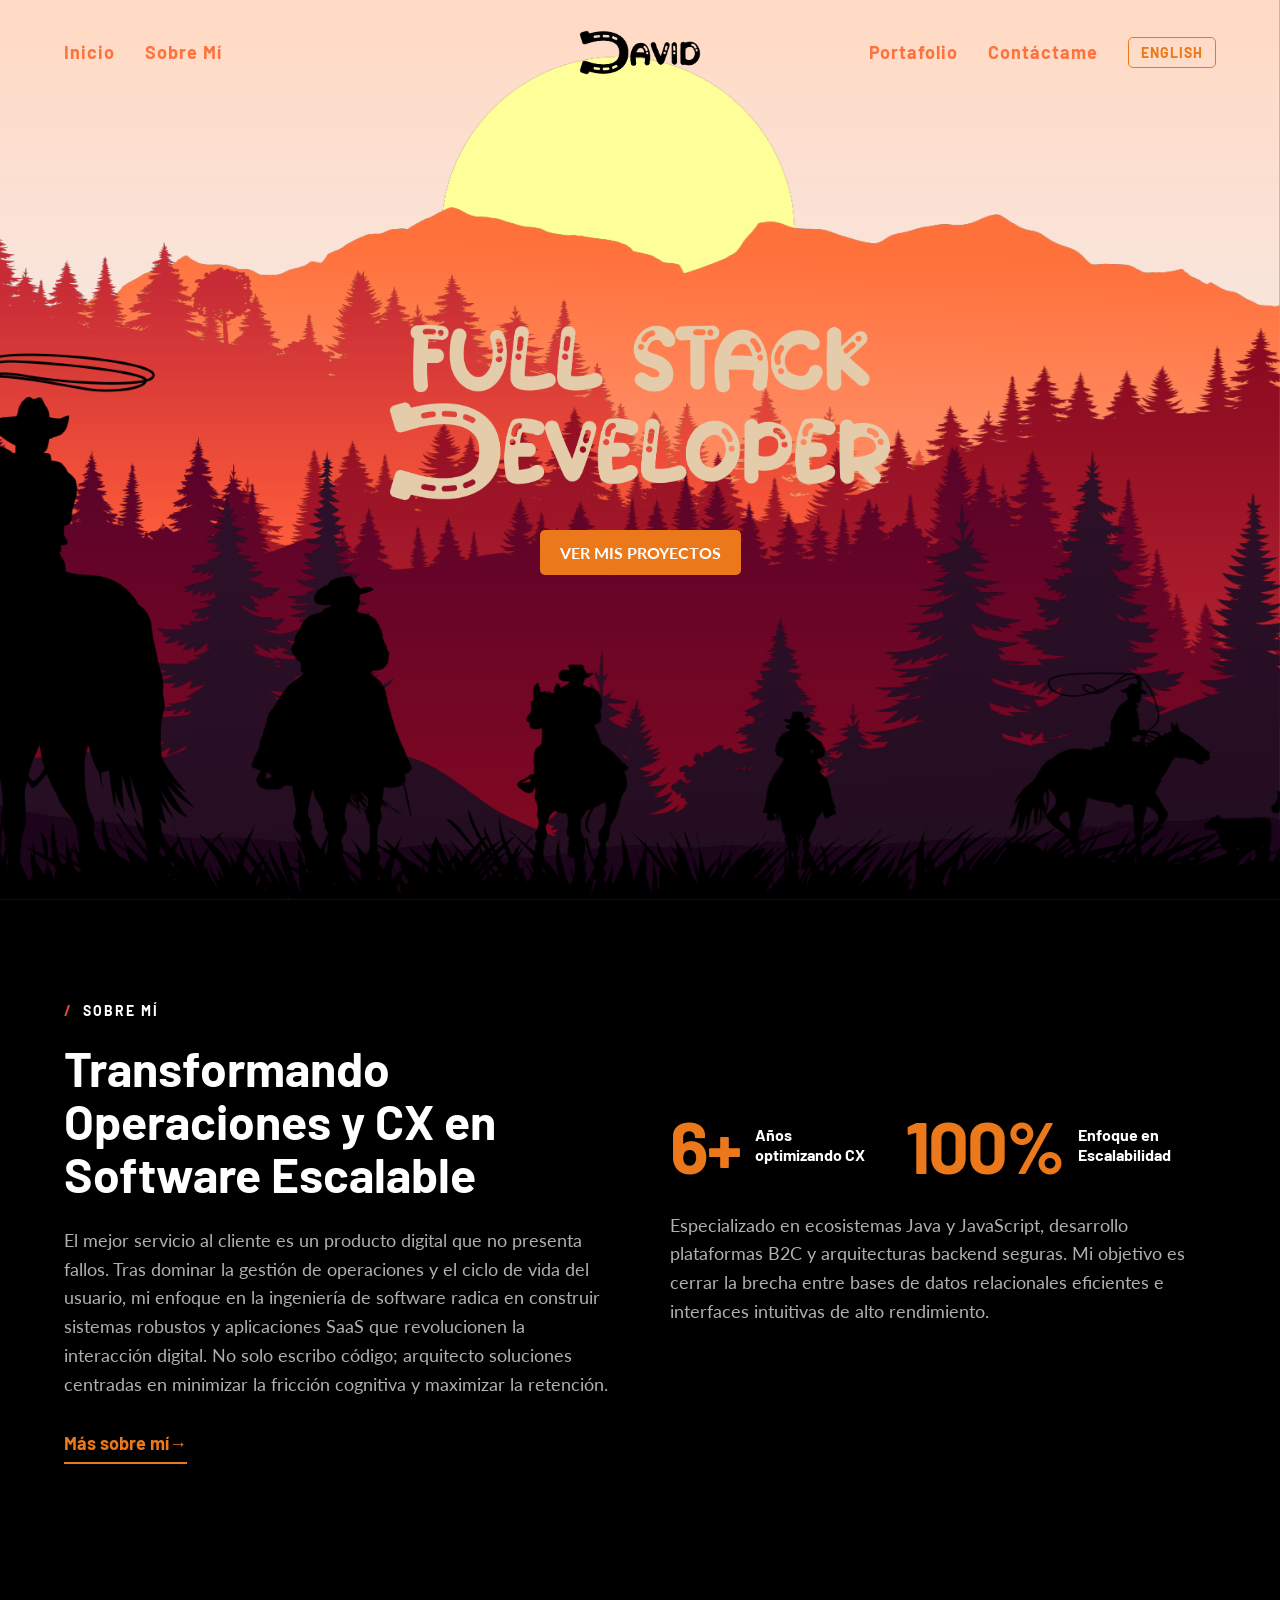
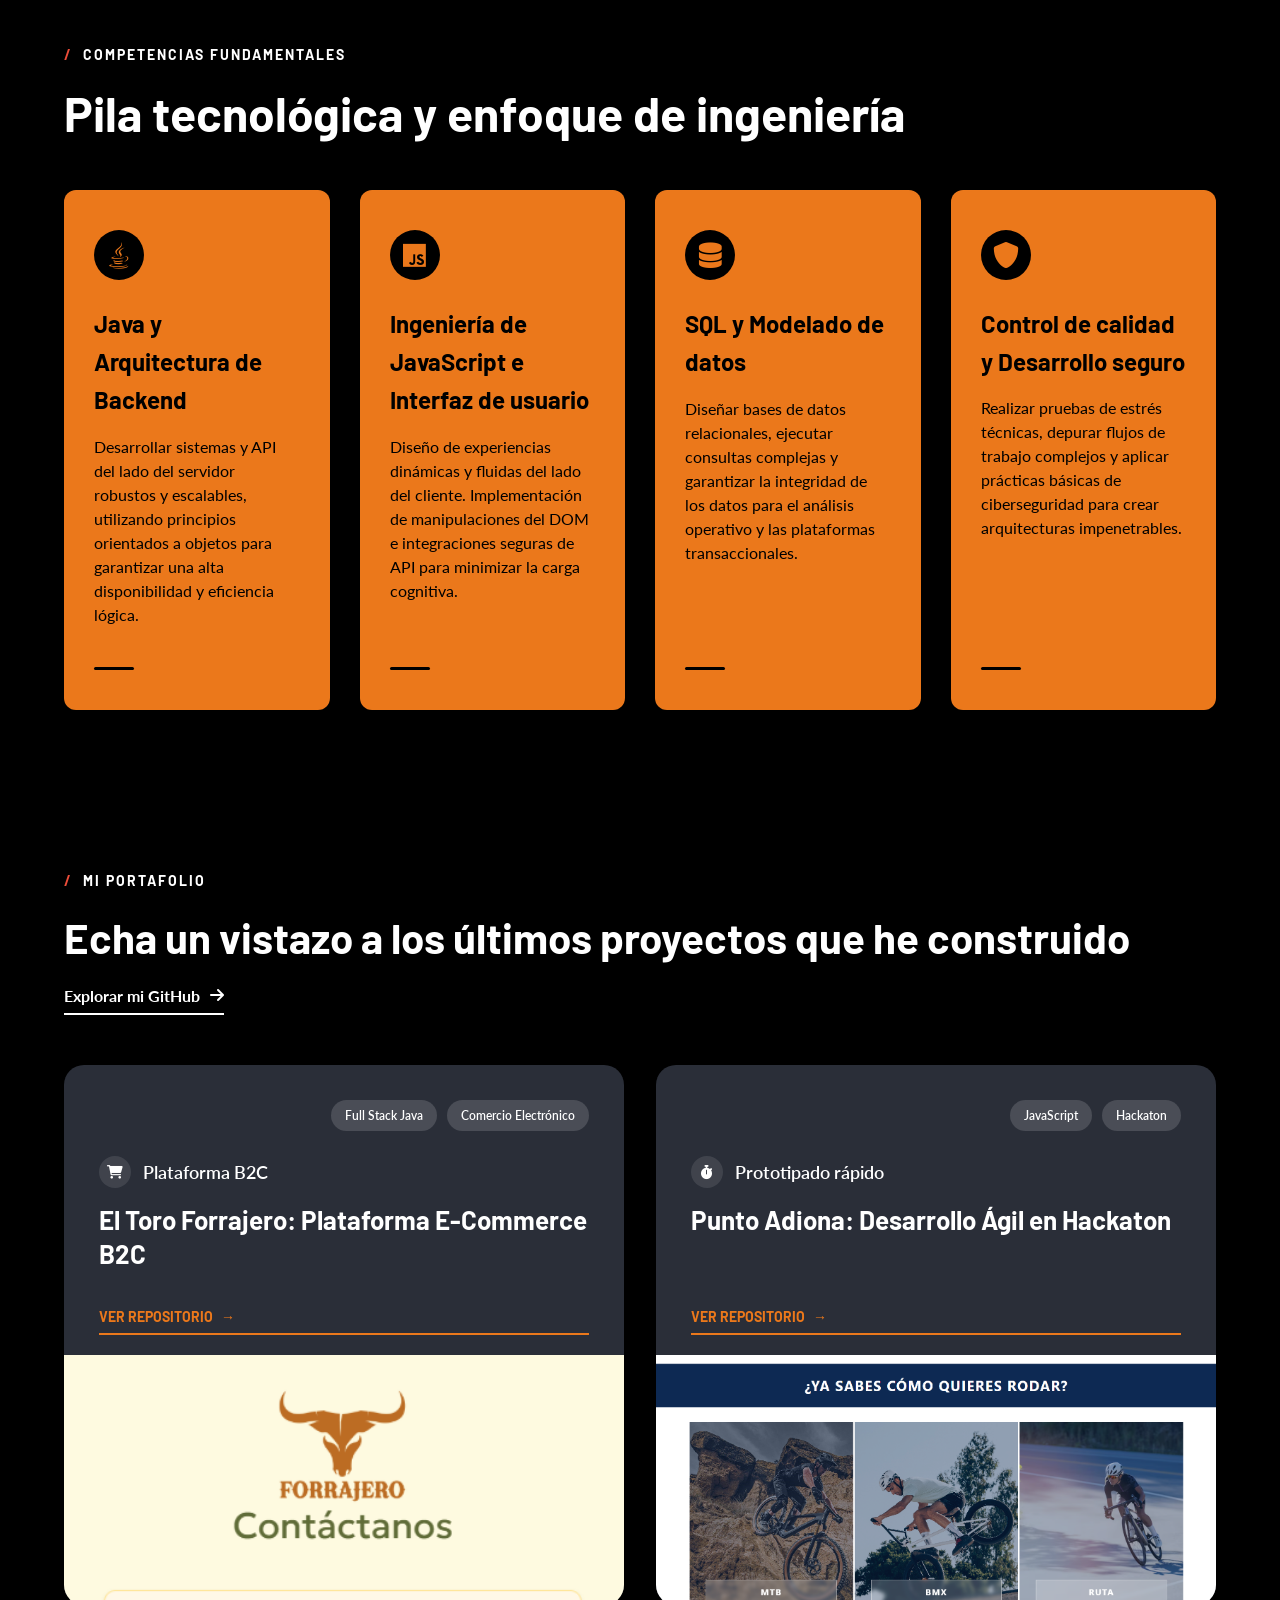
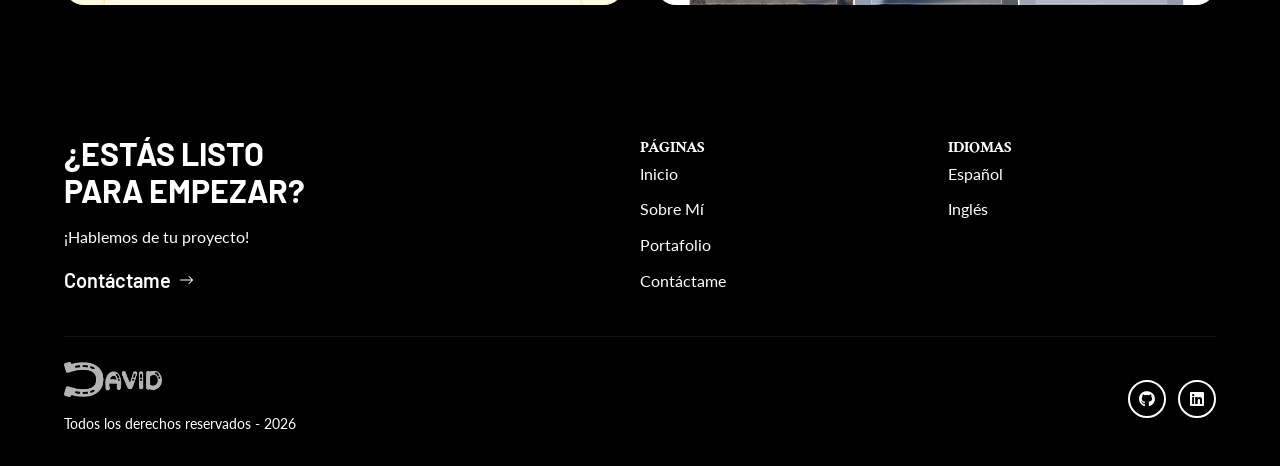
<file: index.html>
<!DOCTYPE html>
<html lang="es">
<head>
    <meta charset="UTF-8">
    <meta name="viewport" content="width=device-width, initial-scale=1.0">
    <title>Home - David Vargas - Portafolio</title>
    <meta name="description" content="Portafolio de David Vargas, Desarrollador Web.">

    
    <link rel="icon" type="image/png" href="assets/logos/imagotipo.png">
    <link rel="preconnect" href="https://fonts.googleapis.com">
    <link rel="preconnect" href="https://fonts.gstatic.com" crossorigin>
    <link rel="preconnect" href="https://cdnjs.cloudflare.com" crossorigin>
    <link rel="stylesheet" href="https://fonts.googleapis.com/css2?family=Barlow:wght@600;700&family=Crimson+Text:ital,wght@0,400;0,600;0,700;1,400;1,600;1,700&family=Lato:wght@400;700&display=swap">

    <link rel="stylesheet" href="css/index.css">

    <link rel="stylesheet" href="https://cdnjs.cloudflare.com/ajax/libs/font-awesome/6.0.0/css/all.min.css" media="print" onload="this.media='all'">
    <noscript><link rel="stylesheet" href="https://cdnjs.cloudflare.com/ajax/libs/font-awesome/6.0.0/css/all.min.css"></noscript>

    <link rel="preload" as="image" href="assets/home/1_home.png" fetchpriority="high">
    <link rel="preload" as="image" href="assets/logos/full_stack_d_beige.png" fetchpriority="high">
</head>
<body>

    <!-- ================= HEADER ================= -->
    <header class="header">
        <div class="container header-container">
            
            <nav class="nav-group nav-left">
                <a href="index.html" class="nav-link" data-i18n="nav_inicio">Inicio</a>
                <a href="about.html" class="nav-link" data-i18n="nav_sobre_mi">Sobre Mí</a>
            </nav>

            <div class="nav-group nav-center">
                <a href="index.html" class="logo">
                    <img src="assets/logos/logo_negro.png" alt="Logotipo David Vargas" class="logo-img">
                </a>
            </div>

            <nav class="nav-group nav-right">
                <a href="portafolio.html" class="nav-link" data-i18n="nav_portafolio">Portafolio</a>
                <a href="contac.html" class="nav-link" data-i18n="nav_contacto">Contáctame</a>
                <button id="lang-toggle" class="btn-secondary lang-btn">ENGLISH</button>
            </nav>
            
            <button class="mobile-menu-btn" id="mobile-menu-btn">
                <i class="fas fa-bars"></i>
            </button>
            
        </div>
    </header>

<main>
        <!-- ================= HERO PARALLAX (CAPAS) ================= -->
        <section id="home" class="parallax-hero">
            
            <!-- Capas de imágenes (de atrás hacia adelante) -->
            <img src="assets/home/1_home.png" class="parallax-layer layer-bg" alt="Fondo del escenario" decoding="async">
            <img src="assets/home/2_home.png" class="parallax-layer layer-mid" alt="Elementos medios" decoding="async">
            <img src="assets/home/3_home.png" class="parallax-layer layer-front" alt="Elementos medios" decoding="async">
            <img src="assets/home/4_home.png" class="parallax-layer layer-front" alt="Elementos medios" decoding="async">
            <img src="assets/home/5_home.png" class="parallax-layer layer-front" alt="Elementos medios" decoding="async">
            <img src="assets/home/6_home.png" class="parallax-layer layer-front" alt="Elementos medios" decoding="async">
            <img src="assets/home/7_home.png" class="parallax-layer layer-front" alt="Elementos medios" decoding="async">
            <img src="assets/home/8_home.png" class="parallax-layer layer-front" alt="Elementos medios" decoding="async">
            <img src="assets/home/9_home.png" class="parallax-layer layer-front" alt="Elementos frontales" decoding="async">

            <div class="hero-content parallax-content">
                <img src="assets/logos/full_stack_d_beige.png" alt="Logotipo o gráfico central" class="hero-center-img" decoding="async">
                <a href="portafolio.html" class="btn-primary" data-i18n="hero_btn">VER MIS PROYECTOS</a>
            </div>

        </section>

        <!-- ================= SECCIÓN: SOBRE MÍ ================= -->
        <section class="section about-section radial-glow" id="about">
            <div class="container about-container">
                
                <!-- Columna Izquierda: Entra desde la izquierda -->
                <div class="about-left reveal-left">
                    <span class="section-label"><span class="slash">/</span> <span data-i18n="about_label">SOBRE MÍ</span></span>
                    <h2 class="about-heading" data-i18n="about_heading">Transformando Operaciones y CX en Software Escalable</h2>
                    <p class="about-desc" data-i18n="about_desc1">
                        El mejor servicio al cliente es un producto digital que no presenta fallos. Tras dominar la gestión de operaciones y el ciclo de vida del usuario, mi enfoque en la ingeniería de software radica en construir sistemas robustos y aplicaciones SaaS que revolucionen la interacción digital. No solo escribo código; arquitecto soluciones centradas en minimizar la fricción cognitiva y maximizar la retención.
                    </p>
                    <a href="about.html" class="about-link"><span data-i18n="about_link">Más sobre mí</span> &rarr;</a>
                </div>

                <!-- Columna Derecha: Entra desde la derecha -->
                <div class="about-right reveal-right">
                    <div class="about-stats">
                        <div class="stat-block">
                            <span class="stat-num">6+</span>
                            <span class="stat-text" data-i18n="stat_years">Años <br>optimizando CX</span>
                        </div>
                        <div class="stat-block">
                            <span class="stat-num">100%</span>
                            <span class="stat-text" data-i18n="stat_focus">Enfoque en<br>Escalabilidad</span>
                        </div>
                    </div>
                    <p class="about-desc" data-i18n="about_desc2">
                        Especializado en ecosistemas Java y JavaScript, desarrollo plataformas B2C y arquitecturas backend seguras. Mi objetivo es cerrar la brecha entre bases de datos relacionales eficientes e interfaces intuitivas de alto rendimiento.
                    </p>
                </div>
                
            </div>
        </section>

        <!-- ================= SECCIÓN: HABILIDADES ================= -->
        <section id="skills" class="skills section radial-glow">
            <div class="container">
                
                <!-- Encabezado de la sección: Entra desde arriba -->
                <div class="skills-header reveal-down">
                    <div class="skills-title-wrapper">
                        <span class="section-label"><span class="slash">/</span> <span data-i18n="skills_label">COMPETENCIAS FUNDAMENTALES</span></span>
                        <h2 class="skills-heading" data-i18n="skills_heading">Pila tecnológica y enfoque de ingeniería</h2>
                    </div>
                </div>

                <!-- Grid de Tarjetas: Intercalado cuadrante por cuadrante -->
                <div class="grid-skills">
                    <!-- Tarjeta 1: Entra desde la izquierda -->
                    <div class="skill-card reveal-left">
                        <div class="skill-icon"><i class="fab fa-java"></i></div>
                        <h3 data-i18n="skill_1_title">Java y Arquitectura de Backend</h3>
                        <p data-i18n="skill_1_desc">Desarrollar sistemas y API del lado del servidor robustos y escalables, utilizando principios orientados a objetos para garantizar una alta disponibilidad y eficiencia lógica.</p>
                        <div class="skill-line"></div>
                    </div>
                    
                    <!-- Tarjeta 2: Entra descendiendo -->
                    <div class="skill-card reveal-down">
                        <div class="skill-icon"><i class="fab fa-js"></i></div>
                        <h3 data-i18n="skill_2_title">Ingeniería de JavaScript e Interfaz de usuario</h3>
                        <p data-i18n="skill_2_desc">Diseño de experiencias dinámicas y fluidas del lado del cliente. Implementación de manipulaciones del DOM e integraciones seguras de API para minimizar la carga cognitiva.</p>
                        <div class="skill-line"></div>
                    </div>
                    
                    <!-- Tarjeta 3: Entra ascendiendo -->
                    <div class="skill-card reveal">
                        <div class="skill-icon"><i class="fas fa-database"></i></div>
                        <h3 data-i18n="skill_3_title">SQL y Modelado de datos</h3>
                        <p data-i18n="skill_3_desc">Diseñar bases de datos relacionales, ejecutar consultas complejas y garantizar la integridad de los datos para el análisis operativo y las plataformas transaccionales.</p>
                        <div class="skill-line"></div>
                    </div>
                    
                    <!-- Tarjeta 4: Entra desde la derecha -->
                    <div class="skill-card reveal-right">
                        <div class="skill-icon"><i class="fas fa-shield-alt"></i></div>
                        <h3 data-i18n="skill_4_title">Control de calidad y Desarrollo seguro</h3>
                        <p data-i18n="skill_4_desc">Realizar pruebas de estrés técnicas, depurar flujos de trabajo complejos y aplicar prácticas básicas de ciberseguridad para crear arquitecturas impenetrables.</p>
                        <div class="skill-line"></div>
                    </div>
                </div>
                
            </div>
        </section>

        <!-- ================= SECCIÓN: PORTAFOLIO ================= -->
        <section id="portfolio" class="portfolio section radial-glow">
            <div class="container">
                
                <!-- Encabezado: Entra desde arriba -->
                <div class="portfolio-intro-top reveal-down">
                    <span class="section-label"><span class="slash">/</span> <span data-i18n="portfolio_label">MI PORTAFOLIO</span></span>
                    <h2 class="portfolio-heading" data-i18n="portfolio_heading">Echa un vistazo a los últimos proyectos que he realizado</h2>
                    <a href="https://github.com/D-a-v-i-d-Vargas" target="_blank" class="browse-link"><span data-i18n="portfolio_link">Explorar mi GitHub</span> <i class="fas fa-arrow-right"></i></a>
                </div>

                <!-- CONTENEDOR GRID DE TARJETAS: Flujo alternado entre tarjetas -->
                <div class="portfolio-cards-grid">
                    
                    <!-- ====== TARJETA 1: EL TORO FORRAJERO (Desde la izquierda) ====== -->
                    <div class="portfolio-card reveal-left">
                        <div class="card-content">
                            <div class="card-tags">
                                <span class="tag" data-i18n="tag_fullstack">Full Stack Java</span>
                                <span class="tag" data-i18n="tag_ecommerce">E-Commerce</span>
                            </div>
                            <div class="client-info">
                                <div class="client-icon"><i class="fas fa-shopping-cart"></i></div>
                                <span class="client-name" data-i18n="port_1_client">Plataforma B2C</span>
                            </div>
                            <h3 class="card-title" data-i18n="port_1_title">El Toro Forrajero: Plataforma de Comercio electrónico B2C</h3>
                            <a href="https://github.com/D-a-v-i-d-Vargas/Toro-Forrajero-Ecommerce" target="_blank" class="about-link repo-link">
                                <span data-i18n="btn_repo">Ver Repositorio</span> &rarr;
                            </a>
                        </div>
                        <div class="card-image">
                            <img src="assets/toro_forrajero.png" alt="El Toro Forrajero Ecommerce" loading="lazy" decoding="async">
                        </div>
                    </div>

                    <!-- ====== TARJETA 2: HACKATON PUNTO ADIONA (Desde la derecha) ====== -->
                    <div class="portfolio-card reveal-right">
                        <div class="card-content">
                            <div class="card-tags">
                                <span class="tag">JavaScript</span>
                                <span class="tag" data-i18n="tag_hackaton">Hackaton</span>
                            </div>
                            <div class="client-info">
                                <div class="client-icon"><i class="fas fa-stopwatch"></i></div>
                                <span class="client-name" data-i18n="port_2_client">Prototipado rápido</span>
                            </div>
                            <h3 class="card-title" data-i18n="port_2_title">Punto Adiona: Desarrollo Ágil en Hackaton</h3>
                            <a href="https://github.com/D-a-v-i-d-Vargas/Hackaton-Punto-Adiona" target="_blank" class="about-link repo-link">
                                <span data-i18n="btn_repo">Ver Repositorio</span> &rarr;
                            </a>
                        </div>
                        <div class="card-image">
                            <img src="assets/punto_adiona.png" alt="Hackaton Punto Adiona" loading="lazy" decoding="async">
                        </div>
                    </div>

                </div>
            </div>
        </section>
</main>

    <!-- ================= FOOTER ================= -->
    <footer id="contacto" class="footer">
        <div class="container footer-container">
            <div class="footer-top">
                <div class="footer-cta-col reveal-left">
                    <h2 class="footer-cta-title" data-i18n="footer_cta_title">¿ESTÁS LISTO<br>PARA EMPEZAR?</h2>
                    <p class="footer-text" data-i18n="footer_cta_text">¡Hablemos de tu proyecto, enviame un email!</p>
                    
                    <a href="mailto:david.vargas011@ebc.edu.mx" class="footer-link-container">
                        <p data-i18n="footer_cta_link" data-text="Contáctame">Contáctame</p>
                        <svg viewBox="0 0 16 16" class="bi bi-arrow-right" fill="currentColor" height="20" width="20" xmlns="http://www.w3.org/2000/svg">
                            <path d="M1 8a.5.5 0 0 1 .5-.5h11.793l-3.147-3.146a.5.5 0 0 1 .708-.708l4 4a.5.5 0 0 1 0 .708l-4 4a.5.5 0 0 1-.708-.708L13.293 8.5H1.5A.5.5 0 0 1 1 8z"></path>
                        </svg>
                    </a>
                </div>
                <div class="footer-links-col reveal-down">
                    <h4 class="footer-heading" data-i18n="footer_pages_title" >PÁGINAS</h4>
                    <ul class="footer-menu">
                        <li><a href="index.html" data-i18n="nav_inicio">Inicio</a></li>
                        <li><a href="about.html" data-i18n="nav_sobre_mi">Sobre Mí</a></li>
                        <li><a href="portafolio.html" data-i18n="nav_portafolio">Portafolio</a></li>
                        <li><a href="contac.html" data-i18n="nav_contacto">Contáctame</a></li>
                    </ul>
                </div>
                <div class="footer-links-col reveal-right">
                    <h4 class="footer-heading" data-i18n="footer_lang_title">IDIOMAS</h4>
                    <ul class="footer-menu">
                        <li><a href="#" id="lang-es" data-i18n="footer_lang_es">Español</a></li>
                        <li><a href="#" id="lang-en"data-i18n="footer_lang_en">Inglés</a></li>
                    </ul>
                </div>
            </div>
            <div class="footer-bottom reveal">
                <div class="footer-copyright">
                    <a href="index.html" class="footer-logo-link">
                        <img src="assets/logos/logo_blanco.png" alt="Logo David Vargas" class="footer-logo-img">
                    </a>
                    <span class="copyright-text" data-i18n="footer_copyright">Todos los derechos reservados - 2026</span>
                </div>
                <div class="footer-socials">
                    <a href="https://github.com/D-a-v-i-d-Vargas" aria-label="GitHub"><i class="fab fa-github"></i></a>
                    <a href="https://www.linkedin.com/in/david-vargas-3700951bb/" aria-label="LinkedIn"><i class="fab fa-linkedin"></i></a>
                </div>
            </div>
        </div>
    </footer>

    <script src="js/index.js" defer></script>
</body>
</html>
</file>
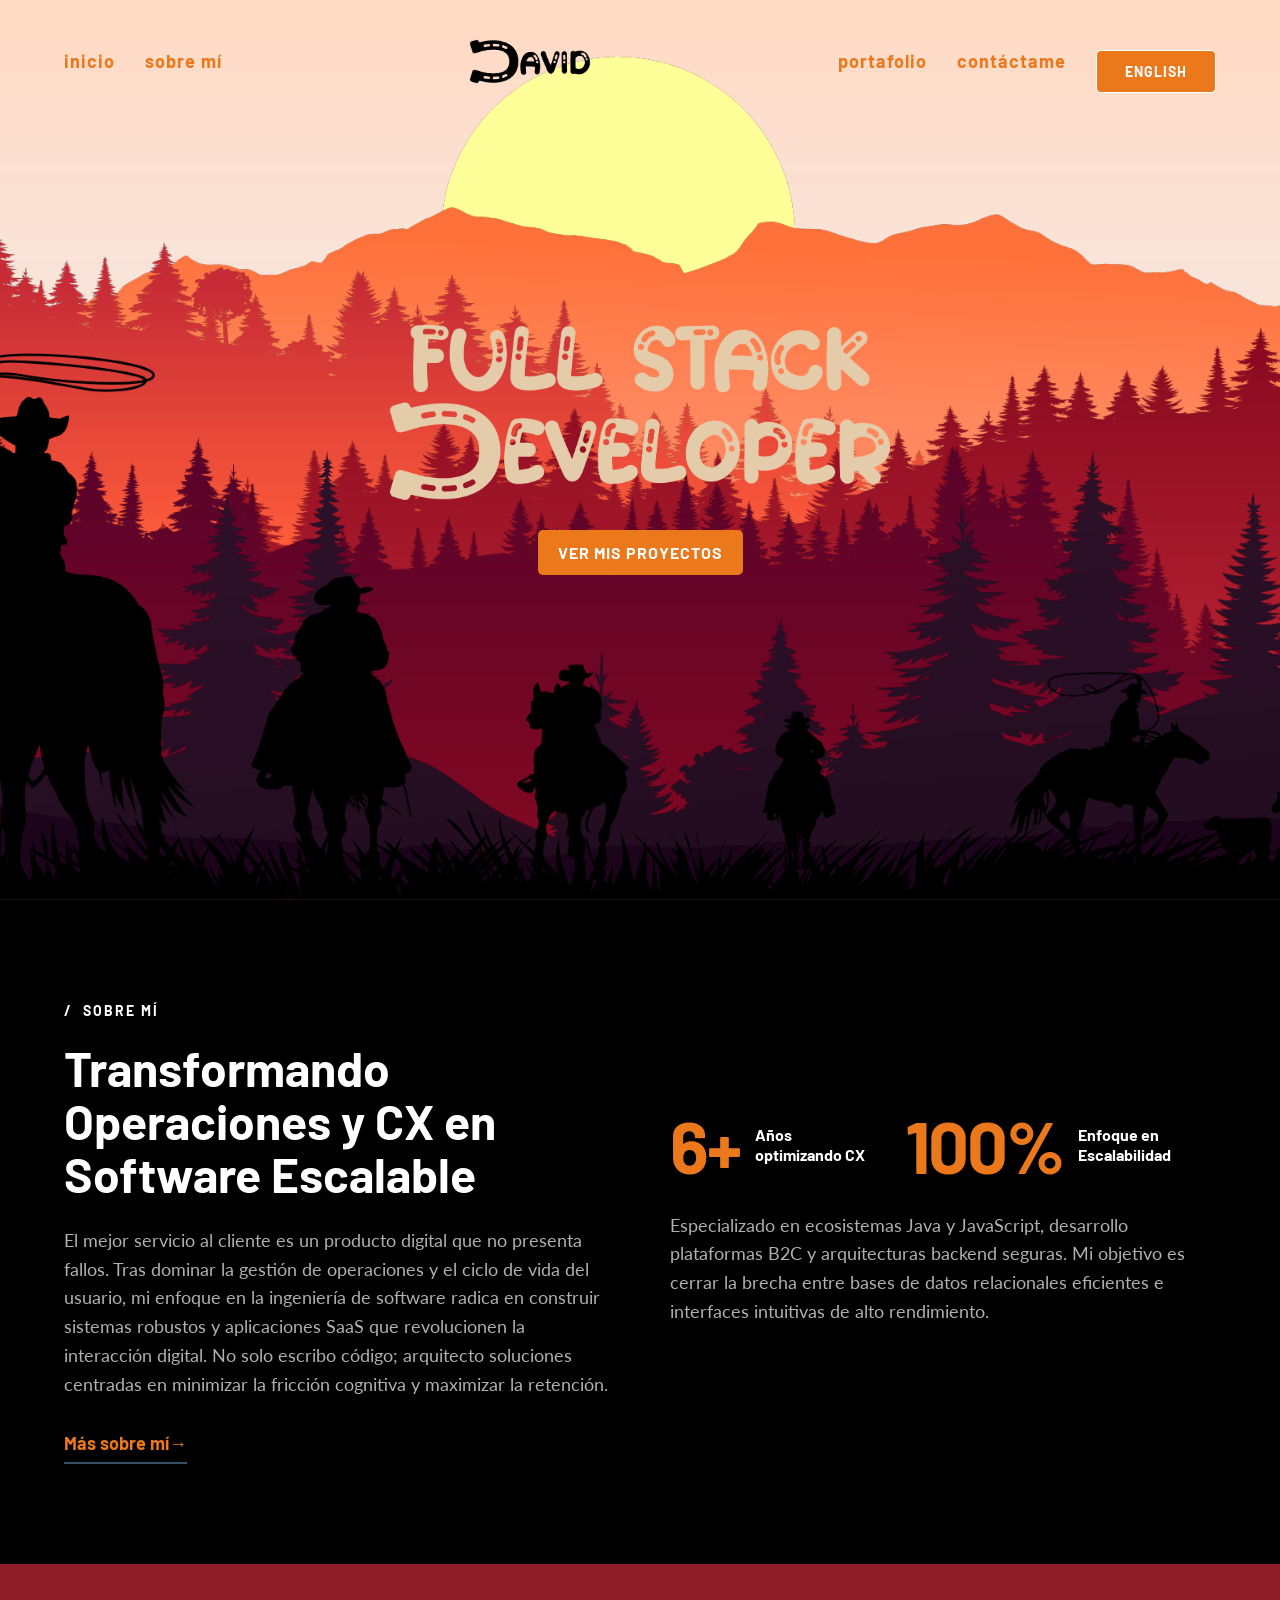
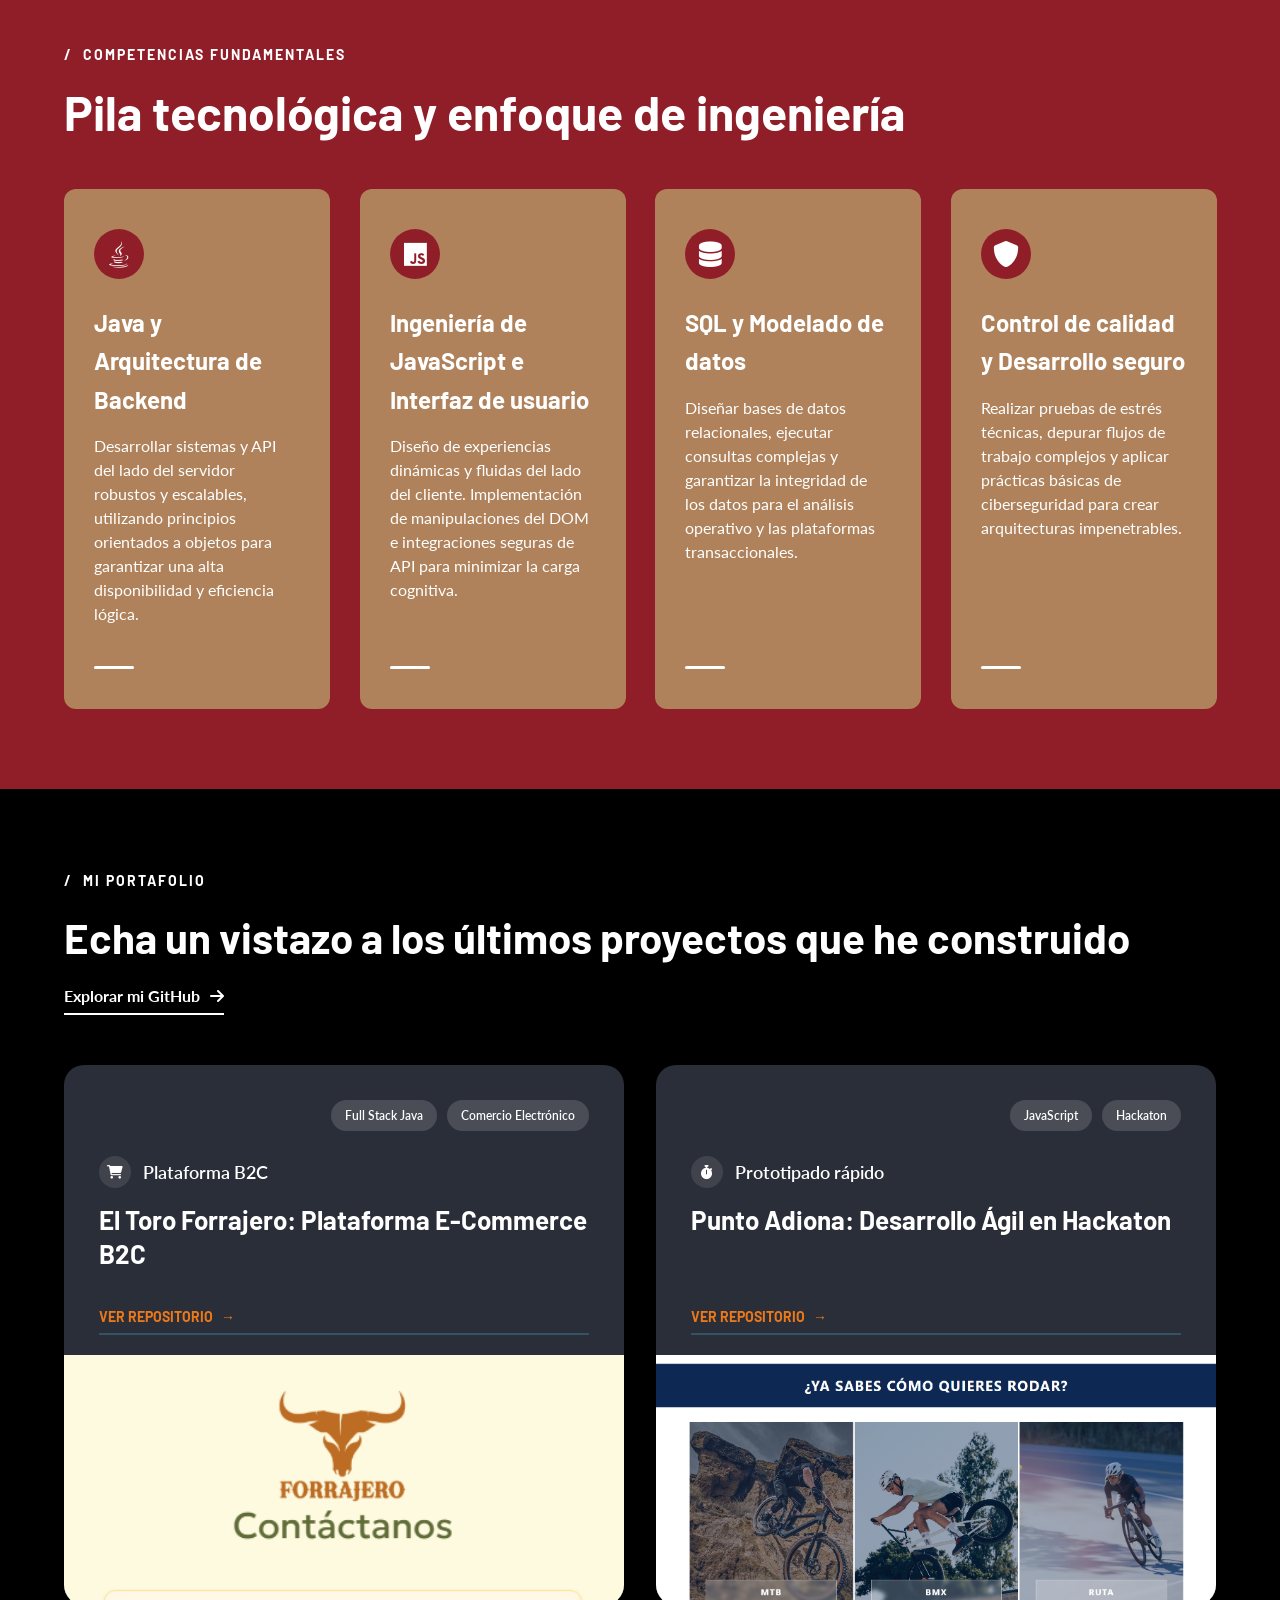
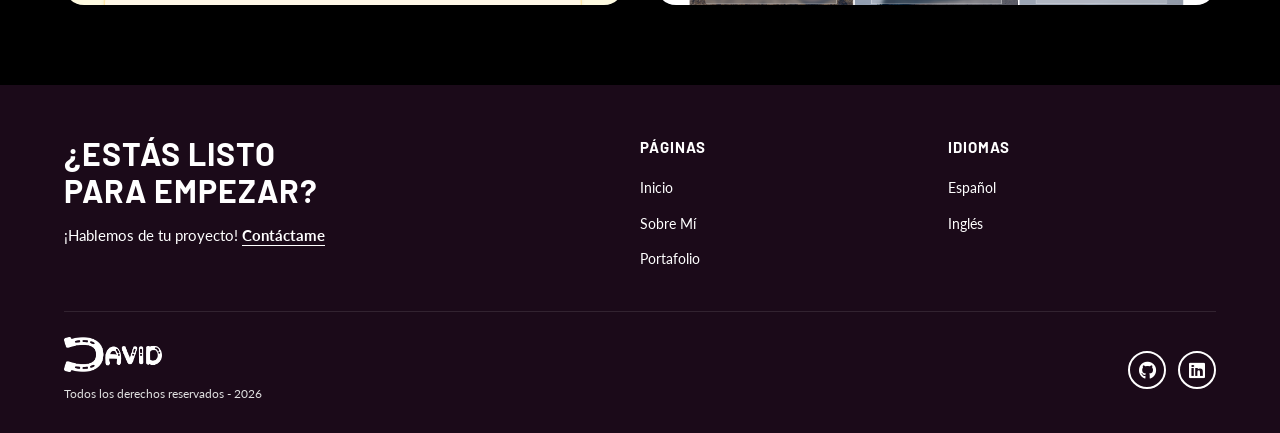
<file: Portafolio David/html/index.html>
<!DOCTYPE html>
<html lang="es">
<head>
    <meta charset="UTF-8">
    <meta name="viewport" content="width=device-width, initial-scale=1.0">
    <title>Home - David Vargas - Portafolio</title>
    <meta name="description" content="Portafolio de David Vargas, Desarrollador Web.">
    
    <!-- Conexiones tempranas a dominios externos: ahorra el handshake DNS/TLS -->
    <link rel="preconnect" href="https://fonts.googleapis.com">
    <link rel="preconnect" href="https://fonts.gstatic.com" crossorigin>
    <link rel="preconnect" href="https://cdnjs.cloudflare.com" crossorigin>

        <!-- Fuentes: antes se cargaban con @import dentro del CSS (bloqueaba en cadena).
            Ahora se piden aquí para que salgan en paralelo con el resto. -->
    <link rel="stylesheet" href="https://fonts.googleapis.com/css2?family=Barlow:wght@600;700&family=Crimson+Text:ital,wght@0,400;0,600;0,700;1,400;1,600;1,700&family=Lato:wght@400;700&display=swap">

    <!-- Enlace a tu archivo CSS externo (Ruta relativa) -->
    <link rel="stylesheet" href="css/index.css">

        <!-- Iconos (FontAwesome): se cargan SIN bloquear el primer pintado.
            media="print" + onload es el truco estándar para que el navegador
            no espere esta hoja pesada antes de mostrar la página. -->
    <link rel="stylesheet" href="https://cdnjs.cloudflare.com/ajax/libs/font-awesome/6.0.0/css/all.min.css" media="print" onload="this.media='all'">
    <noscript><link rel="stylesheet" href="https://cdnjs.cloudflare.com/ajax/libs/font-awesome/6.0.0/css/all.min.css"></noscript>

    <!-- Precarga de imágenes críticas para el Hero (Above the Fold) -->
    <link rel="preload" as="image" href="assets/home/1_home.png" fetchpriority="high">
    <link rel="preload" as="image" href="assets/logos/full_stack_d_beige.png" fetchpriority="high">
</head>
<body>

<!-- ================= HEADER ================= -->
    <header class="header">
        <div class="container header-container">
            
            <!-- Grupo Izquierdo -->
            <nav class="nav-group nav-left">
                <a href="index.html" class="nav-link" data-i18n="nav_inicio">Inicio</a>
                <a href="about.html" class="nav-link" data-i18n="nav_sobre_mi">Sobre Mí</a>
            </nav>

            <!-- Grupo Centro (Logo) -->
            <div class="nav-group nav-center">
                <a href="index.html" class="logo">
                    <img src="assets/logos/logo_negro.png" alt="Logotipo David Vargas" class="logo-img">
                </a>
            </div>

            <!-- Grupo Derecho -->
            <nav class="nav-group nav-right">
                <a href="portafolio.html" class="nav-link" data-i18n="nav_portafolio">Portafolio</a>
                <a href="contac.html" class="nav-link" data-i18n="nav_contacto">Contáctame</a>
                
                <!-- Botón de idioma integrado a la derecha -->
                <button id="btn-idioma" class="btn-secondary lang-btn" data-i18n="btn_idioma">English</button>
            </nav>
            
            <!-- Botón hamburguesa para móviles -->
            <button class="mobile-menu-btn" id="mobile-menu-btn">
                <i class="fas fa-bars"></i>
            </button>
            
        </div>
    </header>

    <!-- ================= MAIN BODY ================= -->
    <main>
        <!-- ================= HERO PARALLAX (CAPAS) ================= -->
<section id="home" class="parallax-hero">
    
    <!-- Capas de imágenes (de atrás hacia adelante) -->
    <img src="assets/home/1_home.png" class="parallax-layer layer-bg" alt="Fondo del escenario" decoding="async">
    <img src="assets/home/2_home.png" class="parallax-layer layer-mid" alt="Elementos medios" decoding="async">
    <img src="assets/home/3_home.png" class="parallax-layer layer-front" alt="Elementos medios" decoding="async">
    <img src="assets/home/4_home.png" class="parallax-layer layer-front" alt="Elementos medios" decoding="async">
    <img src="assets/home/5_home.png" class="parallax-layer layer-front" alt="Elementos medios" decoding="async">
    <img src="assets/home/6_home.png" class="parallax-layer layer-front" alt="Elementos medios" decoding="async">
    <img src="assets/home/7_home.png" class="parallax-layer layer-front" alt="Elementos medios" decoding="async">
    <img src="assets/home/8_home.png" class="parallax-layer layer-front" alt="Elementos medios" decoding="async">
    <img src="assets/home/9_home.png" class="parallax-layer layer-front" alt="Elementos frontales" decoding="async">

<div class="hero-content parallax-content">
        
    <!-- 1. Aquí insertamos tu nueva imagen central -->
    <img src="assets/logos/full_stack_d_beige.png" alt="Logotipo o gráfico central" class="hero-center-img" decoding="async">
        
    <!-- 2. Mantenemos el botón intacto justo debajo -->
    <a href="#portfolio" class="btn-primary" data-i18n="hero_btn">VER MIS PROYECTOS</a>
</div>

</section>

        <!-- ================= SECCIÓN: SOBRE MÍ ================= -->
<section class="section about-section reveal" id="about">
    <div class="container about-container">
        
        <!-- Columna Izquierda -->
        <div class="about-left">
            <span class="section-label"><span class="slash">/</span> <span data-i18n="about_label">SOBRE MÍ</span></span>
            <h2 class="about-heading" data-i18n="about_heading">Transformando Operaciones y CX en Software Escalable</h2>
            <p class="about-desc" data-i18n="about_desc1">
                El mejor servicio al cliente es un producto digital que no presenta fallos. Tras dominar la gestión de operaciones y el ciclo de vida del usuario, mi enfoque en la ingeniería de software radica en construir sistemas robustos y aplicaciones SaaS que revolucionen la interacción digital. No solo escribo código; arquitecto soluciones centradas en minimizar la fricción cognitiva y maximizar la retención.
            </p>
            <a href="about.html" class="about-link"><span data-i18n="about_link">Más sobre mí</span> &rarr;</a>
        </div>

        <!-- Columna Derecha -->
        <div class="about-right">
            <div class="about-stats">
                <div class="stat-block">
                    <span class="stat-num">6+</span>
                    <span class="stat-text" data-i18n="stat_years">Años <br>optimizando CX</span>
                </div>
                <div class="stat-block">
                    <span class="stat-num">100%</span>
                    <span class="stat-text" data-i18n="stat_focus">Enfoque en<br>Escalabilidad</span>
                </div>
            </div>
            <p class="about-desc" data-i18n="about_desc2">
                Especializado en ecosistemas Java y JavaScript, desarrollo plataformas B2C y arquitecturas backend seguras. Mi objetivo es cerrar la brecha entre bases de datos relacionales eficientes e interfaces intuitivas de alto rendimiento.
            </p>
        </div>
        
    </div>
</section>

        <!-- ================= SECCIÓN: HABILIDADES ================= -->
<section id="skills" class="skills section reveal">
    <div class="container">
        
        <!-- Encabezado de la sección -->
        <div class="skills-header">
            <div class="skills-title-wrapper">
                <span class="section-label"><span class="slash">/</span> <span data-i18n="skills_label">COMPETENCIAS FUNDAMENTALES</span></span>
                <h2 class="skills-heading" data-i18n="skills_heading">Pila tecnológica y enfoque de ingeniería</h2>
            </div>
        </div>

        <!-- Grid de Tarjetas -->
        <div class="grid-skills">
            <!-- Tarjeta 1 -->
            <div class="skill-card reveal">
                <div class="skill-icon"><i class="fab fa-java"></i></div>
                <h3 data-i18n="skill_1_title">Java y Arquitectura de Backend</h3>
                <p data-i18n="skill_1_desc">Desarrollar sistemas y API del lado del servidor robustos y escalables, utilizando principios orientados a objetos para garantizar una alta disponibilidad y eficiencia lógica.</p>
                <div class="skill-line"></div>
            </div>
            
            <!-- Tarjeta 2 -->
            <div class="skill-card reveal">
                <div class="skill-icon"><i class="fab fa-js"></i></div>
                <h3 data-i18n="skill_2_title">Ingeniería de JavaScript e Interfaz de usuario</h3>
                <p data-i18n="skill_2_desc">Diseño de experiencias dinámicas y fluidas del lado del cliente. Implementación de manipulaciones del DOM e integraciones seguras de API para minimizar la carga cognitiva.</p>
                <div class="skill-line"></div>
            </div>
            
            <!-- Tarjeta 3 -->
            <div class="skill-card reveal">
                <div class="skill-icon"><i class="fas fa-database"></i></div>
                <h3 data-i18n="skill_3_title">SQL y Modelado de datos</h3>
                <p data-i18n="skill_3_desc">Diseñar bases de datos relacionales, ejecutar consultas complejas y garantizar la integridad de los datos para el análisis operativo y las plataformas transaccionales.</p>
                <div class="skill-line"></div>
            </div>
            
            <!-- Tarjeta 4 -->
            <div class="skill-card reveal">
                <div class="skill-icon"><i class="fas fa-shield-alt"></i></div>
                <h3 data-i18n="skill_4_title">Control de calidad y Desarrollo seguro</h3>
                <p data-i18n="skill_4_desc">Realizar pruebas de estrés técnicas, depurar flujos de trabajo complejos y aplicar prácticas básicas de ciberseguridad para crear arquitecturas impenetrables.</p>
                <div class="skill-line"></div>
            </div>
        </div>
        
    </div>
</section>

<!-- ================= SECCIÓN: PORTAFOLIO ================= -->
<section id="portfolio" class="portfolio section reveal">
    <div class="container">
        
        <!-- ENCABEZADO SEPARADO -->
        <div class="portfolio-intro-top">
            <span class="section-label"><span class="slash">/</span> <span data-i18n="portfolio_label">MI PORTAFOLIO</span></span>
            <h2 class="portfolio-heading" data-i18n="portfolio_heading">Echa un vistazo a los últimos proyectos que he realizado</h2>
            <a href="https://github.com/D-a-v-i-d-Vargas" target="_blank" class="browse-link"><span data-i18n="portfolio_link">Explorar mi GitHub</span> <i class="fas fa-arrow-right"></i></a>
        </div>

        <!-- CONTENEDOR GRID DE TARJETAS -->
        <div class="portfolio-cards-grid">
            
            <!-- ====== TARJETA 1: EL TORO FORRAJERO ====== -->
            <div class="portfolio-card reveal">
                <div class="card-content">
                    <div class="card-tags">
                        <span class="tag" data-i18n="tag_fullstack">Full Stack Java</span>
                        <span class="tag" data-i18n="tag_ecommerce">E-Commerce</span>
                    </div>
                    <div class="client-info">
                        <div class="client-icon"><i class="fas fa-shopping-cart"></i></div>
                        <span class="client-name" data-i18n="port_1_client">Plataforma B2C</span>
                    </div>
                    <h3 class="card-title" data-i18n="port_1_title">El Toro Forrajero: Plataforma de Comercio electrónico B2C</h3>
                    <!-- Enlace directo al repo con la nueva clase repo-link -->
                    <a href="https://github.com/D-a-v-i-d-Vargas/Toro-Forrajero-Ecommerce" target="_blank" class="about-link repo-link">
                        <span data-i18n="btn_repo">Ver Repositorio</span> &rarr;
                    </a>
                </div>
                <div class="card-image">
                    <!-- Sustituye esta imagen por una captura real de tu e-commerce -->
                    <img src="assets/toro_forrajero.png" alt="El Toro Forrajero Ecommerce" loading="lazy" decoding="async">
                </div>
            </div>

            <!-- ====== TARJETA 2: HACKATON PUNTO ADIONA ====== -->
            <div class="portfolio-card reveal">
                <div class="card-content">
                    <div class="card-tags">
                        <span class="tag">JavaScript</span>
                        <span class="tag" data-i18n="tag_hackaton">Hackaton</span>
                    </div>
                    <div class="client-info">
                        <div class="client-icon"><i class="fas fa-stopwatch"></i></div>
                        <span class="client-name" data-i18n="port_2_client">Prototipado rápido</span>
                    </div>
                    <h3 class="card-title" data-i18n="port_2_title">Punto Adiona: Desarrollo Ágil en Hackaton</h3>
                    <a href="https://github.com/D-a-v-i-d-Vargas/Hackaton-Punto-Adiona" target="_blank" class="about-link repo-link">
                        <span data-i18n="btn_repo">Ver Repositorio</span> &rarr;
                    </a>
                </div>
                <div class="card-image">
                    <img src="assets/punto_adiona.png" alt="Hackaton Punto Adiona" loading="lazy" decoding="async">
                </div>
            </div>

        </div>
    </div>
</section>

<!-- ================= SECCIÓN: FOOTER ================= -->
<footer id="contacto" class="footer reveal">
    <div class="container">
        
        <!-- Parte Superior: 3 Columnas -->
        <div class="footer-top">
            
            <!-- Columna 1: Llamada a la acción -->
            <div class="footer-cta-col">
                <h2 class="footer-cta-title" data-i18n="footer_cta_title">¿ESTÁS LISTO<br>PARA EMPEZAR?</h2>
                <p class="footer-text">
                    <span data-i18n="footer_cta_text">¡Hablemos de tu proyecto!</span> <a href="mailto:tu-correo@email.com" class="footer-link" data-i18n="footer_cta_link">Contáctame</a>
                </p>
            </div>
            
            <!-- Columna 2: Páginas -->
            <div class="footer-links-col">
                <h4 class="footer-heading" data-i18n="footer_pages_title">PÁGINAS</h4>
                <ul class="footer-menu">
                    <li><a href="index.html" data-i18n="nav_inicio">Inicio</a></li>
                    <li><a href="about.html" data-i18n="nav_sobre_mi">Sobre mí</a></li>
                    <li><a href="portafolio.html" data-i18n="nav_portafolio">Contáctame</a></li>
                </ul>
            </div>
            
            <!-- Columna 3: Idiomas -->
            <div class="footer-links-col">
                <h4 class="footer-heading" data-i18n="footer_lang_title">IDIOMAS</h4>
                <ul class="footer-menu">
                    <li><a href="#" id="lang-es" data-i18n="footer_lang_es">Español</a></li>
                    <li><a href="#" id="lang-en" data-i18n="footer_lang_en">Inglés</a></li>
                </ul>
            </div>

        </div>

        <!-- Parte Inferior: Derechos y Redes -->
        <div class="footer-bottom">
            
            <div class="footer-copyright">
                <a href="#home" class="footer-logo-link">
                    <img src="assets/logos/logo_blanco.png" alt="Logo David Vargas" class="footer-logo-img" loading="lazy" decoding="async">
                </a>
                <span class="copyright-text" data-i18n="footer_copyright">Todos los derechos reservados - 2026</span>
            </div>
            
            <div class="footer-socials">
                <a href="https://github.com/D-a-v-i-d-Vargas" aria-label="GitHub"><i class="fab fa-github"></i></a>
                <a href="https://www.linkedin.com/in/david-vargas-3700951bb/" aria-label="LinkedIn"><i class="fab fa-linkedin"></i></a>
            </div>

        </div>
        
    </div>
</footer>

<!-- El atributo 'defer' evita que el script bloquee el renderizado del DOM -->
    <script src="js/index.js" defer></script>
</body>
</html>
</file>
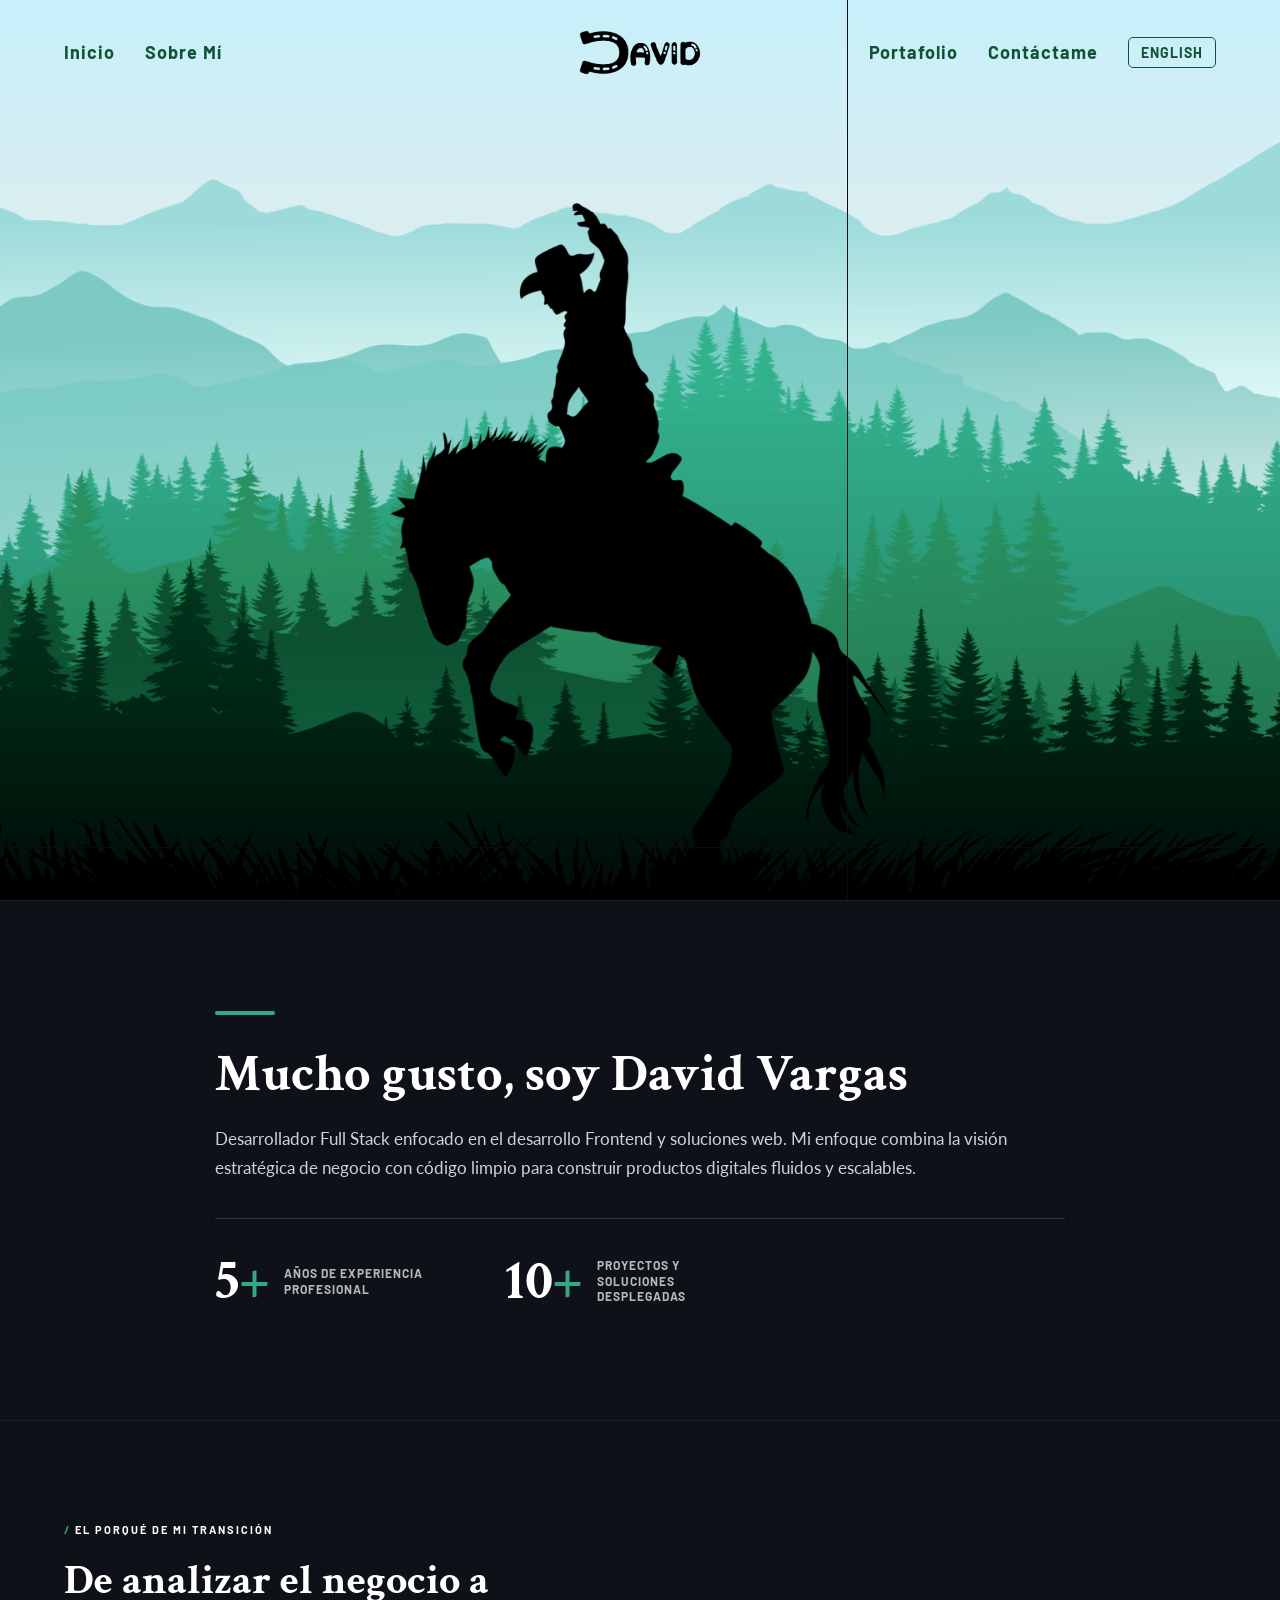
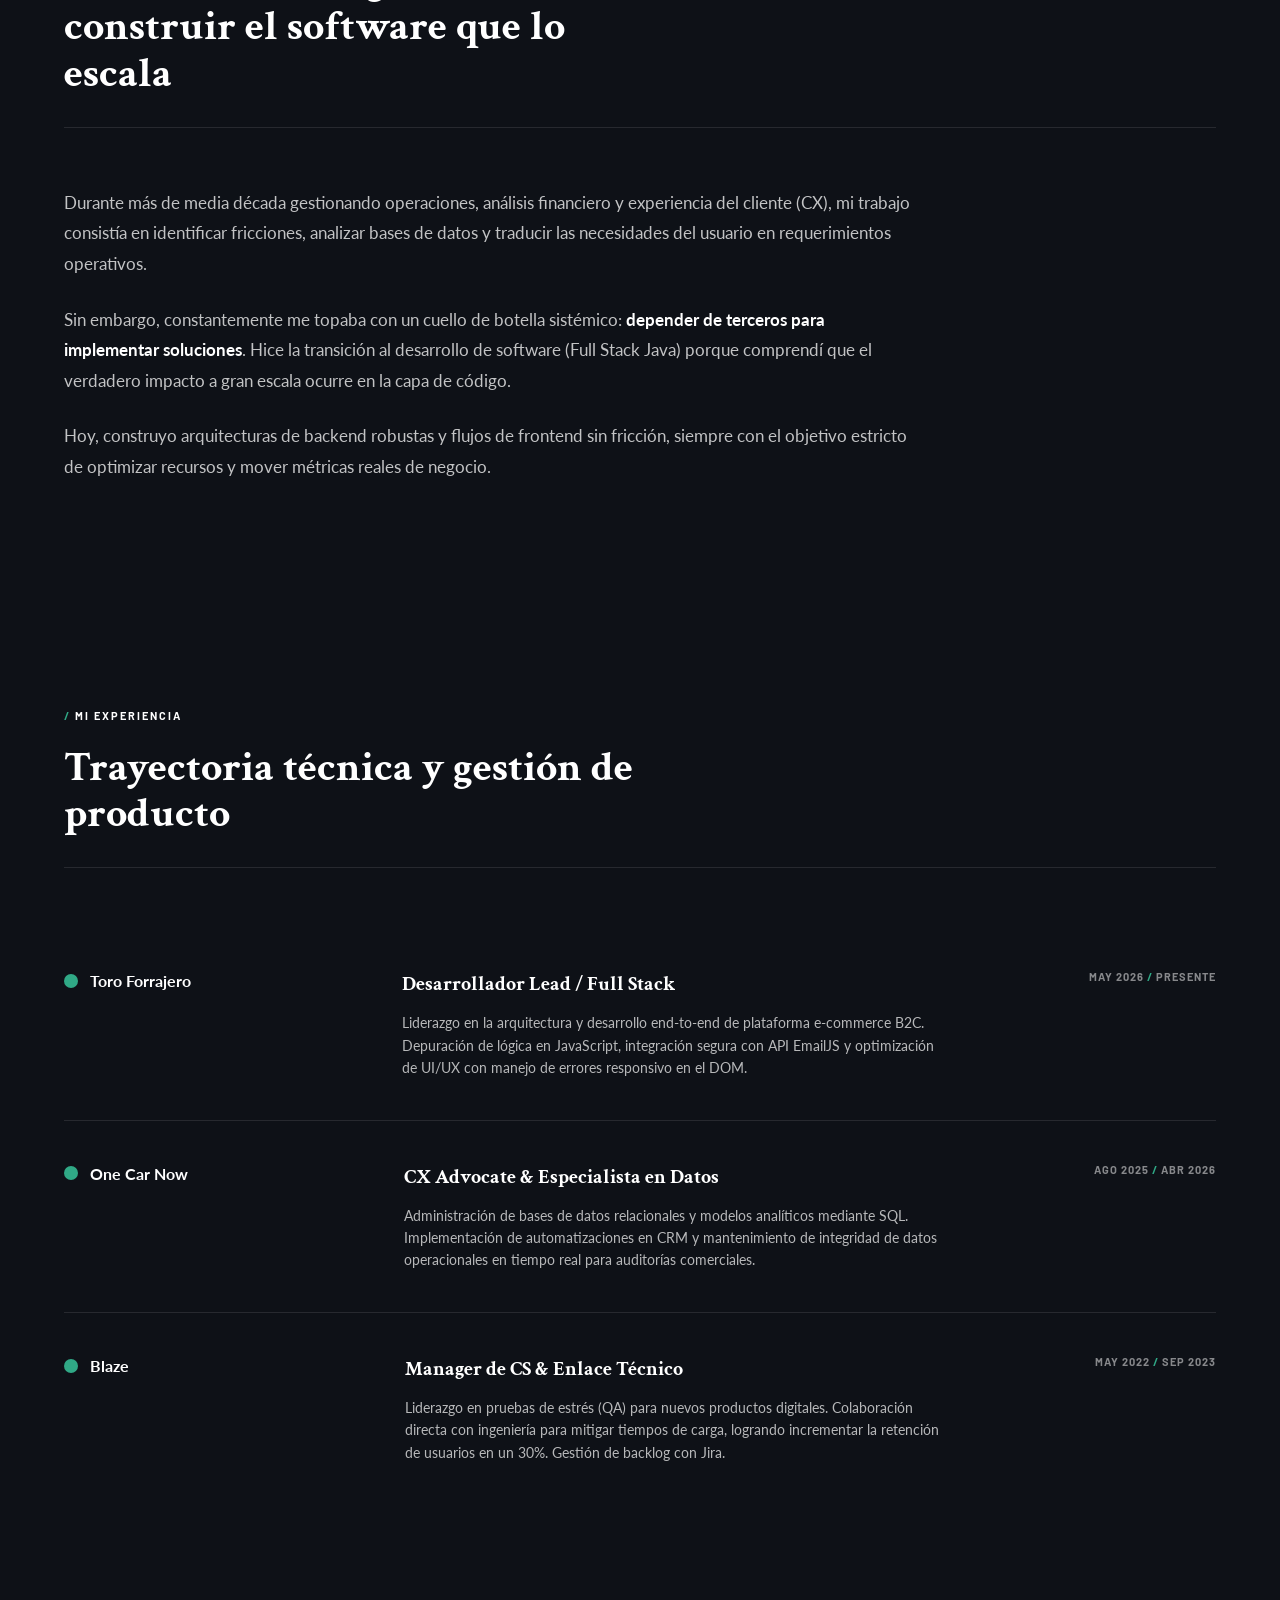
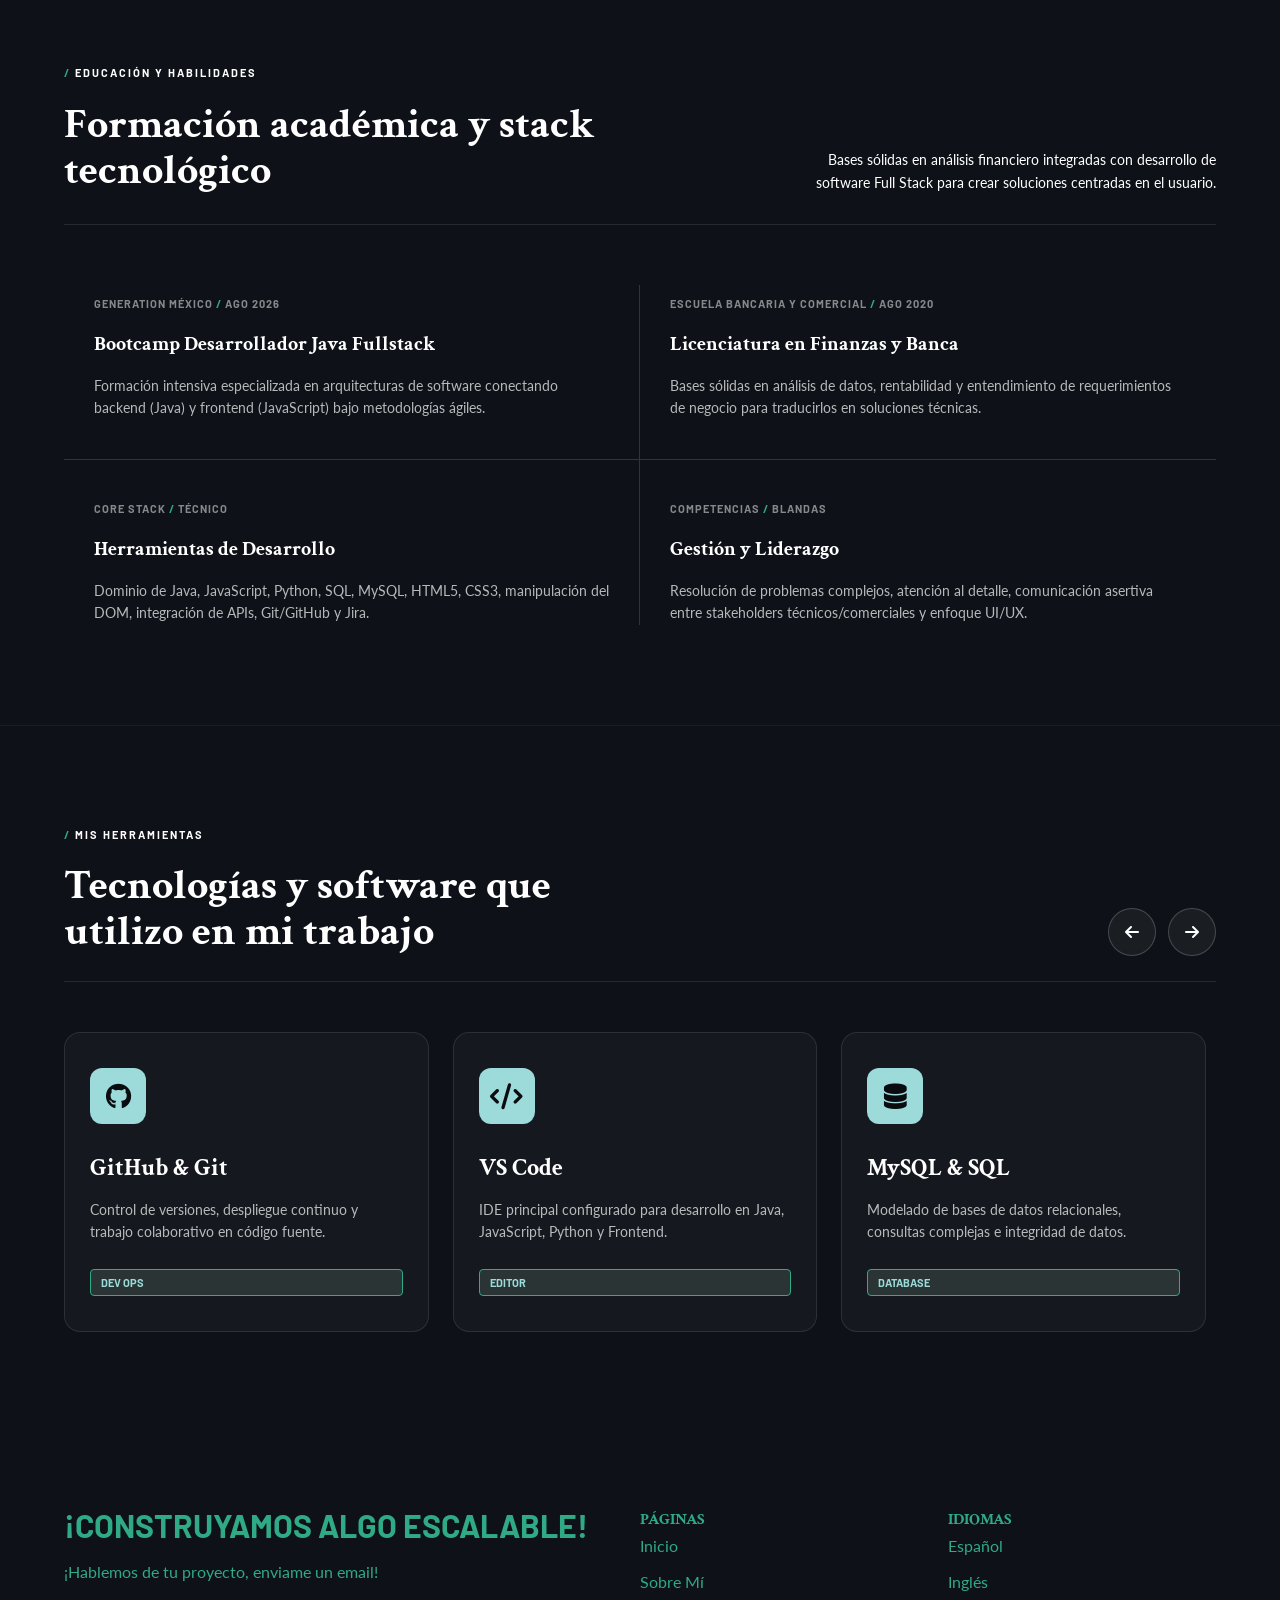
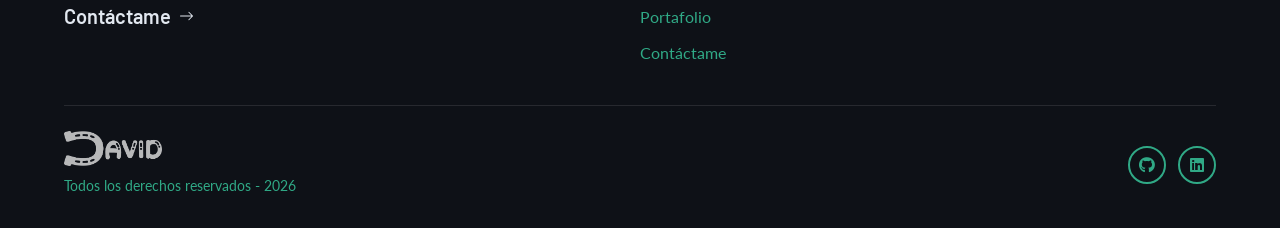
<file: about.html>
<!DOCTYPE html>

<html lang="es">

<head>
    <meta charset="UTF-8">
    <meta name="viewport" content="width=device-width, initial-scale=1.0">
    <title>Home - David Vargas - Portafolio</title>
    <meta name="description" content="Portafolio de David Vargas, Desarrollador Web.">
    
    <link rel="icon" type="image/png" href="assets/logos/imagotipo.png">
    <link rel="stylesheet" href="css/about.css">
    <link rel="stylesheet" href="https://cdnjs.cloudflare.com/ajax/libs/font-awesome/6.0.0/css/all.min.css">
</head>
<body>

    <!-- ================= HEADER ================= -->
    <header class="header">
        <div class="container header-container">
            
            <nav class="nav-group nav-left">
                <a href="index.html" class="nav-link" data-i18n="nav_inicio">Inicio</a>
                <a href="about.html" class="nav-link" data-i18n="nav_sobre_mi">Sobre Mí</a>
            </nav>

            <div class="nav-group nav-center">
                <a href="index.html" class="logo">
                    <img src="assets/logos/logo_negro.png" alt="Logotipo David Vargas" class="logo-img">
                </a>
            </div>

            <nav class="nav-group nav-right">
                <a href="portafolio.html" class="nav-link" data-i18n="nav_portafolio">Portafolio</a>
                <a href="contac.html" class="nav-link" data-i18n="nav_contacto">Contáctame</a>
                <button id="lang-toggle" class="btn-secondary lang-btn">ENGLISH</button>
            </nav>
            
            <button class="mobile-menu-btn" id="mobile-menu-btn">
                <i class="fas fa-bars"></i>
            </button>
            
        </div>
    </header>

    <!-- ================= MAIN BODY ================= -->
    <main>
        <!-- ================= HERO PARALLAX ================= -->
        <section id="home" class="parallax-hero">
            <img src="assets/about/about_1.png" class="parallax-layer layer-bg" alt="Fondo del escenario">
            <img src="assets/about/about_2.png" class="parallax-layer layer-mid" alt="Elementos medios">
            <img src="assets/about/about_3.png" class="parallax-layer layer-front" alt="Elementos medios">
            <img src="assets/about/about_4.png" class="parallax-layer layer-front" alt="Elementos medios">
            <img src="assets/about/about_5.png" class="parallax-layer layer-front" alt="Elementos medios">
            <img src="assets/about/about_6.png" class="parallax-layer layer-front" alt="Elementos medios">
            <img src="assets/about/about_7.png" class="parallax-layer layer-front" alt="Elementos medios">
            <img src="assets/about/about_8.png" class="parallax-layer layer-front" alt="Elementos medios">
            <img src="assets/about/about_9.png" class="parallax-layer layer-front" alt="Elementos frontales">
            <div class="hero-bio-overlay container"></div>
        </section>

        <!-- ================= SECCIÓN INTRODUCCIÓN ================= -->
        <section class="resume-section bg-dark-alt radial-glow" id="introduccion">
            <div class="container">
                <div class="intro-card">
                    <div class="intro-header-line reveal-left"></div>
                    <h2 class="intro-title reveal-down" data-i18n="intro_title">Mucho gusto, soy David Vargas</h2>
                    <p class="intro-desc reveal-right" data-i18n="intro_desc">
                        Desarrollador full stack enfocado en el desarrollo Frontend y soluciones web. Mi enfoque combina la visión estratégica de negocio con código limpio para construir productos digitales fluidos y escalables.
                    </p>
                    <div class="intro-divider reveal"></div>
                    <div class="intro-stats reveal-down">
                        <div class="stat-item">
                            <span class="stat-number">5<span class="stat-plus">+</span></span>
                            <span class="stat-label" data-i18n="stat_exp">AÑOS DE EXPERIENCIA PROFESIONAL</span>
                        </div>
                        <div class="stat-item">
                            <span class="stat-number">10<span class="stat-plus">+</span></span>
                            <span class="stat-label" data-i18n="stat_projects">PROYECTOS Y SOLUCIONES DESPLEGADAS</span>
                        </div>
                    </div>
                </div>
            </div>
        </section>

        <!-- ================= SECCIÓN DE HISTORIA ================= -->
        <section class="resume-section bg-dark-alt radial-glow" id="historia">
            <div class="container">
                <div class="section-header reveal-down">
                    <span class="accent-tag"><span class="slash">/</span> <span data-i18n="story_tag">EL PORQUÉ DE MI TRANSICIÓN</span></span>
                    <div class="header-flex">
                        <h2 class="section-title reveal-right" data-i18n="story_title">De analizar el negocio a construir el software que lo escala</h2>
                    </div>
                </div>
                <div class="story-content">
                    <p class="story-text reveal-left" data-i18n="story_p1">
                        Durante más de media década gestionando operaciones, análisis financiero y experiencia del cliente (CX), mi trabajo consistía en identificar fricciones, analizar bases de datos y traducir las necesidades del usuario en requerimientos operativos.
                    </p>
                    <p class="story-text reveal-right" data-i18n="story_p2">
                        Sin embargo, constantemente me topaba con un cuello de botella sistémico: <strong>depender de terceros para implementar soluciones</strong>. Hice la transición al desarrollo de software (Full Stack Java) porque comprendí que el verdadero impacto a gran escala ocurre en la capa de código.
                    </p>
                    <p class="story-text reveal-left" data-i18n="story_p3">
                        Hoy, construyo arquitecturas de backend robustas y flujos de frontend sin fricción, siempre con el objetivo estricto de optimizar recursos y mover métricas reales de negocio.
                    </p>
                </div>
            </div>
        </section>

        <!-- ================= SECCIÓN DE EXPERIENCIA ================= -->
        <section class="resume-section bg-light radial-glow" id="experiencia">
            <div class="container">
                <div class="section-header reveal-down">
                    <span class="accent-tag"><span class="slash">/</span> <span data-i18n="exp_tag">MI EXPERIENCIA</span></span>
                    <div class="header-flex">
                        <h2 class="section-title reveal-right" data-i18n="exp_title">Trayectoria técnica y gestión de producto</h2>
                    </div>
                </div>
                <div class="experience-list">
                    <article class="exp-item reveal-left">
                        <div class="exp-company"><span class="company-name">Toro Forrajero</span></div>
                        <div class="exp-role">
                            <h3 class="role-title" data-i18n="exp_1_role">Desarrollador Lead / Full Stack</h3>
                            <p class="role-desc" data-i18n="exp_1_desc">Liderazgo en la arquitectura y desarrollo end-to-end de plataforma e-commerce B2C. Depuración de lógica en JavaScript, integración segura con API EmailJS y optimización de UI/UX con manejo de errores responsivo en el DOM.</p>
                        </div>
                        <div class="exp-date" data-i18n="exp_1_date">MAY 2026 <span class="slash">/</span> PRESENTE</div>
                    </article>
                    <article class="exp-item reveal-right">
                        <div class="exp-company"><span class="company-name">One Car Now</span></div>
                        <div class="exp-role">
                            <h3 class="role-title" data-i18n="exp_2_role">CX Advocate & Especialista en Datos</h3>
                            <p class="role-desc" data-i18n="exp_2_desc">Administración de bases de datos relacionales y modelos analíticos mediante SQL. Implementación de automatizaciones en CRM y mantenimiento de integridad de datos operacionales en tiempo real para auditorías comerciales.</p>
                        </div>
                        <div class="exp-date" data-i18n="exp_2_date">AGO 2025 <span class="slash">/</span> ABR 2026</div>
                    </article>
                    <article class="exp-item reveal-left">
                        <div class="exp-company"><span class="company-name">Blaze</span></div>
                        <div class="exp-role">
                            <h3 class="role-title" data-i18n="exp_3_role">Manager de CS & Enlace Técnico</h3>
                            <p class="role-desc" data-i18n="exp_3_desc">Liderazgo en pruebas de estrés (QA) para nuevos productos digitales. Colaboración directa con ingeniería para mitigar tiempos de carga, logrando incrementar la retención de usuarios en un 30%. Gestión de backlog con Jira.</p>
                        </div>
                        <div class="exp-date" data-i18n="exp_3_date">MAY 2022 <span class="slash">/</span> SEP 2023</div>
                    </article>
                </div>
            </div>
        </section>

        <!-- ================= SECCIÓN DE EDUCACIÓN ================= -->
        <section class="resume-section bg-dark radial-glow" id="educacion">
            <div class="container">
                <div class="section-header reveal-down">
                    <span class="accent-tag"><span class="slash">/</span> <span data-i18n="edu_tag">EDUCACIÓN Y HABILIDADES</span></span>
                    <div class="header-flex">
                        <h2 class="section-title reveal-right" data-i18n="edu_title">Formación académica y stack tecnológico</h2>
                        <p class="header-desc reveal-left" data-i18n="edu_desc">Bases sólidas en análisis financiero integradas con desarrollo de software Full Stack para crear soluciones centradas en el usuario.</p>
                    </div>
                </div>
                <div class="education-grid">
                    <article class="edu-item reveal-down">
                        <span class="edu-meta" data-i18n="edu_1_meta">GENERATION MÉXICO <span class="slash">/</span> AGO 2026</span>
                        <h3 class="edu-title" data-i18n="edu_1_title">Bootcamp Desarrollador Java Fullstack</h3>
                        <p class="edu-desc" data-i18n="edu_1_desc">Formación intensiva especializada en arquitecturas de software conectando backend (Java) y frontend (JavaScript) bajo metodologías ágiles.</p>
                    </article>
                    <article class="edu-item reveal-down">
                        <span class="edu-meta" data-i18n="edu_2_meta">ESCUELA BANCARIA Y COMERCIAL <span class="slash">/</span> AGO 2020</span>
                        <h3 class="edu-title" data-i18n="edu_2_title">Licenciatura en Finanzas y Banca</h3>
                        <p class="edu-desc" data-i18n="edu_2_desc">Bases sólidas en análisis de datos, rentabilidad y entendimiento de requerimientos de negocio para traducirlos en soluciones técnicas.</p>
                    </article>
                    <article class="edu-item reveal-down">
                        <span class="edu-meta" data-i18n="edu_3_meta">CORE STACK <span class="slash">/</span> TÉCNICO</span>
                        <h3 class="edu-title" data-i18n="edu_3_title">Herramientas de Desarrollo</h3>
                        <p class="edu-desc" data-i18n="edu_3_desc">Dominio de Java, JavaScript, Python, SQL, MySQL, HTML5, CSS3, manipulación del DOM, integración de APIs, Git/GitHub y Jira.</p>
                    </article>
                    <article class="edu-item reveal-down">
                        <span class="edu-meta" data-i18n="edu_4_meta">COMPETENCIAS <span class="slash">/</span> BLANDAS</span>
                        <h3 class="edu-title" data-i18n="edu_4_title">Gestión y Liderazgo</h3>
                        <p class="edu-desc" data-i18n="edu_4_desc">Resolución de problemas complejos, atención al detalle, comunicación asertiva entre stakeholders técnicos/comerciales y enfoque UI/UX.</p>
                    </article>
                </div>
            </div>
        </section>

        <!-- ================= SECCIÓN DE HERRAMIENTAS ================= -->
        <section class="resume-section bg-dark-alt radial-glow" id="herramientas">
            <div class="container">
                <div class="tools-header reveal-left">
                    <div class="section-header-left">
                        <span class="accent-tag"><span class="slash">/</span> <span data-i18n="tools_tag">MIS HERRAMIENTAS</span></span>
                        <h2 class="section-title" data-i18n="tools_title">Tecnologías y software que utilizo en mi trabajo</h2>
                    </div>
                    <div class="carousel-controls">
                        <button class="carousel-btn prev-btn" id="tools-prev" aria-label="Anterior"><i class="fas fa-arrow-left"></i></button>
                        <button class="carousel-btn next-btn" id="tools-next" aria-label="Siguiente"><i class="fas fa-arrow-right"></i></button>
                    </div>
                </div>
                <div class="tools-carousel-container reveal-right">
                    <div class="tools-track" id="tools-track">
                        <div class="tool-card">
                            <div class="tool-icon-wrapper"><i class="fab fa-github"></i></div>
                            <h3 class="tool-name">GitHub & Git</h3>
                            <p class="tool-desc" data-i18n="tool_1_desc">Control de versiones, despliegue continuo y trabajo colaborativo en código fuente.</p>
                            <span class="tool-badge">DEV OPS</span>
                        </div>
                        <div class="tool-card">
                            <div class="tool-icon-wrapper"><i class="fas fa-code"></i></div>
                            <h3 class="tool-name">VS Code</h3>
                            <p class="tool-desc" data-i18n="tool_2_desc">IDE principal configurado para desarrollo en Java, JavaScript, Python y Frontend.</p>
                            <span class="tool-badge">EDITOR</span>
                        </div>
                        <div class="tool-card">
                            <div class="tool-icon-wrapper"><i class="fas fa-database"></i></div>
                            <h3 class="tool-name">MySQL & SQL</h3>
                            <p class="tool-desc" data-i18n="tool_3_desc">Modelado de bases de datos relacionales, consultas complejas e integridad de datos.</p>
                            <span class="tool-badge">DATABASE</span>
                        </div>
                        <div class="tool-card">
                            <div class="tool-icon-wrapper"><i class="fas fa-paper-plane"></i></div>
                            <h3 class="tool-name">Postman</h3>
                            <p class="tool-desc" data-i18n="tool_4_desc">Pruebas, validación de endpoints y documentación de arquitecturas API RESTful.</p>
                            <span class="tool-badge">API TESTING</span>
                        </div>
                        <div class="tool-card">
                            <div class="tool-icon-wrapper"><i class="fab fa-jira"></i></div>
                            <h3 class="tool-name">Jira & Agile</h3>
                            <p class="tool-desc" data-i18n="tool_5_desc">Gestión de backlog, seguimiento de sprints y priorización bajo metodología Scrum.</p>
                            <span class="tool-badge">AGILE</span>
                        </div>
                        <div class="tool-card">
                            <div class="tool-icon-wrapper"><i class="fab fa-figma"></i></div>
                            <h3 class="tool-name">Figma</h3>
                            <p class="tool-desc" data-i18n="tool_6_desc">Inspección de prototipos, diseño de interfaces y traducción precisa de UI/UX a código.</p>
                            <span class="tool-badge">UI/UX</span>
                        </div>
                    </div>
                </div>
            </div>
        </section>
    </main>

    <!-- ================= FOOTER ================= -->
    <!-- clases 'reveal' para darle vida al scroll del footer -->
    <footer id="contacto" class="footer">
        <div class="container footer-container">
            <div class="footer-top">
                <div class="footer-cta-col reveal-left">
                    <h2 class="footer-cta-title" data-i18n="footer_cta">¡CONSTRUYAMOS ALGO ESCALABLE!</h2>
                    <p class="footer-text" data-i18n="footer_text">¡Hablemos de tu proyecto, enviame un email!</p>
                    
                    <a href="mailto:david.vargas011@ebc.edu.mx" class="footer-link-container">
                        <p data-i18n="nav_contacto" data-text="Contáctame">Contáctame</p>
                        <svg viewBox="0 0 16 16" class="bi bi-arrow-right" fill="currentColor" height="20" width="20" xmlns="http://www.w3.org/2000/svg">
                            <path d="M1 8a.5.5 0 0 1 .5-.5h11.793l-3.147-3.146a.5.5 0 0 1 .708-.708l4 4a.5.5 0 0 1 0 .708l-4 4a.5.5 0 0 1-.708-.708L13.293 8.5H1.5A.5.5 0 0 1 1 8z"></path>
                        </svg>
                    </a>
                </div>
                <div class="footer-links-col reveal-down">
                    <h4 class="footer-heading" data-i18n="footer_pages_title">PÁGINAS</h4>
                    <ul class="footer-menu">
                        <li><a href="index.html" data-i18n="nav_inicio">Inicio</a></li>
                        <li><a href="about.html" data-i18n="nav_sobre_mi">Sobre Mí</a></li>
                        <li><a href="portafolio.html" data-i18n="nav_portafolio">Portafolio</a></li>
                        <li><a href="contac.html" data-i18n="nav_contacto">Contáctame</a></li>
                    </ul>
                </div>
                <div class="footer-links-col reveal-right">
                    <h4 class="footer-heading" data-i18n="footer_lang_title">IDIOMAS</h4>
                    <ul class="footer-menu">
                        <li><a href="#" id="lang-es" data-i18n="footer_lang_es">Español</a></li>
                        <li><a href="#" id="lang-en" data-i18n="footer_lang_en">Inglés</a></li>
                    </ul>
                </div>
            </div>
            <div class="footer-bottom reveal">
                <div class="footer-copyright">
                    <a href="index.html" class="footer-logo-link">
                        <img src="assets/logos/logo_blanco.png" alt="Logo David Vargas" class="footer-logo-img">
                    </a>
                    <span class="copyright-text" data-i18n="footer_rights">Todos los derechos reservados - 2026</span>
                </div>
                <div class="footer-socials">
                    <a href="https://github.com/D-a-v-i-d-Vargas" aria-label="GitHub"><i class="fab fa-github"></i></a>
                    <a href="https://www.linkedin.com/in/david-vargas-3700951bb/" aria-label="LinkedIn"><i class="fab fa-linkedin"></i></a>
                </div>
            </div>
        </div>
    </footer>

    <script src="js/about.js"></script>
</body>
</html>
</file>
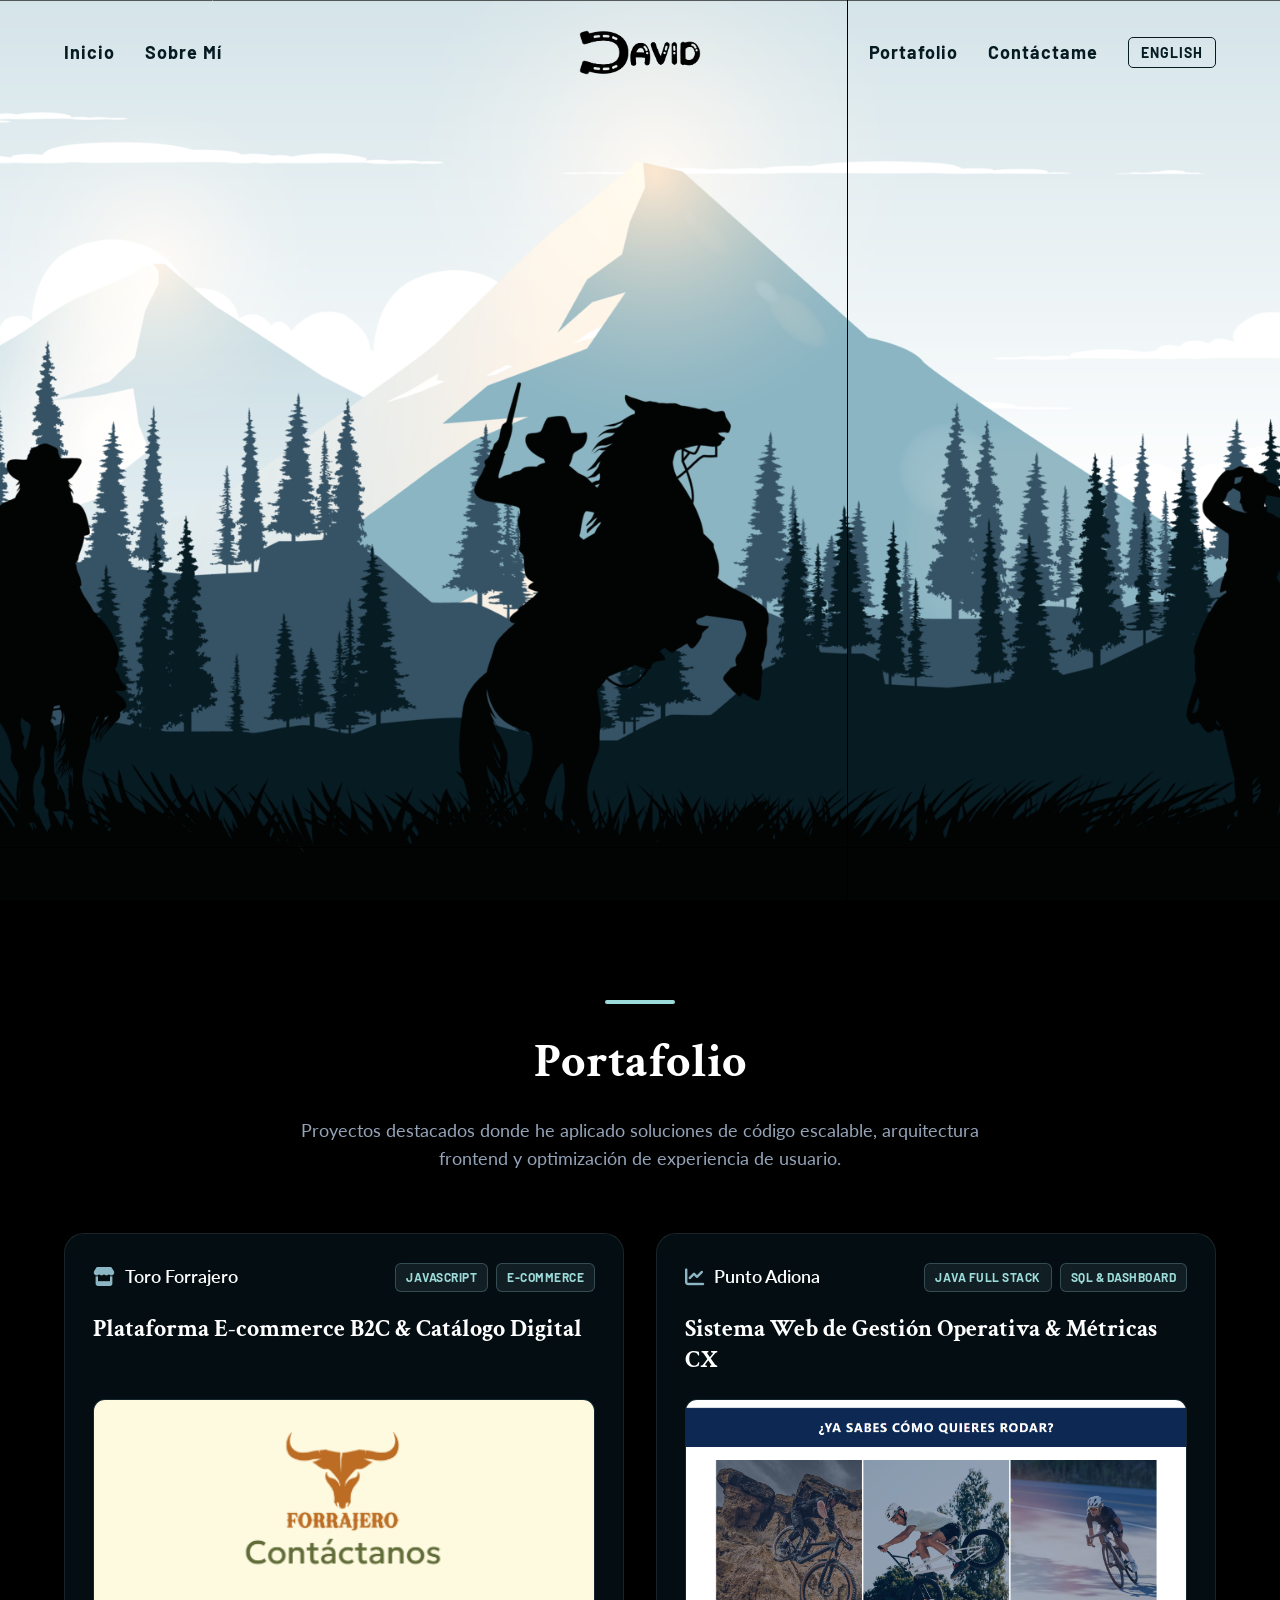
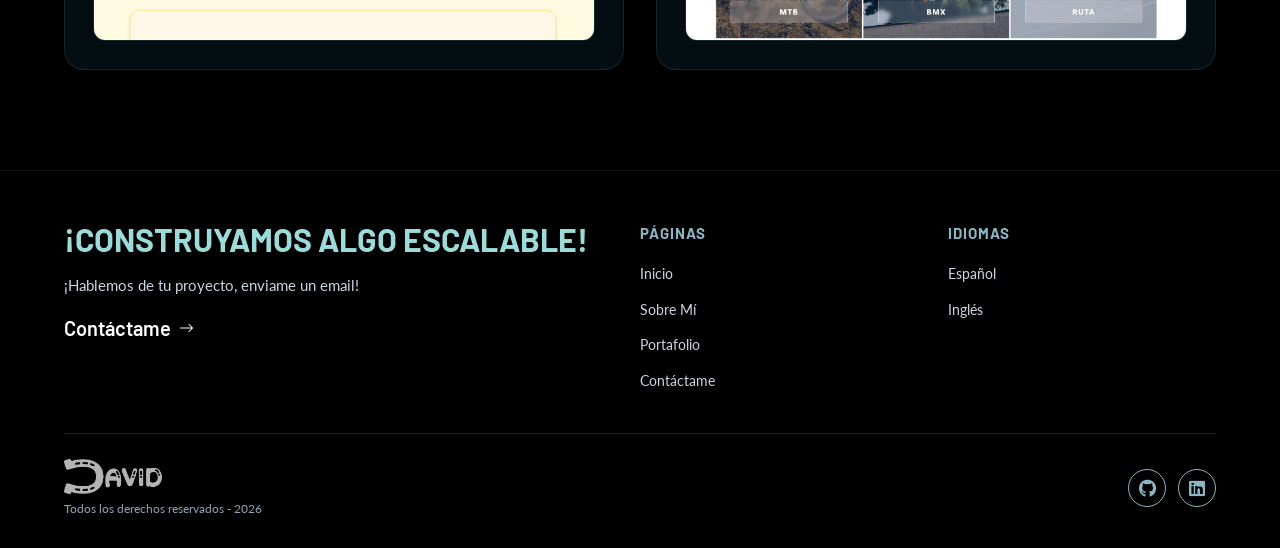
<file: portafolio.html>
<!DOCTYPE html>
<html lang="es">
<head>
    <meta charset="UTF-8">
    <meta name="viewport" content="width=device-width, initial-scale=1.0">
    <title>Portafolio - David Vargas</title>
    <meta name="description" content="Portafolio de proyectos de David Vargas, Desarrollador Web Full Stack.">
    
    <link rel="icon" type="image/png" href="assets/logos/imagotipo.png">
    <link rel="stylesheet" href="css/portafolio.css">
    <link rel="stylesheet" href="https://cdnjs.cloudflare.com/ajax/libs/font-awesome/6.0.0/css/all.min.css">
</head>
<body>

    <!-- ================= HEADER ================= -->
    <header class="header">
        <div class="container header-container">
            <nav class="nav-group nav-left">
                <a href="index.html" class="nav-link" data-i18n="nav_inicio">Inicio</a>
                <a href="about.html" class="nav-link" data-i18n="nav_sobre_mi">Sobre Mí</a>
            </nav>

            <div class="nav-group nav-center">
                <a href="index.html" class="logo">
                    <!-- Asegúrate de usar un logo claro/blanco si el fondo es negro -->
                    <img src="assets/logos/logo_negro.png" alt="Logotipo David Vargas" class="logo-img">
                </a>
            </div>

            <nav class="nav-group nav-right">
                <a href="portafolio.html" class="nav-link" data-i18n="nav_portafolio">Portafolio</a>
                <a href="contac.html" class="nav-link" data-i18n="nav_contacto">Contáctame</a>
                <button id="lang-toggle" class="btn-secondary lang-btn">ENGLISH</button>
            </nav>
            
            <button class="mobile-menu-btn" id="mobile-menu-btn" aria-label="Abrir menú">
                <i class="fas fa-bars"></i>
            </button>
        </div>
    </header>

    <!-- ================= CONTENIDO PRINCIPAL ================= -->
    <!-- Se aplica la clase radial-glow a MAIN para contener el efecto solo en el cuerpo -->
    <main class="radial-glow">

        <!-- Hero / Fondo Parallax -->
        <section id="home" class="parallax-hero">
            <img src="assets/portafolio/port_1.png" class="parallax-layer layer-bg" alt="Fondo escenario">
            <img src="assets/portafolio/port_2.png" class="parallax-layer layer-mid" alt="Capa media 1">
            <img src="assets/portafolio/port_3.png" class="parallax-layer layer-front" alt="Capa media 2">
            <img src="assets/portafolio/port_4.png" class="parallax-layer layer-front" alt="Capa frontal">
            <div class="hero-bio-overlay container"></div>
        </section>

        <!-- Sección: Portafolio de Proyectos -->
        <section id="portafolio-sec" class="portfolio-section reveal">
            <div class="container">
                
                <!-- Encabezado de la Sección -->
                <div class="portfolio-header">
                    <div class="accent-line"></div>
                    <h1 class="portfolio-title" data-i18n="port_title">Portafolio</h1>
                    <p class="portfolio-subtitle" data-i18n="port_subtitle">
                        Proyectos destacados donde he aplicado soluciones de código escalable, arquitectura frontend y optimización de experiencia de usuario.
                    </p>
                </div>

                <!-- Rejilla de Proyectos (2 Columnas) -->
                <div class="portfolio-grid">

                    <!-- PROYECTO 1: TORO FORRAJERO -->
                    <article class="project-card reveal-left">
                        <div class="card-top">
                            <div class="brand-info">
                                <span class="brand-icon"><i class="fas fa-store"></i></span>
                                <span class="brand-name">Toro Forrajero</span>
                            </div>
                            <div class="project-tags">
                                <span class="tag" data-i18n="tag_js">JavaScript</span>
                                <span class="tag" data-i18n="tag_ecommerce">E-Commerce</span>
                            </div>
                        </div>

                        <h2 class="project-title" data-i18n="proj_toro_title">
                            Plataforma E-commerce B2C & Catálogo Digital
                        </h2>

                        <div class="project-media">
                            <a href="https://github.com/D-a-v-i-d-Vargas/Toro-Forrajero-Ecommerce" target="_blank" aria-label="Ver Proyecto Toro Forrajero">
                                <img src="assets/toro_forrajero.png" alt="Previsualización Toro Forrajero" loading="lazy">
                                <div class="media-overlay">
                                    <span data-i18n="proj_view_btn">Ver Proyecto &rarr;</span>
                                </div>
                            </a>
                        </div>
                    </article>

                    <!-- PROYECTO 2: PUNTO ADIONA -->
                    <article class="project-card reveal-right">
                        <div class="card-top">
                            <div class="brand-info">
                                <span class="brand-icon"><i class="fas fa-chart-line"></i></span>
                                <span class="brand-name">Punto Adiona</span>
                            </div>
                            <div class="project-tags">
                                <span class="tag" data-i18n="tag_java">Java Full Stack</span>
                                <span class="tag" data-i18n="tag_sql">SQL & Dashboard</span>
                            </div>
                        </div>

                        <h2 class="project-title" data-i18n="proj_adiona_title">
                            Sistema Web de Gestión Operativa & Métricas CX
                        </h2>

                        <div class="project-media">
                            <a href="https://github.com/D-a-v-i-d-Vargas/Hackaton-Punto-Adiona" target="_blank" aria-label="Ver Proyecto Punto Adiona">
                                <img src="assets/punto_adiona.png" alt="Previsualización Punto Adiona" loading="lazy">
                                <div class="media-overlay">
                                    <span data-i18n="proj_view_btn">Ver Proyecto &rarr;</span>
                                </div>
                            </a>
                        </div>
                    </article>

                </div>
            </div>
        </section>

    </main>

    <!-- ================= FOOTER ================= -->
    <footer id="contacto" class="footer">
        <div class="container footer-container">
            <div class="footer-top">
                <div class="footer-cta-col reveal-left">
                    <h2 class="footer-cta-title" data-i18n="footer_cta">¡CONSTRUYAMOS ALGO ESCALABLE!</h2>
                    <p class="footer-text" data-i18n="footer_text">¡Hablemos de tu proyecto, enviame un email!</p>
                    
                    <a href="mailto:david.vargas011@ebc.edu.mx" class="footer-link-container">
                        <p data-i18n="nav_contacto" data-text="Contáctame">Contáctame</p>
                        <svg viewBox="0 0 16 16" class="bi bi-arrow-right" fill="currentColor" height="20" width="20" xmlns="http://www.w3.org/2000/svg">
                            <path d="M1 8a.5.5 0 0 1 .5-.5h11.793l-3.147-3.146a.5.5 0 0 1 .708-.708l4 4a.5.5 0 0 1 0 .708l-4 4a.5.5 0 0 1-.708-.708L13.293 8.5H1.5A.5.5 0 0 1 1 8z"></path>
                        </svg>
                    </a>
                </div>
                <div class="footer-links-col reveal-down">
                    <h4 class="footer-heading" data-i18n="footer_pages">PÁGINAS</h4>
                    <ul class="footer-menu">
                        <li><a href="index.html" data-i18n="nav_inicio">Inicio</a></li>
                        <li><a href="about.html" data-i18n="nav_sobre_mi">Sobre Mí</a></li>
                        <li><a href="portafolio.html" data-i18n="nav_portafolio">Portafolio</a></li>
                        <li><a href="contac.html" data-i18n="nav_contacto">Contáctame</a></li>
                    </ul>
                </div>
                <div class="footer-links-col reveal-right">
                    <h4 class="footer-heading" data-i18n="footer_langs">IDIOMAS</h4>
                    <ul class="footer-menu">
                        <li><a href="#" id="lang-es" data-i18n="footer_lang_es">Español</a></li>
                        <li><a href="#" id="lang-en"data-i18n="footer_lang_en">Inglés</a></li>
                    </ul>
                </div>
            </div>
            <div class="footer-bottom reveal">
                <div class="footer-copyright">
                    <a href="index.html" class="footer-logo-link">
                        <img src="assets/logos/logo_blanco.png" alt="Logo David Vargas" class="footer-logo-img">
                    </a>
                    <span class="copyright-text" data-i18n="footer_rights">Todos los derechos reservados - 2026</span>
                </div>
                <div class="footer-socials">
                    <a href="https://github.com/D-a-v-i-d-Vargas" target="_blank" aria-label="GitHub"><i class="fab fa-github"></i></a>
                    <a href="https://www.linkedin.com/in/david-vargas-3700951bb/" target="_blank" aria-label="LinkedIn"><i class="fab fa-linkedin"></i></a>
                </div>
            </div>
        </div>
    </footer>

    <!-- Script Principal -->
    <script src="js/portafolio.js"></script>
</body>
</html>
</file>
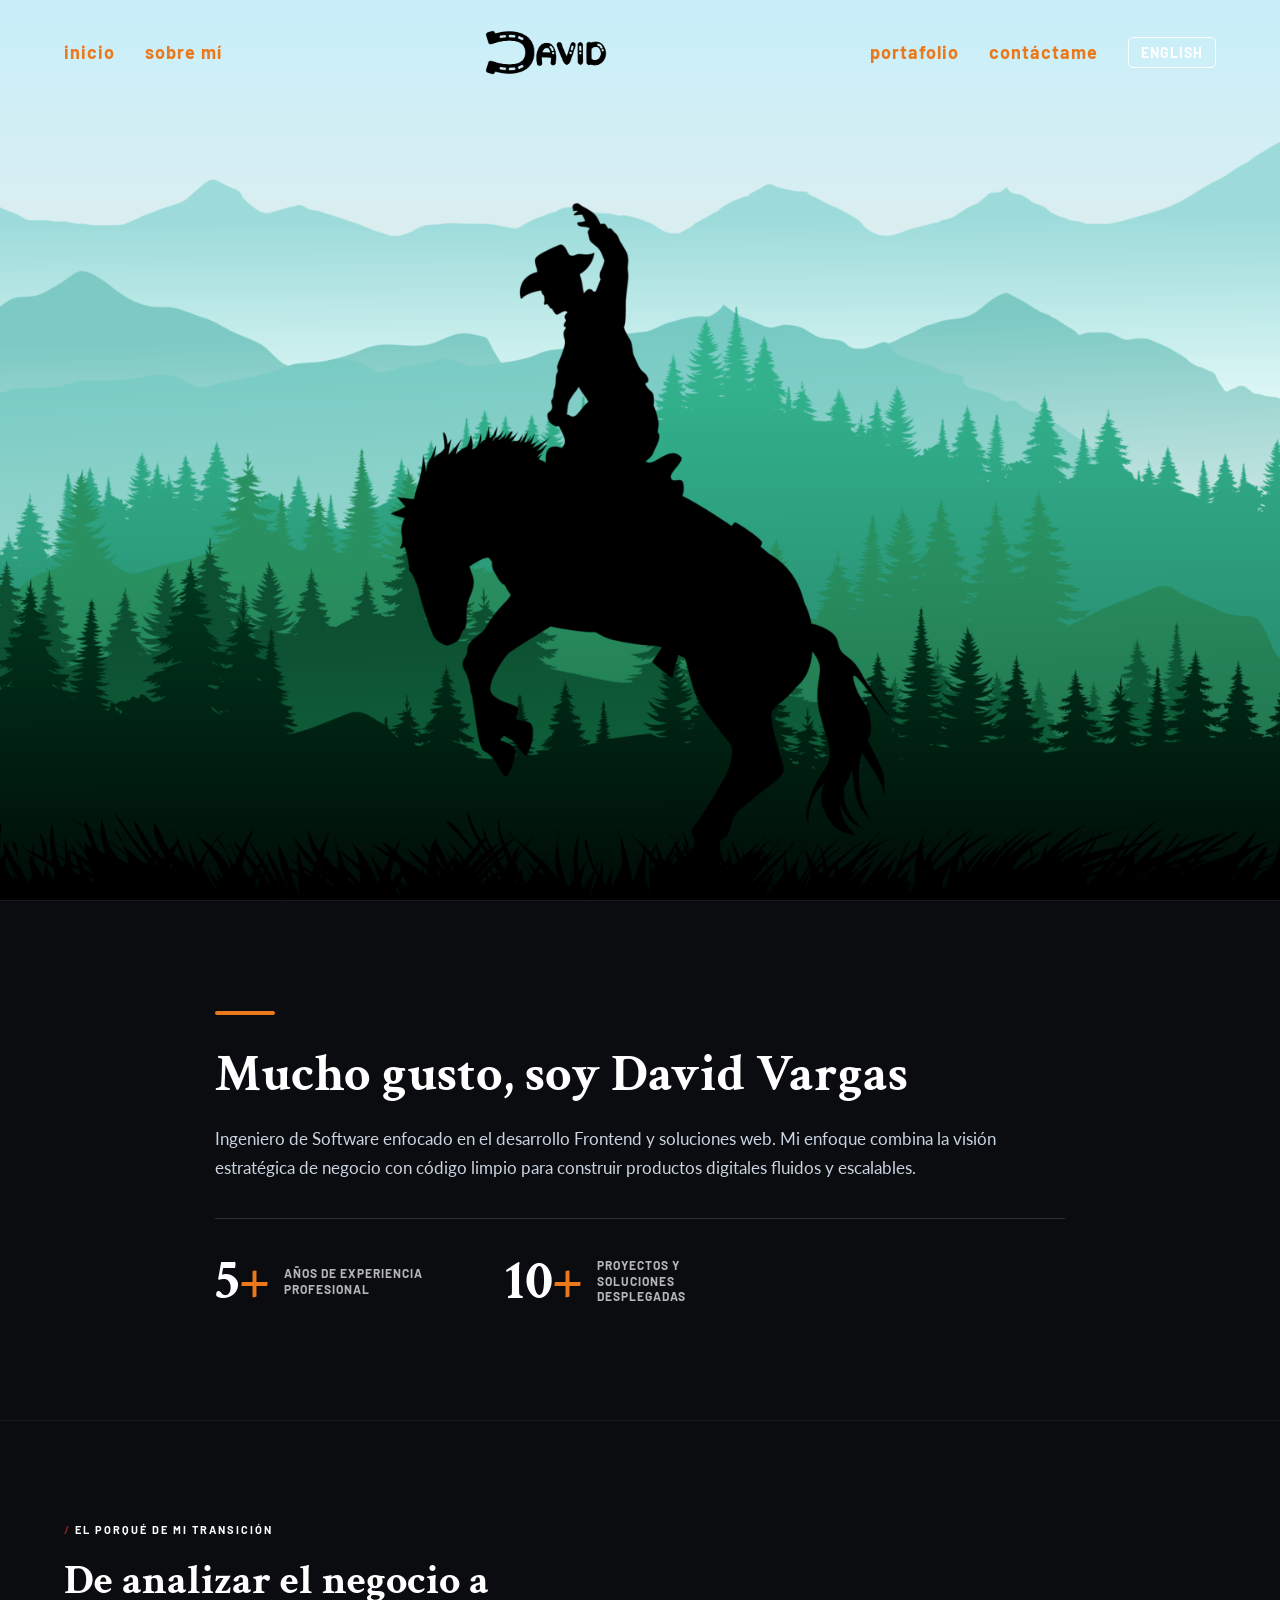
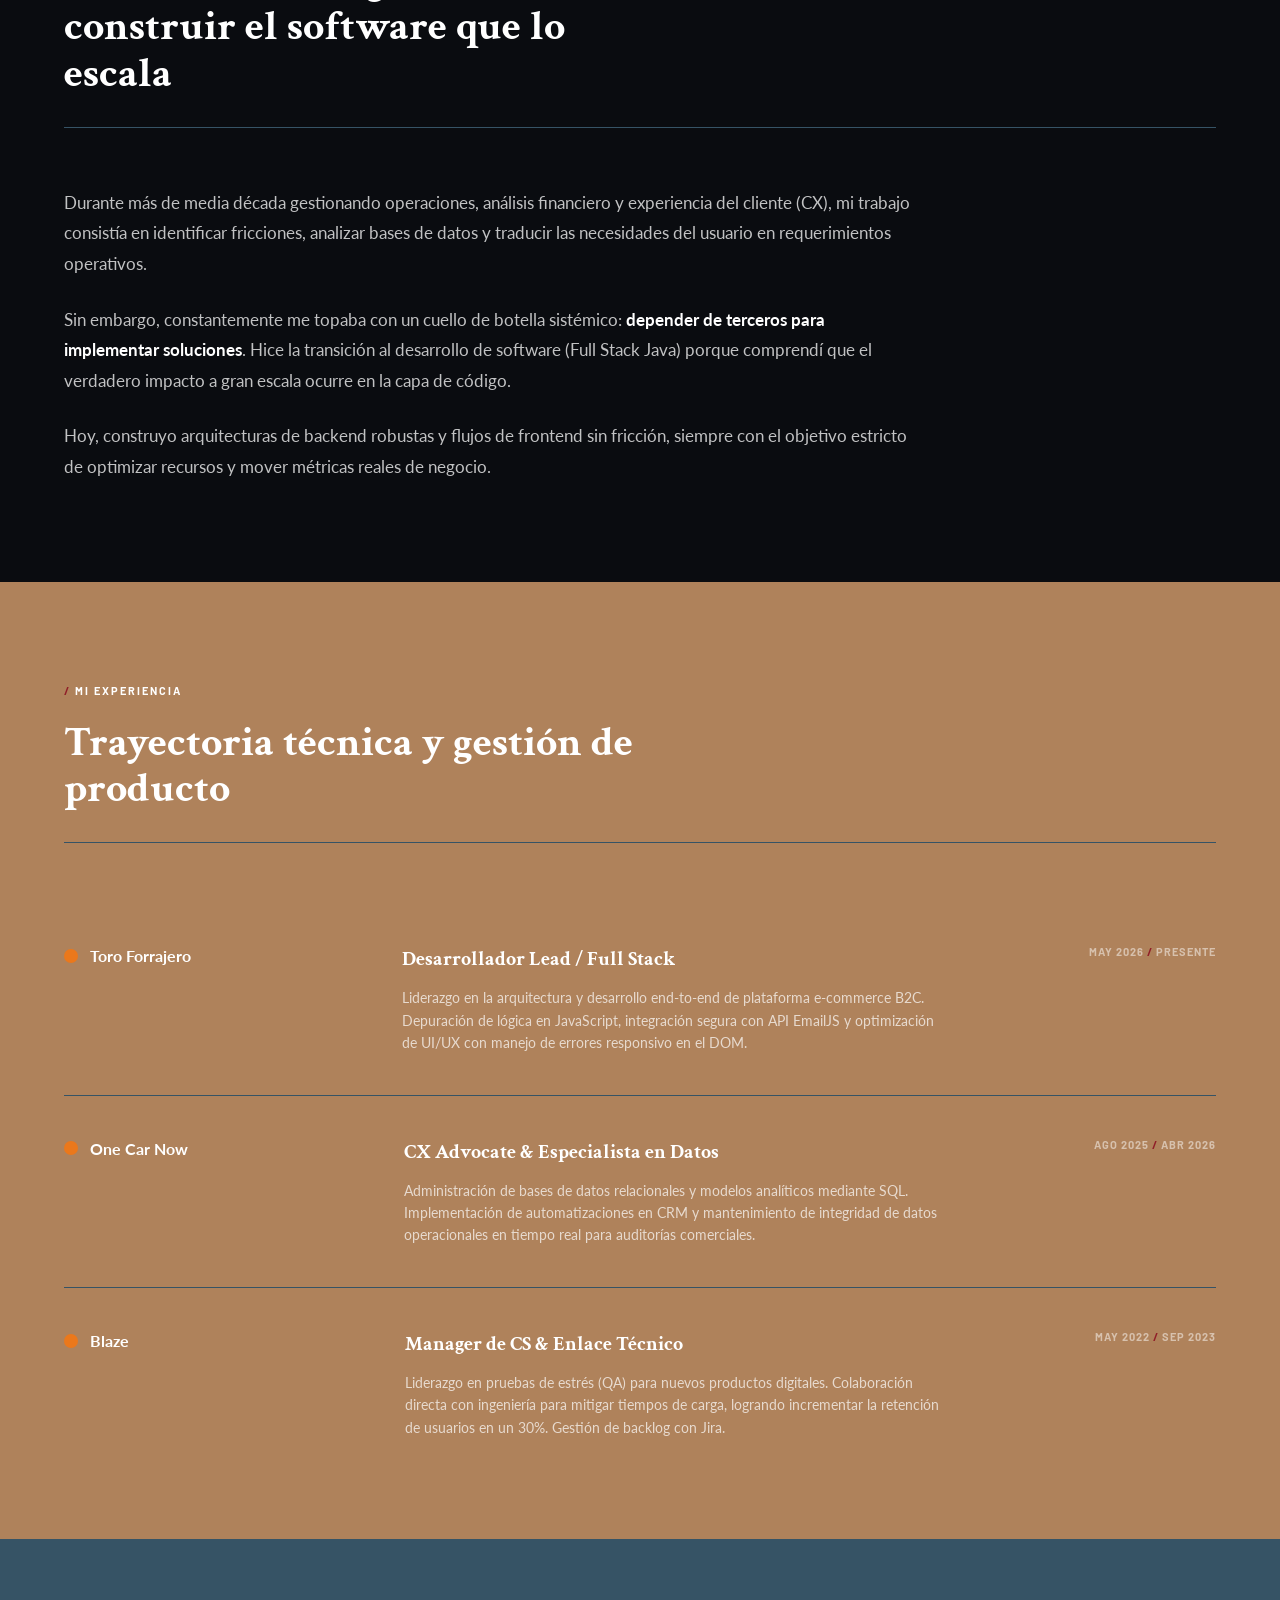
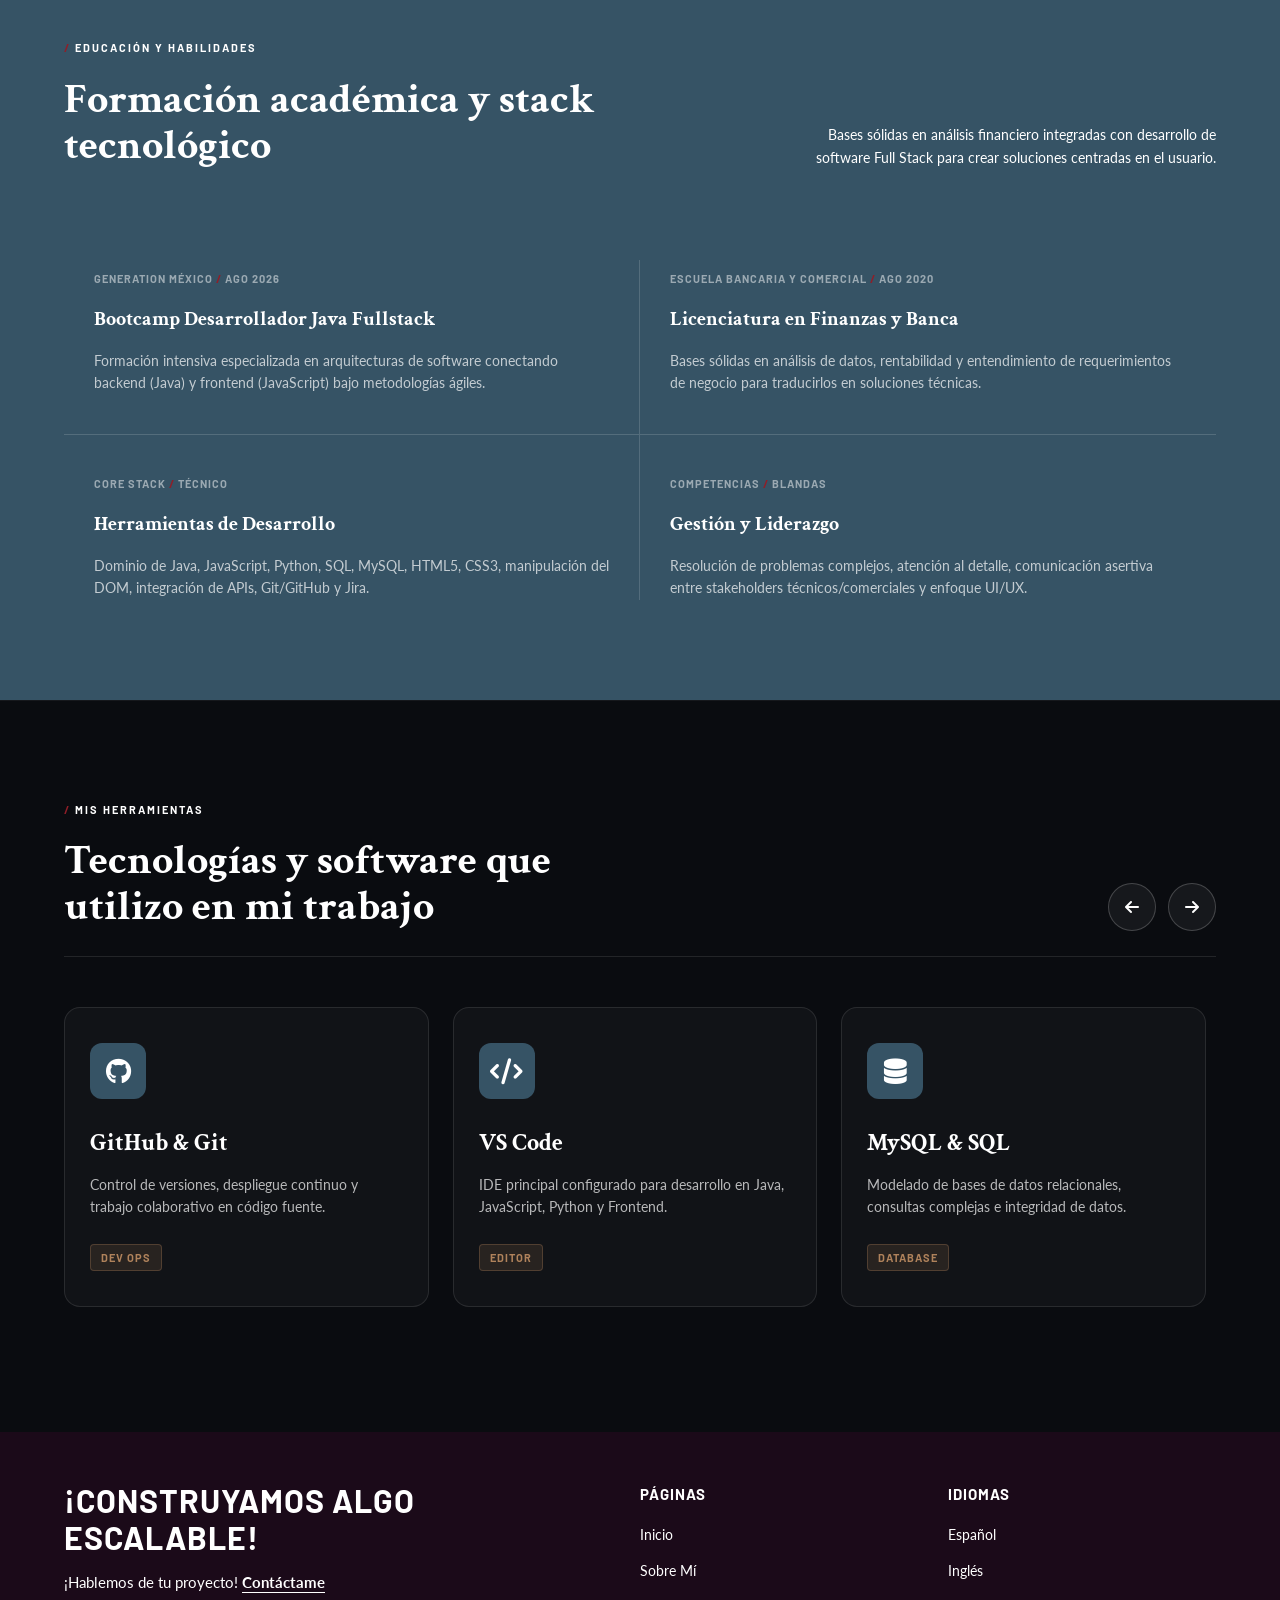
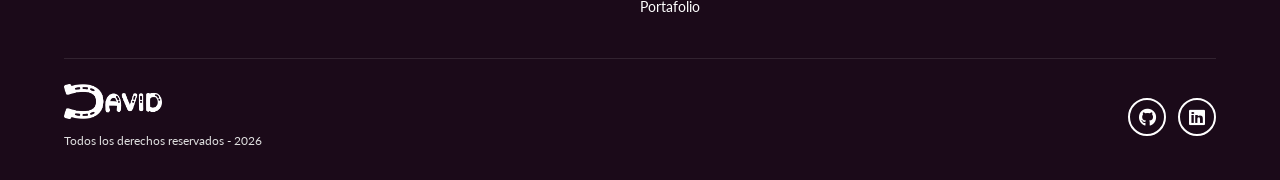
<file: Portafolio David/html/about.html>
<!DOCTYPE html>
<html lang="es">
<head>
    <meta charset="UTF-8">
    <meta name="viewport" content="width=device-width, initial-scale=1.0">
    <title>Home - David Vargas - Portafolio</title>
    <meta name="description" content="Portafolio de David Vargas, Desarrollador Web.">
    
    <!-- Enlace a tu archivo CSS externo -->
    <link rel="stylesheet" href="css/about.css">
    
    <!-- Iconos para redes sociales (FontAwesome) -->
    <link rel="stylesheet" href="https://cdnjs.cloudflare.com/ajax/libs/font-awesome/6.0.0/css/all.min.css">
</head>
<body>

    <!-- ================= HEADER ================= -->
    <header class="header">
        <div class="container header-container">
            
            <!-- Grupo Izquierdo -->
            <nav class="nav-group nav-left">
                <a href="index.html" class="nav-link" data-i18n="nav_inicio">Inicio</a>
                <a href="about.html" class="nav-link" data-i18n="nav_sobre_mi">Sobre Mí</a>
            </nav>

            <!-- Grupo Centro (Logo) -->
            <div class="nav-group nav-center">
                <a href="index.html" class="logo">
                    <img src="assets/logos/logo_negro.png" alt="Logotipo David Vargas" class="logo-img">
                </a>
            </div>

            <!-- Grupo Derecho -->
            <nav class="nav-group nav-right">
                <a href="portafolio.html" class="nav-link" data-i18n="nav_portafolio">Portafolio</a>
                <a href="contac.html" class="nav-link" data-i18n="nav_contacto">Contáctame</a>
                
                <!-- Botón de idioma -->
                <button id="lang-toggle" class="btn-secondary lang-btn">ENGLISH</button>
            </nav>
            
            <!-- Botón hamburguesa para móviles -->
            <button class="mobile-menu-btn" id="mobile-menu-btn">
                <i class="fas fa-bars"></i>
            </button>
            
        </div>
    </header>

    <!-- ================= MAIN BODY ================= -->
    <main>
        <!-- ================= HERO PARALLAX ================= -->
        <section id="home" class="parallax-hero">
            
            <!-- Capas de imágenes (de atrás hacia adelante) -->
            <img src="assets/about/about_1.png" class="parallax-layer layer-bg" alt="Fondo del escenario">
            <img src="assets/about/about_2.png" class="parallax-layer layer-mid" alt="Elementos medios">
            <img src="assets/about/about_3.png" class="parallax-layer layer-front" alt="Elementos medios">
            <img src="assets/about/about_4.png" class="parallax-layer layer-front" alt="Elementos medios">
            <img src="assets/about/about_5.png" class="parallax-layer layer-front" alt="Elementos medios">
            <img src="assets/about/about_6.png" class="parallax-layer layer-front" alt="Elementos medios">
            <img src="assets/about/about_7.png" class="parallax-layer layer-front" alt="Elementos medios">
            <img src="assets/about/about_8.png" class="parallax-layer layer-front" alt="Elementos medios">
            <img src="assets/about/about_9.png" class="parallax-layer layer-front" alt="Elementos frontales">

            <!-- ================= OVERLAY DE PRESENTACIÓN ================= -->
            <div class="hero-bio-overlay container">

            </div>
        </section>

                <!-- ================= SECCIÓN INTRODUCCIÓN / PRESENTACIÓN ================= -->
        <section class="resume-section bg-dark-alt reveal" id="introduccion">
            <div class="container">
                <div class="intro-card">
                    
                    <!-- Línea decorativa superior -->
                    <div class="intro-header-line"></div>
                    
                    <!-- Título de Saludo -->
                    <h2 class="intro-title" data-i18n="intro_title">Mucho gusto, soy David Vargas</h2>
                    
                    <!-- Breve Descripción / Subtexto -->
                    <p class="intro-desc" data-i18n="intro_desc">
                        Ingeniero de Software enfocado en el desarrollo Frontend y soluciones web. Mi enfoque combina la visión estratégica de negocio con código limpio para construir productos digitales fluidos y escalables.
                    </p>
                    
                    <!-- Línea divisoria central -->
                    <div class="intro-divider"></div>
                    
                    <!-- Fila de Estadísticas / Métricas -->
                    <div class="intro-stats">
                        <div class="stat-item">
                            <span class="stat-number">5<span class="stat-plus">+</span></span>
                            <span class="stat-label" data-i18n="stat_exp">AÑOS DE EXPERIENCIA PROFESIONAL</span>
                        </div>
                        <div class="stat-item">
                            <span class="stat-number">10<span class="stat-plus">+</span></span>
                            <span class="stat-label" data-i18n="stat_projects">PROYECTOS Y SOLUCIONES DESPLEGADAS</span>
                        </div>
                    </div>

                </div>
            </div>
        </section>
        <!-- ================= SECCIÓN DE HISTORIA / TRANSICIÓN ================= -->
        <section class="resume-section bg-dark-alt reveal" id="historia">
            <div class="container">
                
                <div class="section-header">
                    <span class="accent-tag"><span class="slash">/</span> <span data-i18n="story_tag">EL PORQUÉ DE MI TRANSICIÓN</span></span>
                    <div class="header-flex">
                        <h2 class="section-title" data-i18n="story_title">De analizar el negocio a construir el software que lo escala</h2>
                    </div>
                </div>

                <div class="story-content">
                    <p class="story-text" data-i18n="story_p1">
                        Durante más de media década gestionando operaciones, análisis financiero y experiencia del cliente (CX), mi trabajo consistía en identificar fricciones, analizar bases de datos y traducir las necesidades del usuario en requerimientos operativos.
                    </p>
                    <p class="story-text" data-i18n="story_p2">
                        Sin embargo, constantemente me topaba con un cuello de botella sistémico: <strong>depender de terceros para implementar soluciones</strong>. Hice la transición al desarrollo de software (Full Stack Java) porque comprendí que el verdadero impacto a gran escala ocurre en la capa de código.
                    </p>
                    <p class="story-text" data-i18n="story_p3">
                        Hoy, construyo arquitecturas de backend robustas y flujos de frontend sin fricción, siempre con el objetivo estricto de optimizar recursos y mover métricas reales de negocio.
                    </p>
                </div>

            </div>
        </section>

        <!-- ================= SECCIÓN DE EXPERIENCIA ================= -->
        <section class="resume-section bg-light reveal" id="experiencia">
            <div class="container">
                
                <div class="section-header">
                    <span class="accent-tag"><span class="slash">/</span> <span data-i18n="exp_tag">MI EXPERIENCIA</span></span>
                    <div class="header-flex">
                        <h2 class="section-title" data-i18n="exp_title">Trayectoria técnica y gestión de producto</h2>
                    </div>
                </div>

                <div class="experience-list">
                    
                    <!-- Rol 1 -->
                    <article class="exp-item reveal">
                        <div class="exp-company">
                            <span class="company-name">Toro Forrajero</span>
                        </div>
                        <div class="exp-role">
                            <h3 class="role-title" data-i18n="exp_1_role">Desarrollador Lead / Full Stack</h3>
                            <p class="role-desc" data-i18n="exp_1_desc">Liderazgo en la arquitectura y desarrollo end-to-end de plataforma e-commerce B2C. Depuración de lógica en JavaScript, integración segura con API EmailJS y optimización de UI/UX con manejo de errores responsivo en el DOM.</p>
                        </div>
                        <div class="exp-date" data-i18n="exp_1_date">
                            MAY 2026 <span class="slash">/</span> PRESENTE
                        </div>
                    </article>

                    <!-- Rol 2 -->
                    <article class="exp-item reveal">
                        <div class="exp-company">
                            <span class="company-name">One Car Now</span>
                        </div>
                        <div class="exp-role">
                            <h3 class="role-title" data-i18n="exp_2_role">CX Advocate & Especialista en Datos</h3>
                            <p class="role-desc" data-i18n="exp_2_desc">Administración de bases de datos relacionales y modelos analíticos mediante SQL. Implementación de automatizaciones en CRM y mantenimiento de integridad de datos operacionales en tiempo real para auditorías comerciales.</p>
                        </div>
                        <div class="exp-date" data-i18n="exp_2_date">
                            AGO 2025 <span class="slash">/</span> ABR 2026
                        </div>
                    </article>

                    <!-- Rol 3 -->
                    <article class="exp-item reveal">
                        <div class="exp-company">
                            <span class="company-name">Blaze</span>
                        </div>
                        <div class="exp-role">
                            <h3 class="role-title" data-i18n="exp_3_role">Manager de CS & Enlace Técnico</h3>
                            <p class="role-desc" data-i18n="exp_3_desc">Liderazgo en pruebas de estrés (QA) para nuevos productos digitales. Colaboración directa con ingeniería para mitigar tiempos de carga, logrando incrementar la retención de usuarios en un 30%. Gestión de backlog con Jira.</p>
                        </div>
                        <div class="exp-date" data-i18n="exp_3_date">
                            MAY 2022 <span class="slash">/</span> SEP 2023
                        </div>
                    </article>

                </div>
            </div>
        </section>

        <!-- ================= SECCIÓN DE EDUCACIÓN ================= -->
        <section class="resume-section bg-dark reveal" id="educacion">
            <div class="container">
                
                <div class="section-header">
                    <span class="accent-tag"><span class="slash">/</span> <span data-i18n="edu_tag">EDUCACIÓN Y HABILIDADES</span></span>
                    <div class="header-flex">
                        <h2 class="section-title" data-i18n="edu_title">Formación académica y stack tecnológico</h2>
                        <p class="header-desc" data-i18n="edu_desc">Bases sólidas en análisis financiero integradas con desarrollo de software Full Stack para crear soluciones centradas en el usuario.</p>
                    </div>
                </div>

                <div class="education-grid">
                    
                    <!-- Credencial 1 -->
                    <article class="edu-item reveal">
                        <span class="edu-meta" data-i18n="edu_1_meta">GENERATION MÉXICO <span class="slash">/</span> AGO 2026</span>
                        <h3 class="edu-title" data-i18n="edu_1_title">Bootcamp Desarrollador Java Fullstack</h3>
                        <p class="edu-desc" data-i18n="edu_1_desc">Formación intensiva especializada en arquitecturas de software conectando backend (Java) y frontend (JavaScript) bajo metodologías ágiles.</p>
                    </article>

                    <!-- Credencial 2 -->
                    <article class="edu-item reveal">
                        <span class="edu-meta" data-i18n="edu_2_meta">ESCUELA BANCARIA Y COMERCIAL <span class="slash">/</span> AGO 2020</span>
                        <h3 class="edu-title" data-i18n="edu_2_title">Licenciatura en Finanzas y Banca</h3>
                        <p class="edu-desc" data-i18n="edu_2_desc">Bases sólidas en análisis de datos, rentabilidad y entendimiento de requerimientos de negocio para traducirlos en soluciones técnicas.</p>
                    </article>

                    <!-- Credencial 3 -->
                    <article class="edu-item reveal">
                        <span class="edu-meta" data-i18n="edu_3_meta">CORE STACK <span class="slash">/</span> TÉCNICO</span>
                        <h3 class="edu-title" data-i18n="edu_3_title">Herramientas de Desarrollo</h3>
                        <p class="edu-desc" data-i18n="edu_3_desc">Dominio de Java, JavaScript, Python, SQL, MySQL, HTML5, CSS3, manipulación del DOM, integración de APIs, Git/GitHub y Jira.</p>
                    </article>

                    <!-- Credencial 4 -->
                    <article class="edu-item reveal">
                        <span class="edu-meta" data-i18n="edu_4_meta">COMPETENCIAS <span class="slash">/</span> BLANDAS</span>
                        <h3 class="edu-title" data-i18n="edu_4_title">Gestión y Liderazgo</h3>
                        <p class="edu-desc" data-i18n="edu_4_desc">Resolución de problemas complejos, atención al detalle, comunicación asertiva entre stakeholders técnicos/comerciales y enfoque UI/UX.</p>
                    </article>

                </div>
            </div>
        </section>

        <!-- ================= SECCIÓN DE HERRAMIENTAS (CARRUSEL) ================= -->
        <section class="resume-section bg-dark-alt reveal" id="herramientas">
            <div class="container">
                
                <div class="tools-header">
                    <div class="section-header-left">
                        <span class="accent-tag"><span class="slash">/</span> <span data-i18n="tools_tag">MIS HERRAMIENTAS</span></span>
                        <h2 class="section-title" data-i18n="tools_title">Tecnologías y software que utilizo en mi trabajo</h2>
                    </div>
                    
                    <!-- Botones de navegación del carrusel -->
                    <div class="carousel-controls">
                        <button class="carousel-btn prev-btn" id="tools-prev" aria-label="Anterior">
                            <i class="fas fa-arrow-left"></i>
                        </button>
                        <button class="carousel-btn next-btn" id="tools-next" aria-label="Siguiente">
                            <i class="fas fa-arrow-right"></i>
                        </button>
                    </div>
                </div>

                <!-- Contenedor del Carrusel -->
                <div class="tools-carousel-container">
                    <div class="tools-track" id="tools-track">
                        
                        <!-- Tarjeta 1 -->
                        <div class="tool-card">
                            <div class="tool-icon-wrapper">
                                <i class="fab fa-github"></i>
                            </div>
                            <h3 class="tool-name">GitHub & Git</h3>
                            <p class="tool-desc" data-i18n="tool_1_desc">Control de versiones, despliegue continuo y trabajo colaborativo en código fuente.</p>
                            <span class="tool-badge">DEV OPS</span>
                        </div>

                        <!-- Tarjeta 2 -->
                        <div class="tool-card">
                            <div class="tool-icon-wrapper">
                                <i class="fas fa-code"></i>
                            </div>
                            <h3 class="tool-name">VS Code</h3>
                            <p class="tool-desc" data-i18n="tool_2_desc">IDE principal configurado para desarrollo en Java, JavaScript, Python y Frontend.</p>
                            <span class="tool-badge">EDITOR</span>
                        </div>

                        <!-- Tarjeta 3 -->
                        <div class="tool-card">
                            <div class="tool-icon-wrapper">
                                <i class="fas fa-database"></i>
                            </div>
                            <h3 class="tool-name">MySQL & SQL</h3>
                            <p class="tool-desc" data-i18n="tool_3_desc">Modelado de bases de datos relacionales, consultas complejas e integridad de datos.</p>
                            <span class="tool-badge">DATABASE</span>
                        </div>

                        <!-- Tarjeta 4 -->
                        <div class="tool-card">
                            <div class="tool-icon-wrapper">
                                <i class="fas fa-paper-plane"></i>
                            </div>
                            <h3 class="tool-name">Postman</h3>
                            <p class="tool-desc" data-i18n="tool_4_desc">Pruebas, validación de endpoints y documentación de arquitecturas API RESTful.</p>
                            <span class="tool-badge">API TESTING</span>
                        </div>

                        <!-- Tarjeta 5 -->
                        <div class="tool-card">
                            <div class="tool-icon-wrapper">
                                <i class="fab fa-jira"></i>
                            </div>
                            <h3 class="tool-name">Jira & Agile</h3>
                            <p class="tool-desc" data-i18n="tool_5_desc">Gestión de backlog, seguimiento de sprints y priorización bajo metodología Scrum.</p>
                            <span class="tool-badge">AGILE</span>
                        </div>

                        <!-- Tarjeta 6 -->
                        <div class="tool-card">
                            <div class="tool-icon-wrapper">
                                <i class="fab fa-figma"></i>
                            </div>
                            <h3 class="tool-name">Figma</h3>
                            <p class="tool-desc" data-i18n="tool_6_desc">Inspección de prototipos, diseño de interfaces y traducción precisa de UI/UX a código.</p>
                            <span class="tool-badge">UI/UX</span>
                        </div>

                    </div>
                </div>

            </div>
        </section>

    </main>

    <!-- ================= SECCIÓN: FOOTER ================= -->
    <footer id="contacto" class="footer">
    <div class="container footer-container">
        
        <!-- PARTE SUPERIOR (3 COLUMNAS) -->
        <div class="footer-top">
            
            <!-- Columna 1: Llamada a la acción -->
            <div class="footer-cta-col">
                <h2 class="footer-cta-title" data-i18n="footer_cta">¡CONSTRUTAMOS ALGO ESCALABLE!</h2>
                <p class="footer-text">
                    ¡Hablemos de tu proyecto! <a href="mailto:david.vargas@email.com" class="footer-link" data-i18n="nav_contacto">Contáctame</a>
                </p>
            </div>
            
            <!-- Columna 2: Páginas -->
            <div class="footer-links-col">
                <h4 class="footer-heading">PÁGINAS</h4>
                <ul class="footer-menu">
                    <li><a href="index.html" data-i18n="nav_inicio">Inicio</a></li>
                    <li><a href="about.html" data-i18n="nav_sobre_mi">Sobre Mí</a></li>
                    <li><a href="portafolio.html" data-i18n="nav_portafolio">Portafolio</a></li>
                </ul>
            </div>

            <!-- Columna 3: Idiomas (Mover aquí dentro de footer-top) -->
            <div class="footer-links-col">
                <h4 class="footer-heading">IDIOMAS</h4>
                <ul class="footer-menu">
                    <li><a href="#" id="lang-es">Español</a></li>
                    <li><a href="#" id="lang-en">Inglés</a></li>
                </ul>
            </div>

        </div>

        <!-- PARTE INFERIOR (2 EXTREMOS: LOGO A LA IZQUIERDA Y REDES A LA DERECHA) -->
        <div class="footer-bottom">
            
            <div class="footer-copyright">
                <a href="index.html" class="footer-logo-link">
                    <img src="assets/logos/logo_blanco.png" alt="Logo David Vargas" class="footer-logo-img">
                </a>
                <span class="copyright-text" data-i18n="footer_rights">Todos los derechos reservados - 2026</span>
            </div>
            
            <div class="footer-socials">
                <a href="https://github.com/D-a-v-i-d-Vargas" aria-label="GitHub"><i class="fab fa-github"></i></a>
                <a href="https://www.linkedin.com/in/david-vargas-3700951bb/" aria-label="LinkedIn"><i class="fab fa-linkedin"></i></a>
            </div>

        </div>
        
    </div>
    </footer>

    <!-- Enlace al JS externo con ruta relativa directa -->
    <script src="js/about.js"></script>
</body>
</html>
</file>
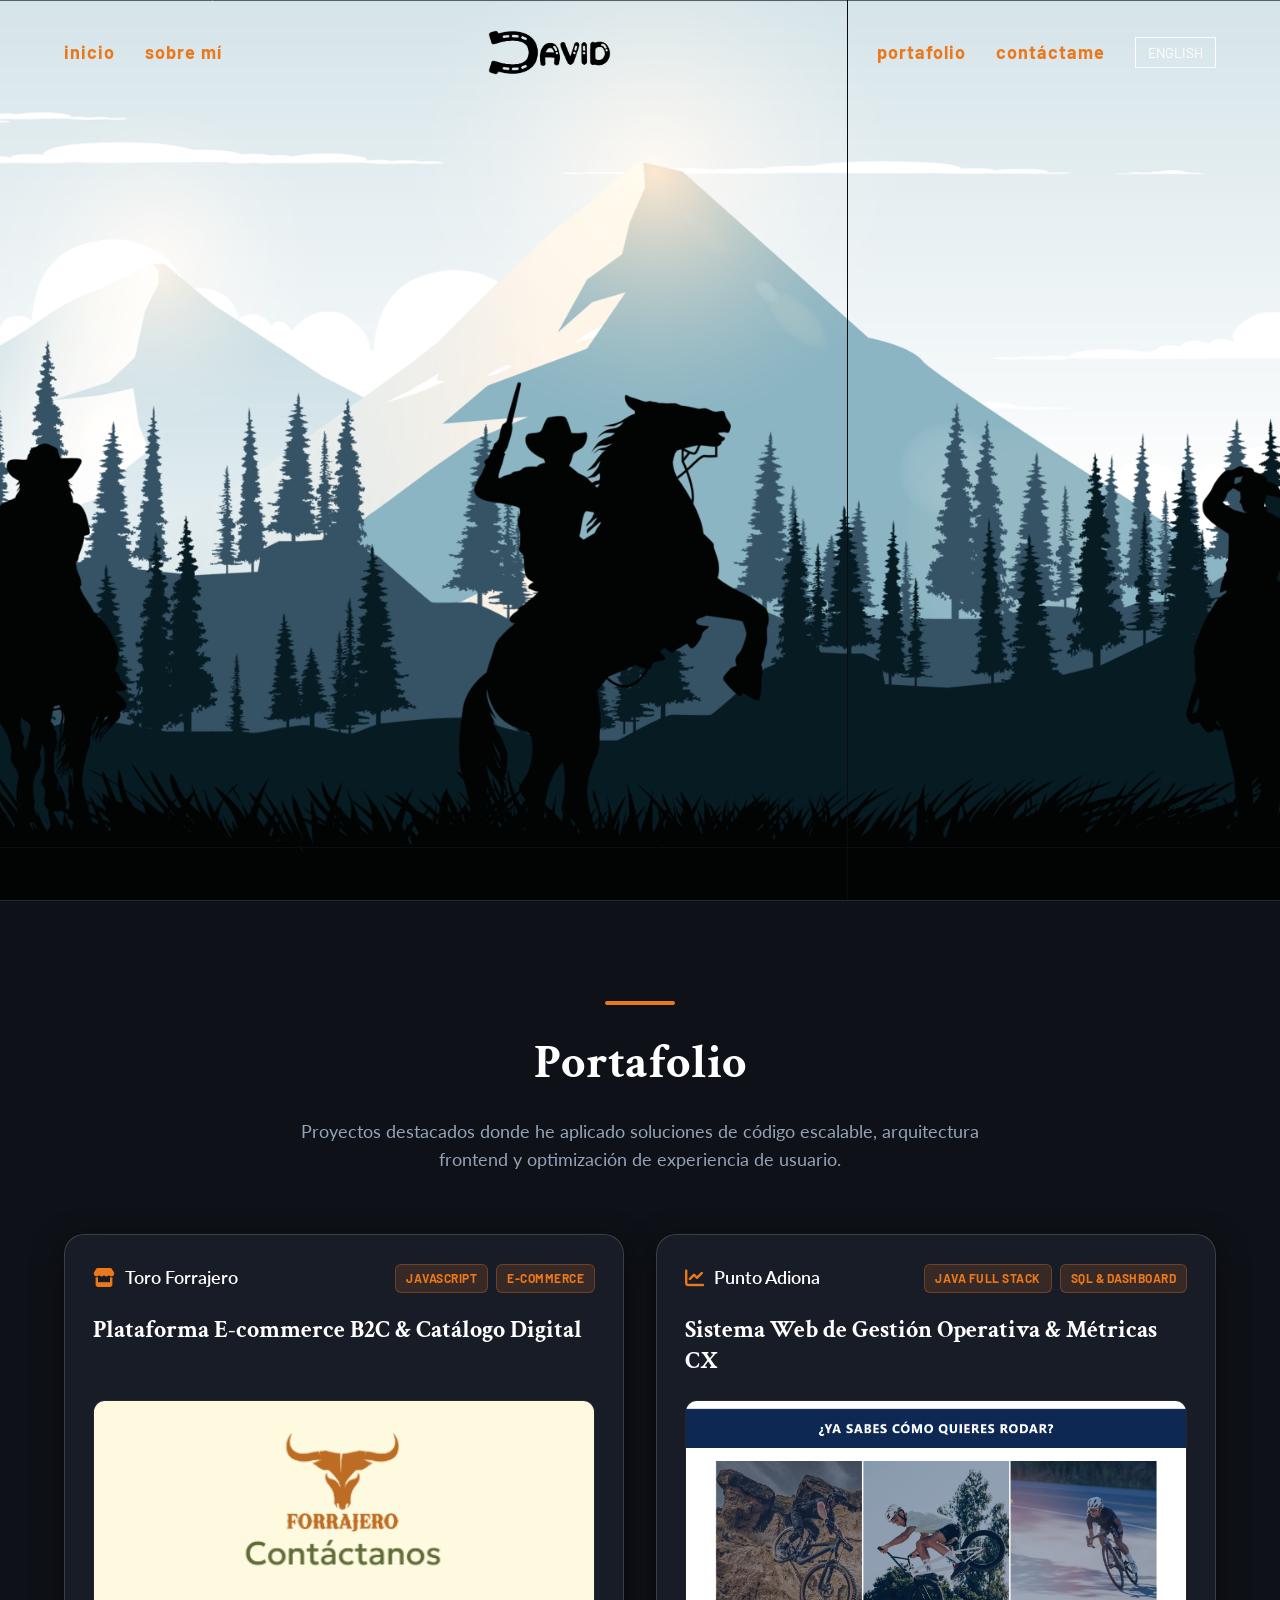
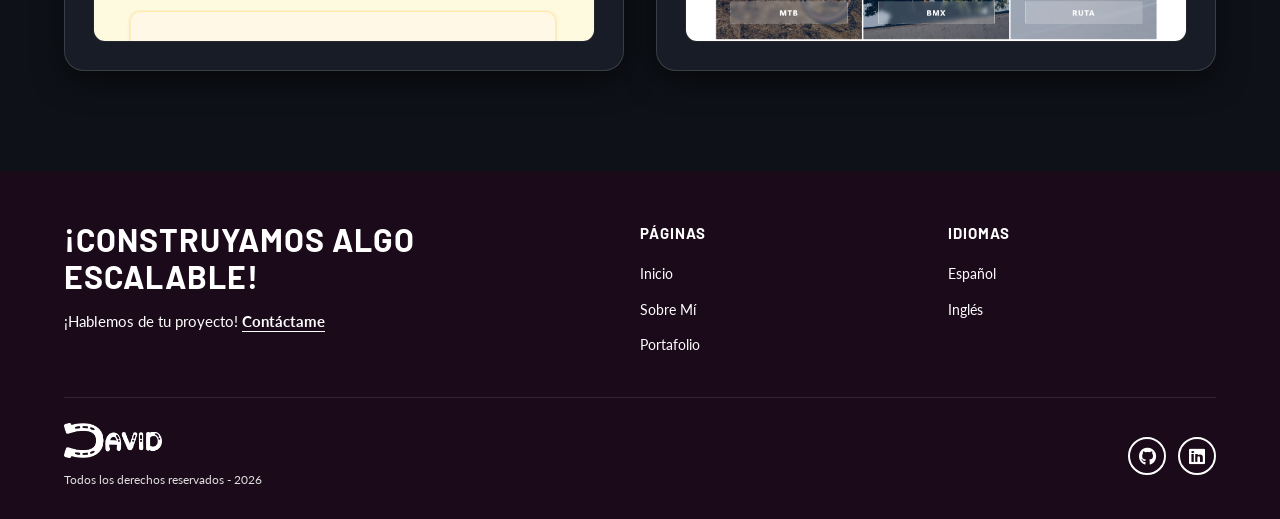
<file: Portafolio David/html/portafolio.html>
<!DOCTYPE html>
    <html lang="es">
    <head>
    <meta charset="UTF-8">
    <meta name="viewport" content="width=device-width, initial-scale=1.0">
    <title>Portafolio - David Vargas</title>
    <meta name="description" content="Portafolio de David Vargas, Desarrollador Web.">
    
    <!-- Hoja de Estilos -->
    <link rel="stylesheet" href="css/about.css">
    
    <!-- Iconos FontAwesome -->
    <link rel="stylesheet" href="https://cdnjs.cloudflare.com/ajax/libs/font-awesome/6.0.0/css/all.min.css">
    </head>
    <body>

    <!-- ================= HEADER / NAVEGACIÓN ================= -->
    <header class="header">
        <div class="container header-container">
        
        <!-- Navegación Izquierda -->
        <nav class="nav-group nav-left">
            <a href="index.html" class="nav-link" data-i18n="nav_inicio">Inicio</a>
            <a href="about.html" class="nav-link" data-i18n="nav_sobre_mi">Sobre Mí</a>
        </nav>

        <!-- Logotipo Centro -->
        <div class="nav-group nav-center">
            <a href="index.html" class="logo">
            <img src="assets/logos/logo_negro.png" alt="Logotipo David Vargas" class="logo-img">
            </a>
        </div>

        <!-- Navegación Derecha -->
        <nav class="nav-group nav-right">
            <a href="portafolio.html" class="nav-link" data-i18n="nav_portafolio">Portafolio</a>
            <a href="/Portafolio David/html/contac.html" class="nav-link" data-i18n="nav_contacto">Contáctame</a>
            <button id="lang-toggle" class="lang-btn lang-btn">ENGLISH</button>
        </nav>
        
        <!-- Botón Menú Hamburguesa para Móviles -->
        <button class="mobile-menu-btn" id="mobile-menu-btn" aria-label="Abrir menú">
            <i class="fas fa-bars"></i>
        </button>
        
        </div>
    </header>

    <!-- ================= CONTENIDO PRINCIPAL ================= -->
    <main>

        <!-- Hero / Fondo Parallax -->
        <section id="home" class="parallax-hero">
        <img src="assets/portafolio/port_1.png" class="parallax-layer layer-bg" alt="Fondo escenario">
        <img src="assets/portafolio/port_2.png" class="parallax-layer layer-mid" alt="Capa media 1">
        <img src="assets/portafolio/port_3.png" class="parallax-layer layer-front" alt="Capa media 2">
        <img src="assets/portafolio/port_4.png" class="parallax-layer layer-front" alt="Capa frontal">

        <div class="hero-bio-overlay container"></div>
        </section>

        <!-- Sección: Portafolio de Proyectos -->
        <section id="portafolio-sec" class="portfolio-section reveal">
        <div class="container">
            
            <!-- Encabezado de la Sección -->
            <div class="portfolio-header">
            <div class="accent-line"></div>
            <h1 class="portfolio-title" data-i18n="port_title">Portafolio</h1>
            <p class="portfolio-subtitle" data-i18n="port_subtitle">
                Proyectos destacados donde he aplicado soluciones de código escalable, arquitectura frontend y optimización de experiencia de usuario.
            </p>
            </div>

            <!-- Rejilla de Proyectos (2 Columnas) -->
            <div class="portfolio-grid">

            <!-- PROYECTO 1: TORO FORRAJERO -->
            <article class="project-card">
                <div class="card-top">
                <div class="brand-info">
                    <span class="brand-icon"><i class="fas fa-store"></i></span>
                    <span class="brand-name">Toro Forrajero</span>
                </div>
                <div class="project-tags">
                    <span class="tag">JavaScript</span>
                    <span class="tag">E-Commerce</span>
                </div>
                </div>

                <h2 class="project-title" data-i18n="proj_toro_title">
                Plataforma E-commerce B2C & Catálogo Digital
                </h2>

                <div class="project-media">
                <a href="https://github.com/D-a-v-i-d-Vargas/Toro-Forrajero-Ecommerce" target="_blank" aria-label="Ver Proyecto Toro Forrajero">
                    <img src="assets/toro_forrajero.png" alt="Previsualización Toro Forrajero" loading="lazy">
                    <div class="media-overlay">
                    <span data-i18n="proj_view_btn">Ver Proyecto &rarr;</span>
                    </div>
                </a>
                </div>
            </article>

            <!-- PROYECTO 2: PUNTO ADIONA -->
            <article class="project-card">
                <div class="card-top">
                <div class="brand-info">
                    <span class="brand-icon"><i class="fas fa-chart-line"></i></span>
                    <span class="brand-name">Punto Adiona</span>
                </div>
                <div class="project-tags">
                    <span class="tag">Java Full Stack</span>
                    <span class="tag">SQL & Dashboard</span>
                </div>
                </div>

                <h2 class="project-title" data-i18n="proj_adiona_title">
                Sistema Web de Gestión Operativa & Métricas CX
                </h2>

                <div class="project-media">
                <a href="https://github.com/D-a-v-i-d-Vargas/Hackaton-Punto-Adiona" target="_blank" aria-label="Ver Proyecto Punto Adiona">
                    <img src="assets/punto_adiona.png" alt="Previsualización Punto Adiona" loading="lazy">
                    <div class="media-overlay">
                    <span data-i18n="proj_view_btn">Ver Proyecto &rarr;</span>
                    </div>
                </a>
                </div>
            </article>

            </div>
        </div>
        </section>

    </main>

    <!-- ================= FOOTER ================= -->
    <footer id="contacto" class="footer">
        <div class="container footer-container">
        
        <!-- Parte Superior -->
        <div class="footer-top">
            
            <!-- Columna 1: CTA -->
            <div class="footer-cta-col">
            <h2 class="footer-cta-title" data-i18n="footer_cta">¡CONSTRUYAMOS ALGO ESCALABLE!</h2>
            <p class="footer-text">
                ¡Hablemos de tu proyecto! <a href="mailto:david.vargas@email.com" class="footer-link" data-i18n="nav_contacto">Contáctame</a>
            </p>
            </div>
            
            <!-- Columna 2: Menú Páginas -->
            <div class="footer-links-col">
            <h4 class="footer-heading">PÁGINAS</h4>
            <ul class="footer-menu">
                <li><a href="index.html" data-i18n="nav_inicio">Inicio</a></li>
                <li><a href="about.html" data-i18n="nav_sobre_mi">Sobre Mí</a></li>
                <li><a href="portafolio.html" data-i18n="nav_portafolio">Portafolio</a></li>
            </ul>
            </div>

            <!-- Columna 3: Selección de Idioma -->
            <div class="footer-links-col">
            <h4 class="footer-heading">IDIOMAS</h4>
            <ul class="footer-menu">
                <li><a href="#" id="lang-es">Español</a></li>
                <li><a href="#" id="lang-en">Inglés</a></li>
            </ul>
            </div>

        </div>

        <!-- Parte Inferior -->
        <div class="footer-bottom">
            <div class="footer-copyright">
            <a href="index.html" class="footer-logo-link">
                <img src="assets/logos/logo_blanco.png" alt="Logo David Vargas" class="footer-logo-img">
            </a>
            <span class="copyright-text" data-i18n="footer_rights">Todos los derechos reservados - 2026</span>
            </div>
            
            <div class="footer-socials">
            <a href="https://github.com/D-a-v-i-d-Vargas" target="_blank" aria-label="GitHub"><i class="fab fa-github"></i></a>
            <a href="https://www.linkedin.com/in/david-vargas-3700951bb/" target="_blank" aria-label="LinkedIn"><i class="fab fa-linkedin"></i></a>
            </div>
        </div>

        </div>
    </footer>

    <!-- Script Principal -->
    <script src="/Portafolio David/html/js/contac.js"></script>
    </body>
    </html>
</file>
<file: css/index.css>
/* ================= VARIABLES GLOBALES ================= */
:root {
    /* Paleta de Colores */
    --color-naranja: #EB781B;
    --color-mandarina: #ff723c;
    --color-naranja-fuerte: #ec4c39;
    --color-morado: #280f25; 
    
    /* Colores neutrales complementarios */
    --color-fondo: #000000;
    --color-texto: #333333;
    --color-blanco: #ffffff;

    /* Sistema Tipográfico */
    --font-titulos: 'Crimson Text', serif;
    --font-parrafos: 'Lato', sans-serif;
    --font-botones: 'Barlow', sans-serif;
}

/* ================= RESET BÁSICO ================= */
*, *::before, *::after {
    box-sizing: border-box;
    margin: 0;
    padding: 0;
}

body {
    background-color: var(--color-fondo);
    color: var(--color-texto);
    line-height: 1.6;
    /* Lato como fuente base para excelente legibilidad */
    font-family: var(--font-parrafos); 
}

a {
    text-decoration: none;
    transition: color 0.3s ease, transform 0.3s ease;
}

ul {
    list-style: none;
}

/* ================= JERARQUÍA TIPOGRÁFICA ================= */
/* Aplicamos Crimson Text a títulos para darles elegancia */
h1, h2, h3, h4, h5, h6 {
    font-family: var(--font-titulos);
}

.btn-primary {
    background-color: var(--color-naranja);
    color: var(--color-blanco);
    padding: 10px 20px;
    border-radius: 5px;
    font-weight: bold;
}

.btn-secondary {
    display: inline-block;
    background-color: var(--color-blanco);
    color: var(--color-blanco);
    padding: 12px 28px;
    border-radius: 5px;
    font-weight: bold;
    border: none;
    cursor: pointer;
    text-decoration: none;
    transition: background-color 0.3s ease;
}

.btn-secondary:hover {
    background-color: var(--color-blanco);
}

/* Aplicamos Barlow a botones y enlaces para darles fuerza y estilo */
.btn-secondary, .nav-link, .badge, .link-text {
    font-family: var(--font-botones);
    text-transform: uppercase;
    letter-spacing: 1px;
}

/* ================= ESTRUCTURA ================= */
.container {
    width: 90%;
    max-width: 1200px;
    margin: 0 auto;
}

.section {
    padding: 80px 0;
}

.bg-light {
    background-color: var(--color-fondo);
}

/* ==========================================================================
    4. HEADER Y NAVEGACIÓN
   ========================================================================== */
.header {
    position: absolute;
    top: 0;
    left: 0;
    width: 100%;
    background-color: transparent;
    padding: 30px 0;
    z-index: 1000;
    animation: slideDownHeader 1s cubic-bezier(0.16, 1, 0.3, 1) forwards;
    opacity: 0;
    transform: translateY(-30px);
}

@keyframes slideDownHeader {
    to {
        opacity: 1;
        transform: translateY(0);
    }
}

.header-container {
    display: flex;
    justify-content: space-between;
    align-items: center;
}

.nav-left, .nav-right {
    display: flex;
    gap: 30px;
    align-items: center;
    flex: 1; 
}

.nav-left { 
    justify-content: flex-start; 
}

.nav-right { 
    justify-content: flex-end; 
}

.nav-center { 
    display: flex; 
    justify-content: center; 
}

.logo {
    display: inline-block;
}

.logo-img {
    height: 45px;
    width: auto;
    display: block;
    transition: transform 0.3s ease;
}

.logo-img:hover {
    transform: scale(1.05);
}

.nav-link {
    color: var(--color-mandarina);
    font-weight: 700;
    font-size: 18px;
    text-transform: capitalize; 
    letter-spacing: 1px;
    text-decoration: none;
    transition: color 0.3s ease, transform 0.3s ease;
}

.nav-link:hover {
    color: var(--color-naranja);
}

.lang-btn {
    position: relative;
    z-index: 1005;
    pointer-events: auto;
    cursor: pointer;
    padding: 6px 12px;
    font-size: 14px;
    border: 1px solid var(--color-naranja);
    background: transparent;
    color: var(--color-naranja);
    font-family: var(--font-botones);
    transition: all 0.3s ease;
}

.lang-btn:hover {
    background-color: var(--color-fondo);
    border-color: var(--color-fondo);
}

.mobile-menu-btn {
    display: none;
    background: none;
    border: none;
    color: var(--color-blanco);
    font-size: 24px;
    cursor: pointer;
}

/* ==========================================================================
    EFECTO RADIAL GLOW
   ========================================================================== */
.radial-glow {
    position: relative;
    overflow: hidden;
}

.radial-glow::before {
    content: '';
    position: absolute;
    top: 0;
    left: 0;
    width: 100%;
    height: 100%;
    background: radial-gradient(800px circle at var(--mouse-x, 50%) var(--mouse-y, 50%), rgba(168, 116, 213, 0.249), transparent 30%);
    pointer-events: none;
    z-index: 0;
    opacity: 0; 
    transition: opacity 0.5s ease; 
}

.radial-glow:hover::before {
    opacity: 1; 
}

.radial-glow > .container {
    position: relative;
    z-index: 1; 
}

/* ================= HERO SECTION ================= */

.parallax-hero {
    position: relative;
    height: 100vh; /* fallback para navegadores sin soporte de svh */
    height: 100svh; /* viewport "pequeño": no cambia cuando la barra de direcciones del móvil aparece/desaparece al scrollear, así el Hero no se re-dibuja */
    min-height: 600px;
    display: flex;
    align-items: center;
    justify-content: center;
    text-align: center;
    overflow: hidden;
    background-color: var(--color-fondo);
    z-index: 1;
}

/* --- Imagen Central del Hero --- */
.hero-center-img {
    display: block;
    margin: 0 auto 30px auto; /* Centrado horizontal y margen inferior */
    max-width: 100%; /* Evita desbordamiento en móviles */
    width: 500px; /* Ajuste visual de la imagen */
    height: auto;
    position: relative;
    z-index: 10; /* Sobre las capas del paisaje parallax */
}

/* --- Contenedor del contenido del Hero --- */
.hero-content {
    position: relative;
    z-index: 20; /* Por encima de todas las capas parallax */
    display: flex;
    flex-direction: column;
    align-items: center;
    justify-content: center;
}

/* --- Asegurar el botón específicamente --- */
.hero-content .btn-primary {
    position: relative;
    z-index: 21;
    cursor: pointer;
}

/* ================= ANIMACIÓN DE CAPAS (PARALLAX) ================= */

/* 1. Animación maestra: Inicia transparente y abajo, termina en su lugar */
@keyframes subirCapa {
    0% {
        opacity: 0;
        transform: translateY(80px);
    }
    100% {
        opacity: 1;
        transform: translateY(0);
    }
}

/* 2. Regla base para capas parallax */
.parallax-layer {
    position: absolute;
    top: 0;
    left: 0;
    width: 100%;
    height: 100%;
    object-fit: cover;
    pointer-events: none;
    opacity: 0;
    will-change: opacity, transform;
    animation: subirCapa 1.2s cubic-bezier(0.25, 1, 0.5, 1) forwards; 
}

.parallax-layer.animation-done {
    animation: none;
    opacity: 1;
    transform: none;
    will-change: auto;
}

/* 3. Retrasos escalonados para las imágenes del Parallax */
.parallax-hero img:nth-child(1), .parallax-layer:nth-child(1) { animation-delay: 0.1s; }
.parallax-hero img:nth-child(2), .parallax-layer:nth-child(2) { animation-delay: 0.3s; }
.parallax-hero img:nth-child(3), .parallax-layer:nth-child(3) { animation-delay: 0.5s; }
.parallax-hero img:nth-child(4), .parallax-layer:nth-child(4) { animation-delay: 0.7s; }
.parallax-hero img:nth-child(5), .parallax-layer:nth-child(5) { animation-delay: 0.9s; }
.parallax-hero img:nth-child(6), .parallax-layer:nth-child(6) { animation-delay: 1.1s; }
.parallax-hero img:nth-child(7), .parallax-layer:nth-child(7) { animation-delay: 1.3s; }
.parallax-hero img:nth-child(8), .parallax-layer:nth-child(8) { animation-delay: 1.5s; }
.parallax-hero img:nth-child(9), .parallax-layer:nth-child(9) { animation-delay: 1.7s; }

/* ================= ANIMACIÓN DEL CONTENIDO (TEXTO) ================= */

@keyframes aparecerTexto {
    0% {
        opacity: 0;
        transform: scale(0.95);
    }
    100% {
        opacity: 1;
        transform: scale(1);
    }
}

.parallax-content {
    position: relative;
    z-index: 10;
    opacity: 0;
    will-change: opacity, transform;
    animation: aparecerTexto 1.5s ease-out forwards;
    animation-delay: 2.2s;
}

.parallax-content.animation-done {
    animation: none;
    opacity: 1;
    transform: none;
    will-change: auto;
}

/* ================= ORDEN DE PROFUNDIDAD (Z-INDEX) ================= */
.layer-bg {
    z-index: 1;
}

.layer-mid {
    z-index: 2;
}

.layer-front {
    z-index: 3;
}

.parallax-hero .display-title {
    font-size: 48px;
    color: var(--color-azul);
    margin-bottom: 20px;
    text-shadow: 2px 2px 10px rgba(0, 0, 0, 0.5);
}

.parallax-hero .subtitle {
    font-size: 18px;
    color: var(--color-blanco);
    max-width: 600px;
    margin: 0 auto 30px auto;
    text-shadow: 1px 1px 5px rgba(0, 0, 0, 0.5);
}

/* ================= SOBRE MÍ (ABOUT) ================= */
.about-section {
    background-color: var(--color-fondo); 
    padding: 100px 0;
    position: relative; 
    z-index: 20; /* Obliga a esta sección a pasar al frente */
}

.about-container {
    display: grid;
    grid-template-columns: 1fr 1fr; /* Dos columnas iguales */
    gap: 60px;
    align-items: center;
}

/* Imagen o ilustración complementaria de Sobre Mí */
.about-image-wrapper {
    position: relative;
    width: 100%;
    display: flex;
    justify-content: center;
    align-items: center;
}

.about-img {
    width: 100%;
    max-width: 500px;
    height: auto;
    border-radius: 12px;
    object-fit: cover;
    box-shadow: 0 10px 30px rgba(0, 0, 0, 0.5);
}

/* Etiqueta superior con la barra diagonal */
.section-label {
    display: block;
    font-family: var(--font-botones);
    font-size: 14px;
    font-weight: 700;
    letter-spacing: 2px;
    color: var(--color-blanco);
    text-transform: uppercase;
    margin-bottom: 20px;
}

.section-label .slash {
    color: var(--color-naranja-fuerte);
    margin-right: 5px;
}

/* Título principal de la sección */
.about-heading {
    font-family: var(--font-botones);
    font-size: 48px;
    line-height: 1.1;
    color: var(--color-blanco);
    margin-bottom: 25px;
    text-transform: none; 
}

/* Párrafos descriptivos */
.about-desc {
    color: #b0b0b0;
    font-size: 18px;
    margin-bottom: 30px;
}

/* Enlace "Más sobre mí" */
.about-link {
    display: inline-flex;
    align-items: center;
    color: var(--color-naranja);
    font-family: var(--font-botones);
    font-size: 18px;
    font-weight: 700;
    text-transform: none;
    padding-bottom: 5px;
    border-bottom: 2px solid var(--color-naranja); 
    transition: color 0.3s ease, border-color 0.3s ease;
}

.about-link:hover {
    color: var(--color-naranja);
    border-bottom-color: var(--color-naranja);
    transform: none;
}

/* Contenedor de las estadísticas */
.about-stats {
    display: flex;
    gap: 40px;
    margin-bottom: 30px;
}

.stat-block {
    display: flex;
    align-items: center;
    gap: 15px;
}

.stat-num {
    font-family: var(--font-botones);
    font-size: 72px;
    font-weight: 700;
    color: var(--color-naranja);
    line-height: 1;
    letter-spacing: -2px;
}

.stat-text {
    font-family: var(--font-botones);
    font-size: 16px;
    font-weight: 700;
    color: var(--color-blanco);
    line-height: 1.2;
    text-transform: none;
}

/* ================= HABILIDADES ================= */
.skills {
    background-color: var(--color-fondo);
}

/* --- Encabezado de la Sección --- */
.skills-header {
    display: flex;
    justify-content: space-between;
    align-items: flex-end;
    margin-bottom: 50px;
    color: var(--color-blanco);
}

.skills-heading {
    font-family: var(--font-botones);
    font-size: 48px;
    color: var(--color-blanco);
    line-height: 1.1;
    margin-top: 10px;
}

/* --- Grid y Tarjetas --- */
.grid-skills {
    display: grid;
    grid-template-columns: repeat(auto-fit, minmax(260px, 1fr));
    gap: 30px;
}

.skill-card {
    background-color: var(--color-naranja); 
    padding: 40px 30px;
    border-radius: 12px;
    display: flex;
    flex-direction: column;
    align-items: flex-start;
    transition: transform 0.3s ease;
}

.skill-card:hover {
    transform: translateY(-10px);
}

/* --- Elementos internos de la Tarjeta --- */
.skill-icon {
    width: 50px;
    height: 50px;
    border-radius: 50%;
    background-color: var(--color-fondo);
    color: var(--color-naranja);
    display: flex;
    align-items: center;
    justify-content: center;
    font-size: 26px;
    margin-bottom: 25px;
}

.skill-card h3 {
    font-family: var(--font-botones);
    color: var(--color-fondo);
    font-size: 24px;
    margin-bottom: 15px;
    text-transform: none;
}

.skill-card p {
    color: var(--color-fondo);
    font-size: 16px;
    line-height: 1.5;
    margin-bottom: 40px;
    flex-grow: 1;
}

.skill-line {
    width: 40px;
    height: 3px;
    background-color: var(--color-fondo);
    border-radius: 2px;
}


    /* =========================================
    SECCIÓN PORTAFOLIO - UNIFICADO Y CON ESPACIADO
    ========================================= */

/* --- Cabecera del Portafolio --- */
.portfolio-heading {
    font-family: var(--font-botones);
    font-size: 42px;
    color: var(--color-blanco);
    line-height: 1.2;
    margin-bottom: 20px;
}

/* Enlace a GitHub */
.browse-link {
    color: var(--color-blanco);
    text-decoration: none;
    font-weight: bold;
    font-size: 16px;
    display: inline-flex;
    align-items: center;
    gap: 10px;
    border-bottom: 2px solid var(--color-blanco);
    padding-bottom: 5px;
    margin-bottom: 50px;
    transition: all 0.3s ease;
}

.browse-link:hover {
    color: var(--color-naranja);
    border-color: var(--color-naranja);
}

/* --- Grid de Tarjetas --- */
.portfolio-cards-grid {
    display: grid;
    grid-template-columns: repeat(auto-fit, minmax(320px, 1fr));
    gap: 2rem;
    align-items: stretch;
}

/* --- Diseño de la Tarjeta --- */
.portfolio-card {
    background-color: #2a2e38;
    border-radius: 20px;
    overflow: hidden;
    display: flex;
    flex-direction: column;
    justify-content: space-between;
    height: 100%;
    transition: transform 0.3s ease;
}

.portfolio-card:hover {
    transform: translateY(-8px);
}

.card-content {
    padding: 35px 35px 20px 35px;
    display: flex;
    flex-direction: column;
    flex-grow: 1;
}

/* --- Etiquetas (Tags) y Cliente --- */
.card-tags {
    display: flex;
    justify-content: flex-end;
    gap: 10px;
    margin-bottom: 25px;
}

.tag {
    background-color: rgba(255, 255, 255, 0.15);
    color: var(--color-blanco);
    padding: 6px 14px;
    border-radius: 20px;
    font-size: 12px;
    font-weight: 600;
}

.client-info {
    display: flex;
    align-items: center;
    gap: 12px;
    margin-bottom: 15px;
}

.client-icon {
    width: 32px;
    height: 32px;
    background-color: rgba(255, 255, 255, 0.1);
    color: var(--color-blanco);
    border-radius: 50%;
    display: flex;
    align-items: center;
    justify-content: center;
    font-size: 14px;
}

.client-name {
    color: var(--color-blanco);
    font-weight: 600;
    font-size: 18px;
}

.card-title {
    font-family: var(--font-botones);
    color: var(--color-blanco);
    font-size: 26px;
    line-height: 1.3;
    margin-bottom: 20px;
}

/* Enlace a repositorio dentro de tarjeta */
.repo-link {
    margin-top: auto;
    padding-top: 15px;
    display: inline-flex;
    align-items: center;
    gap: 8px;
    color: var(--color-naranja);
    font-family: var(--font-botones);
    font-weight: 700;
    font-size: 14px;
    text-transform: uppercase;
    transition: color 0.3s ease;
}

.repo-link:hover {
    color: var(--color-blanco);
}

/* --- Imagen de la Tarjeta --- */
.card-image {
    width: 100%;
    height: 250px;
    overflow: hidden;
    flex-shrink: 0;
}

.card-image img {
    width: 100%;
    height: 100%;
    object-fit: cover;
    object-position: top;
    transition: transform 0.5s ease;
}

.portfolio-card:hover .card-image img {
    transform: scale(1.05);
}

/* ==========================================================================
    9. FOOTER Y BOTÓN ANIMADO (UIVERSE)
   ========================================================================== */
.footer {
    background-color: var(--color-fondo);
    padding: 50px 0 30px;
    color: var(--color-blanco);
}

.footer-top {
    display: grid;
    grid-template-columns: 2fr 1fr 1fr;
    gap: 40px;
    margin-bottom: 40px;
}

.footer-cta-title {
    font-family: var(--font-botones);
    font-size: 32px;
    line-height: 1.15;
    margin-bottom: 15px;
}

.footer-menu { 
    list-style: none; 
    display: flex; 
    flex-direction: column; 
    gap: 10px; 
}

.footer-menu a { 
    color: var(--color-blanco); 
    text-decoration: none; 
}

.footer-bottom { 
    display: flex; 
    justify-content: space-between; 
    align-items: center; 
    border-top: 1px solid rgba(226, 179, 239, 0.1); 
    padding-top: 25px; 
}

.footer-logo-img {
    height: 35px;
    opacity: 0.7;
    transition: opacity 0.3s ease;
}

.footer-logo-img:hover {
    opacity: 1;
}

.footer-socials { 
    display: flex; 
    gap: 12px; 
}

.footer-socials a { 
    width: 38px; 
    height: 38px; 
    border: 2px solid var(--color-blanco); 
    border-radius: 50%; 
    color: var(--color-blanco); 
    display: flex; 
    align-items: center; 
    justify-content: center; 
    text-decoration: none; 
    transition: 0.3s; 
}

.footer-socials a:hover { 
    background-color: var(--color-blanco); 
    color: var(--color-fondo); 
}

.footer-link-container {
    padding: 0;
    margin: 15px 0 0 0;
    border: none;
    background: none;
    cursor: pointer;
    text-decoration: none;
    --primary-color: var(--color-texto);
    --hovered-color: var(--color-mandarina);
    position: relative;
    display: flex;
    font-weight: 600;
    font-size: 20px;
    gap: 0.5rem;
    align-items: center;
}

.footer-link-container p {
    margin: 0;
    position: relative;
    font-size: 20px;
    color: var(--color-blanco);
    font-family: var(--font-botones);
}

.footer-link-container::after {
    position: absolute;
    content: "";
    width: 0;
    left: 0;
    bottom: -7px;
    background: var(--color-mandarina);
    height: 2px;
    transition: 0.3s ease-out;
}

.footer-link-container p::before {
    position: absolute;
    content: attr(data-text); 
    width: 0%;
    inset: 0;
    color: var(--color-mandarina);
    overflow: hidden;
    transition: 0.3s ease-out;
    white-space: nowrap;
}

.footer-link-container:hover::after,
.footer-link-container:hover p::before {
    width: 100%;
}

.footer-link-container:hover svg {
    transform: translateX(4px);
    color: var(--color-mandarina);
}

.footer-link-container svg {
    color: var(--color-blanco);
    transition: 0.2s;
    position: relative;
    width: 15px;
    transition-delay: 0.2s;
}

.footer-copyright {
    display: flex;
    flex-direction: column; 
    align-items: flex-start;  
    gap: 10px;
}

.copyright-text {
    color: var(--color-blanco);
    font-size: 0.85rem;
    display: block;
}

/* ==========================================================================
    10. ANIMACIONES DE SCROLL ALTERNADAS Y DE DIRECCIÓN (.reveal-*)
   ========================================================================== */
.reveal, .reveal-down, .reveal-left, .reveal-right {
    opacity: 1;
    transform: translate(0, 0);
    transition: opacity 0.8s cubic-bezier(0.16, 1, 0.3, 1), 
                transform 0.8s cubic-bezier(0.16, 1, 0.3, 1);
}

body.js-enabled .reveal:not(.active) { 
    opacity: 0; 
    transform: translateY(40px); 
}

body.js-enabled .reveal-down:not(.active) { 
    opacity: 0; 
    transform: translateY(-40px); 
}

body.js-enabled .reveal-left:not(.active) { 
    opacity: 0; 
    transform: translateX(-50px); 
}

body.js-enabled .reveal-right:not(.active) { 
    opacity: 0; 
    transform: translateX(50px); 
}

body.js-enabled .reveal.active,
body.js-enabled .reveal-down.active,
body.js-enabled .reveal-left.active,
body.js-enabled .reveal-right.active {
    opacity: 1;
    transform: translate(0, 0);
}

/* ================= RESPONSIVO (MÓVILES) ================= */
@media (max-width: 768px) {
    .mobile-menu-btn {
        display: block;
    }
    
    /* Ocultamos los menús laterales por defecto en móvil */
    .nav-left, .nav-right {
        display: none; 
        position: absolute;
        left: 0;
        width: 100%;
        background-color: var(--color-azul);
        padding: 20px 0;
        flex-direction: column;
        align-items: center;
        gap: 20px;
    }

    /* Posicionamiento de los menús desplegables */
    .nav-left {
        top: 100%;
    }

    .nav-right {
        top: calc(100% + 110px);
    }

    /* Cuando el menú móvil esté activo a través de JavaScript */
    .nav-left.active, .nav-right.active {
        display: flex; 
    }

    .parallax-hero .display-title {
        font-size: 32px;
    }
    
    .footer-container {
        flex-direction: column;
        text-align: center;
    }

    /* --- Ajustes móviles para la sección Sobre Mí --- */
    .about-container {
        grid-template-columns: 1fr;
        gap: 40px;
    }
    
    .about-heading {
        font-size: 36px;
    }
    
    .about-stats {
        gap: 20px;
    }

    .stat-num {
        font-size: 56px; 
    }

    /* --- Ajustes móviles para Habilidades --- */
    .skills-header {
        flex-direction: column;
        align-items: flex-start;
        gap: 25px;
    }

    .skills-heading {
        font-size: 36px;
    }

    /* --- Ajustes móviles para el Footer --- */
    .footer-top {
        grid-template-columns: 1fr;
        gap: 50px;
    }
    
    .footer-cta-title {
        font-size: 42px; 
    }

    .footer-bottom {
        flex-direction: column;
        align-items: flex-start;
        gap: 30px;
    }
} 

    /* =========================================
        ANIMACIÓN DE APARICIÓN AL HACER SCROLL
    ========================================= */

/* Estado inicial */
.reveal {
    opacity: 0;
    transform: translateY(40px);
    transition: opacity 0.8s ease-out, transform 0.8s ease-out;
    will-change: opacity, transform;
}

/* Estado activo */
.reveal.active {
    opacity: 1;
    transform: translateY(0);
}
</file>
<file: Portafolio David/html/css/index.css>
/* ================= IMPORTACIÓN DE FUENTES =================
    Las fuentes se cargan ahora desde un <link> en el <head> del HTML
    (con preconnect) en vez de @import aquí. @import obliga a una cadena:
    el navegador debe bajar este CSS, leerlo, encontrar el @import y
    RECIÉN AHÍ pedir la hoja de Google Fonts. Moverlo al HTML permite
    pedir CSS + fuentes en paralelo desde el primer momento. */

/* ================= VARIABLES GLOBALES ================= */
:root {
    /* Paleta de Colores */
    --color-cafe: #AF825B;
    --color-rojo: #901E28;
    --color-naranja: #EB781B;
    --color-verde: #4B5C35;
    --color-azul: #365365;
    
    /* Colores neutrales complementarios */
    --color-fondo: #000000;
    --color-texto: #333333;
    --color-blanco: #ffffff;

    /* Sistema Tipográfico */
    --font-titulos: 'Crimson Text', serif;
    --font-parrafos: 'Lato', sans-serif;
    --font-botones: 'Barlow', sans-serif;
}

/* ================= RESET BÁSICO ================= */
* {
    margin: 0;
    padding: 0;
    box-sizing: border-box;
}

body {
    background-color: var(--color-fondo);
    color: var(--color-texto);
    line-height: 1.6;
    /* Lato como fuente base para excelente legibilidad */
    font-family: var(--font-parrafos); 
}

a {
    text-decoration: none;
    transition: color 0.3s ease, transform 0.3s ease;
}

ul {
    list-style: none;
}

/* ================= JERARQUÍA TIPOGRÁFICA ================= */
/* Aplicamos Crimson Text a títulos para darles elegancia */
h1, h2, h3, h4, h5, h6 {
    font-family: var(--font-titulos);
}

/* Aplicamos Barlow a botones y enlaces para darles fuerza y estilo */
.btn-primary, .btn-secondary, .nav-link, .badge, .link-text {
    font-family: var(--font-botones);
    text-transform: uppercase;
    letter-spacing: 1px;
}

/* ================= ESTRUCTURA ================= */
.container {
    width: 90%;
    max-width: 1200px;
    margin: 0 auto;
}

.section {
    padding: 80px 0;
}

.bg-light {
    background-color: var(--color-fondo);
}

/* ================= HEADER Y NAVEGACIÓN ================= */
.header {
    position: absolute; /* Esto saca al header del flujo y lo superpone sobre el Hero */
    top: 0;
    left: 0;
    width: 100%;
    background-color: transparent; /* Quitamos el fondo negro */
    padding: 30px 0; /* Le damos un poco más de aire arriba y abajo */
    z-index: 1000; /* Asegura que esté por encima de todas las capas del parallax */
    box-shadow: none; /* Eliminamos cualquier sombra que marque el borde */
}

.header-container {
    display: flex;
    justify-content: space-between;
    align-items: center;
}

/* Grupos de navegación lateral */
.nav-left,
.nav-right,
.nav-group {
    display: flex;
    gap: 30px;
    align-items: center;
}

/* Logotipo */
.logo {
    display: inline-block;
}

.logo-img {
    height: 45px;
    width: auto;
    display: block;
    transition: transform 0.3s ease;
}

.logo-img:hover {
    transform: scale(1.05);
}

/* Enlaces de navegación */
.nav-link {
    color: var(--color-naranja);
    font-weight: 700;
    font-size: 18px;
    text-transform: lowercase; /* Estilo minúsculas de tu referencia */
    letter-spacing: 1px;
    transition: color 0.3s ease, transform 0.3s ease;
}

.nav-link:hover {
    color: var(--color-verde);
}

/* Botón de idioma integrado en el nav */
.lang-btn {
    margin-top: 0; 
    padding: 6px 12px;
    font-size: 14px;
    border: 1px solid var(--color-blanco);
    background: transparent;
    cursor: pointer;
    color: var(--color-blanco);
    transition: all 0.3s ease;
}

.lang-btn:hover {
    background-color: var(--color-naranja);
    border-color: var(--color-naranja);
}

/* Botón de menú móvil */
.mobile-menu-btn {
    display: none;
    background: none;
    border: none;
    color: var(--color-blanco);
    font-size: 24px;
    cursor: pointer;
}

/* Botones Generales */
.btn-primary {
    background-color: var(--color-naranja);
    color: var(--color-blanco);
    padding: 10px 20px;
    border-radius: 5px;
    font-weight: bold;
}

.btn-primary:hover {
    background-color: var(--color-rojo);
    color: var(--color-blanco);
}

.btn-secondary {
    display: inline-block;
    background-color: var(--color-naranja);
    color: var(--color-blanco);
    padding: 12px 28px;
    border-radius: 5px;
    font-weight: bold;
    margin-top: 20px;
}

.btn-secondary:hover {
    background-color: var(--color-verde);
}

/* ================= HERO SECTION ================= */

.parallax-hero {
    position: relative;
    height: 100vh; /* fallback para navegadores sin soporte de svh */
    height: 100svh; /* viewport "pequeño": no cambia cuando la barra de direcciones del móvil aparece/desaparece al scrollear, así el Hero no se re-dibuja */
    min-height: 600px;
    display: flex;
    align-items: center;
    justify-content: center;
    text-align: center;
    overflow: hidden;
    background-color: var(--color-fondo);
    z-index: 1;
}

/* --- Imagen Central del Hero --- */
.hero-center-img {
    display: block;
    margin: 0 auto 30px auto; /* Centrado horizontal y margen inferior */
    max-width: 100%; /* Evita desbordamiento en móviles */
    width: 500px; /* Ajuste visual de la imagen */
    height: auto;
    position: relative;
    z-index: 10; /* Sobre las capas del paisaje parallax */
}

/* --- Contenedor del contenido del Hero --- */
.hero-content {
    position: relative;
    z-index: 20; /* Por encima de todas las capas parallax */
    display: flex;
    flex-direction: column;
    align-items: center;
    justify-content: center;
}

/* --- Asegurar el botón específicamente --- */
.hero-content .btn-primary {
    position: relative;
    z-index: 21;
    cursor: pointer;
}

/* ================= ANIMACIÓN DE CAPAS (PARALLAX) ================= */

/* 1. Animación maestra: Inicia transparente y abajo, termina en su lugar */
@keyframes subirCapa {
    0% {
        opacity: 0;
        transform: translateY(80px);
    }
    100% {
        opacity: 1;
        transform: translateY(0);
    }
}

/* 2. Regla base para capas parallax */
.parallax-layer {
    position: absolute;
    top: 0;
    left: 0;
    width: 100%;
    height: 100%;
    object-fit: cover;
    pointer-events: none;
    opacity: 0;
    will-change: opacity, transform;
    animation: subirCapa 1.2s cubic-bezier(0.25, 1, 0.5, 1) forwards; 
}

    /* index.js añade esta clase cuando termina la animación (evento "animationend").
    Sin esta regla esa clase no hacía NADA: la propiedad "animation" seguía
    asignada de por vida y el navegador puede seguir tratando estas 9 imágenes
    como capas en animación (promovidas a su propia capa de composición/GPU
    todo el tiempo). Eso es lo que pesa en cada repintado posterior — por
    ejemplo cuando el navegador del celular oculta/muestra la barra de
    direcciones al hacer scroll — y se percibe como si "recargara" el Hero. */
.parallax-layer.animation-done {
    animation: none;
    opacity: 1;
    transform: none;
    will-change: auto;
}

/* 3. Retrasos escalonados para las imágenes del Parallax */
.parallax-hero img:nth-child(1), .parallax-layer:nth-child(1) { animation-delay: 0.1s; }
.parallax-hero img:nth-child(2), .parallax-layer:nth-child(2) { animation-delay: 0.3s; }
.parallax-hero img:nth-child(3), .parallax-layer:nth-child(3) { animation-delay: 0.5s; }
.parallax-hero img:nth-child(4), .parallax-layer:nth-child(4) { animation-delay: 0.7s; }
.parallax-hero img:nth-child(5), .parallax-layer:nth-child(5) { animation-delay: 0.9s; }
.parallax-hero img:nth-child(6), .parallax-layer:nth-child(6) { animation-delay: 1.1s; }
.parallax-hero img:nth-child(7), .parallax-layer:nth-child(7) { animation-delay: 1.3s; }
.parallax-hero img:nth-child(8), .parallax-layer:nth-child(8) { animation-delay: 1.5s; }
.parallax-hero img:nth-child(9), .parallax-layer:nth-child(9) { animation-delay: 1.7s; }

/* ================= ANIMACIÓN DEL CONTENIDO (TEXTO) ================= */

@keyframes aparecerTexto {
    0% {
        opacity: 0;
        transform: scale(0.95);
    }
    100% {
        opacity: 1;
        transform: scale(1);
    }
}

.parallax-content {
    position: relative;
    z-index: 10;
    opacity: 0;
    will-change: opacity, transform;
    animation: aparecerTexto 1.5s ease-out forwards;
    animation-delay: 2.2s;
}

.parallax-content.animation-done {
    animation: none;
    opacity: 1;
    transform: none;
    will-change: auto;
}

/* ================= ORDEN DE PROFUNDIDAD (Z-INDEX) ================= */
.layer-bg {
    z-index: 1;
}

.layer-mid {
    z-index: 2;
}

.layer-front {
    z-index: 3;
}

.parallax-hero .display-title {
    font-size: 48px;
    color: var(--color-azul);
    margin-bottom: 20px;
    text-shadow: 2px 2px 10px rgba(0, 0, 0, 0.5);
}

.parallax-hero .subtitle {
    font-size: 18px;
    color: var(--color-blanco);
    max-width: 600px;
    margin: 0 auto 30px auto;
    text-shadow: 1px 1px 5px rgba(0, 0, 0, 0.5);
}

/* ================= SOBRE MÍ (ABOUT) ================= */
.about-section {
    background-color: var(--color-fondo); 
    padding: 100px 0;
    position: relative; 
    z-index: 20; /* Obliga a esta sección a pasar al frente */
}

.about-container {
    display: grid;
    grid-template-columns: 1fr 1fr; /* Dos columnas iguales */
    gap: 60px;
    align-items: center;
}

/* Imagen o ilustración complementaria de Sobre Mí */
.about-image-wrapper {
    position: relative;
    width: 100%;
    display: flex;
    justify-content: center;
    align-items: center;
}

.about-img {
    width: 100%;
    max-width: 500px;
    height: auto;
    border-radius: 12px;
    object-fit: cover;
    box-shadow: 0 10px 30px rgba(0, 0, 0, 0.5);
}

/* Etiqueta superior con la barra diagonal */
.section-label {
    display: block;
    font-family: var(--font-botones);
    font-size: 14px;
    font-weight: 700;
    letter-spacing: 2px;
    color: var(--color-blanco);
    text-transform: uppercase;
    margin-bottom: 20px;
}

.section-label .slash {
    color: var(--color-blanco);
    margin-right: 5px;
}

/* Título principal de la sección */
.about-heading {
    font-family: var(--font-botones);
    font-size: 48px;
    line-height: 1.1;
    color: var(--color-blanco);
    margin-bottom: 25px;
    text-transform: none; 
}

/* Párrafos descriptivos */
.about-desc {
    color: #b0b0b0;
    font-size: 18px;
    margin-bottom: 30px;
}

/* Enlace "Más sobre mí" */
.about-link {
    display: inline-flex;
    align-items: center;
    color: var(--color-naranja);
    font-family: var(--font-botones);
    font-size: 18px;
    font-weight: 700;
    text-transform: none;
    padding-bottom: 5px;
    border-bottom: 2px solid var(--color-azul); 
    transition: color 0.3s ease, border-color 0.3s ease;
}

.about-link:hover {
    color: var(--color-naranja);
    border-bottom-color: var(--color-naranja);
    transform: none;
}

/* Contenedor de las estadísticas */
.about-stats {
    display: flex;
    gap: 40px;
    margin-bottom: 30px;
}

.stat-block {
    display: flex;
    align-items: center;
    gap: 15px;
}

.stat-num {
    font-family: var(--font-botones);
    font-size: 72px;
    font-weight: 700;
    color: var(--color-naranja);
    line-height: 1;
    letter-spacing: -2px;
}

.stat-text {
    font-family: var(--font-botones);
    font-size: 16px;
    font-weight: 700;
    color: var(--color-blanco);
    line-height: 1.2;
    text-transform: none;
}

/* ================= HABILIDADES ================= */
.skills {
    background-color: var(--color-rojo);
}

/* --- Encabezado de la Sección --- */
.skills-header {
    display: flex;
    justify-content: space-between;
    align-items: flex-end;
    margin-bottom: 50px;
    color: var(--color-blanco);
}

.skills-heading {
    font-family: var(--font-botones);
    font-size: 48px;
    color: var(--color-blanco);
    line-height: 1.1;
    margin-top: 10px;
}

/* --- Grid y Tarjetas --- */
.grid-skills {
    display: grid;
    grid-template-columns: repeat(auto-fit, minmax(260px, 1fr));
    gap: 30px;
}

.skill-card {
    background-color: var(--color-cafe); 
    padding: 40px 30px;
    border-radius: 12px;
    display: flex;
    flex-direction: column;
    align-items: flex-start;
    transition: transform 0.3s ease;
}

.skill-card:hover {
    transform: translateY(-10px);
}

/* --- Elementos internos de la Tarjeta --- */
.skill-icon {
    width: 50px;
    height: 50px;
    border-radius: 50%;
    background-color: var(--color-rojo);
    color: var(--color-blanco);
    display: flex;
    align-items: center;
    justify-content: center;
    font-size: 26px;
    margin-bottom: 25px;
}

.skill-card h3 {
    font-family: var(--font-botones);
    color: var(--color-blanco);
    font-size: 24px;
    margin-bottom: 15px;
    text-transform: none;
}

.skill-card p {
    color: var(--color-blanco);
    font-size: 16px;
    line-height: 1.5;
    margin-bottom: 40px;
    flex-grow: 1;
}

.skill-line {
    width: 40px;
    height: 3px;
    background-color: var(--color-blanco);
    border-radius: 2px;
}

    /* =========================================
    SECCIÓN PORTAFOLIO - UNIFICADO Y CON ESPACIADO
    ========================================= */

/* --- Cabecera del Portafolio --- */
.portfolio-heading {
    font-family: var(--font-botones);
    font-size: 42px;
    color: var(--color-blanco);
    line-height: 1.2;
    margin-bottom: 20px;
}

/* Enlace a GitHub */
.browse-link {
    color: var(--color-blanco);
    text-decoration: none;
    font-weight: bold;
    font-size: 16px;
    display: inline-flex;
    align-items: center;
    gap: 10px;
    border-bottom: 2px solid var(--color-blanco);
    padding-bottom: 5px;
    margin-bottom: 50px;
    transition: all 0.3s ease;
}

.browse-link:hover {
    color: var(--color-naranja);
    border-color: var(--color-naranja);
}

/* --- Grid de Tarjetas --- */
.portfolio-cards-grid {
    display: grid;
    grid-template-columns: repeat(auto-fit, minmax(320px, 1fr));
    gap: 2rem;
    align-items: stretch;
}

/* --- Diseño de la Tarjeta --- */
.portfolio-card {
    background-color: #2a2e38;
    border-radius: 20px;
    overflow: hidden;
    display: flex;
    flex-direction: column;
    justify-content: space-between;
    height: 100%;
    transition: transform 0.3s ease;
}

.portfolio-card:hover {
    transform: translateY(-8px);
}

.card-content {
    padding: 35px 35px 20px 35px;
    display: flex;
    flex-direction: column;
    flex-grow: 1;
}

/* --- Etiquetas (Tags) y Cliente --- */
.card-tags {
    display: flex;
    justify-content: flex-end;
    gap: 10px;
    margin-bottom: 25px;
}

.tag {
    background-color: rgba(255, 255, 255, 0.15);
    color: var(--color-blanco);
    padding: 6px 14px;
    border-radius: 20px;
    font-size: 12px;
    font-weight: 600;
}

.client-info {
    display: flex;
    align-items: center;
    gap: 12px;
    margin-bottom: 15px;
}

.client-icon {
    width: 32px;
    height: 32px;
    background-color: rgba(255, 255, 255, 0.1);
    color: var(--color-blanco);
    border-radius: 50%;
    display: flex;
    align-items: center;
    justify-content: center;
    font-size: 14px;
}

.client-name {
    color: var(--color-blanco);
    font-weight: 600;
    font-size: 18px;
}

.card-title {
    font-family: var(--font-botones);
    color: var(--color-blanco);
    font-size: 26px;
    line-height: 1.3;
    margin-bottom: 20px;
}

/* Enlace a repositorio dentro de tarjeta */
.repo-link {
    margin-top: auto;
    padding-top: 15px;
    display: inline-flex;
    align-items: center;
    gap: 8px;
    color: var(--color-naranja);
    font-family: var(--font-botones);
    font-weight: 700;
    font-size: 14px;
    text-transform: uppercase;
    transition: color 0.3s ease;
}

.repo-link:hover {
    color: var(--color-blanco);
}

/* --- Imagen de la Tarjeta --- */
.card-image {
    width: 100%;
    height: 250px;
    overflow: hidden;
    flex-shrink: 0;
}

.card-image img {
    width: 100%;
    height: 100%;
    object-fit: cover;
    object-position: top;
    transition: transform 0.5s ease;
}

.portfolio-card:hover .card-image img {
    transform: scale(1.05);
}

/* ================= FOOTER (VERSIÓN COMPACTA) ================= */
.footer {
    background-color: #1b0a19;
    padding: 50px 0 30px;
    color: var(--color-blanco);
}

.footer-container {
    width: 90%;
    max-width: 1200px;
    margin: 0 auto;
}

/* --- Cuadrícula Superior --- */
.footer-top {
    display: grid;
    grid-template-columns: 2fr 1fr 1fr;
    gap: 40px;
    margin-bottom: 40px;
}

/* --- Columna 1: Llamada a la Acción --- */
.footer-cta-title {
    font-family: var(--font-botones);
    font-size: 32px;
    text-transform: uppercase;
    line-height: 1.15;
    margin-bottom: 15px;
    letter-spacing: 1px;
}

.footer-text {
    font-size: 15px;
    margin-bottom: 10px;
    line-height: 1.5;
}

.sub-text {
    font-size: 13px;
    margin-top: 15px;
}

.footer-link {
    color: var(--color-blanco);
    text-decoration: underline;
    text-underline-offset: 4px;
    font-weight: bold;
    transition: color 0.3s ease;
}

.footer-link:hover {
    color: var(--color-azul);
}

/* --- Columnas 2 y 3: Menús --- */
.footer-heading {
    font-family: var(--font-botones);
    font-size: 15px;
    text-transform: uppercase;
    margin-bottom: 15px;
    letter-spacing: 1px;
}

.footer-menu {
    list-style: none;
    padding: 0;
    margin: 0;
    display: flex;
    flex-direction: column;
    gap: 10px;
}

.footer-menu a {
    color: var(--color-blanco);
    text-decoration: none;
    font-size: 14px;
    transition: color 0.3s ease;
}

.footer-menu a:hover {
    color: var(--color-azul);
}

/* --- Parte Inferior (Copyright y Redes) --- */
.footer-bottom {
    display: flex;
    justify-content: space-between;
    align-items: center;
    border-top: 1px solid rgba(255, 255, 255, 0.1);
    padding-top: 25px;
}

.footer-copyright {
    display: flex;
    flex-direction: column;
    gap: 4px;
}

/* --- Logo en imagen para el Footer --- */
.footer-logo-link {
    display: inline-block;
    margin-bottom: 8px;
}

.footer-logo-img {
    height: 35px;
    width: auto;
    object-fit: contain;
    display: block;
    transition: opacity 0.3s ease;
}

.footer-logo-link:hover .footer-logo-img {
    opacity: 0.8;
}

.copyright-text {
    font-size: 12px;
    color: #e0e0e0;
}

/* --- Redes Sociales --- */
.footer-socials {
    display: flex;
    gap: 12px;
}

.footer-socials a {
    display: flex;
    align-items: center;
    justify-content: center;
    width: 38px;
    height: 38px;
    border: 2px solid var(--color-blanco);
    border-radius: 50%;
    color: var(--color-blanco);
    font-size: 18px;
    text-decoration: none;
    transition: all 0.3s ease;
}

.footer-socials a:hover {
    background-color: var(--color-blanco);
    color: #1b0a19;
    transform: translateY(-3px);
}

/* ================= RESPONSIVO (MÓVILES) ================= */
@media (max-width: 768px) {
    .mobile-menu-btn {
        display: block;
    }
    
    /* Ocultamos los menús laterales por defecto en móvil */
    .nav-left, .nav-right {
        display: none; 
        position: absolute;
        left: 0;
        width: 100%;
        background-color: var(--color-azul);
        padding: 20px 0;
        flex-direction: column;
        align-items: center;
        gap: 20px;
    }

    /* Posicionamiento de los menús desplegables */
    .nav-left {
        top: 100%;
    }

    .nav-right {
        top: calc(100% + 110px);
    }

    /* Cuando el menú móvil esté activo a través de JavaScript */
    .nav-left.active, .nav-right.active {
        display: flex; 
    }

    .parallax-hero .display-title {
        font-size: 32px;
    }
    
    .footer-container {
        flex-direction: column;
        text-align: center;
    }

    /* --- Ajustes móviles para la sección Sobre Mí --- */
    .about-container {
        grid-template-columns: 1fr;
        gap: 40px;
    }
    
    .about-heading {
        font-size: 36px;
    }
    
    .about-stats {
        gap: 20px;
    }

    .stat-num {
        font-size: 56px; 
    }

    /* --- Ajustes móviles para Habilidades --- */
    .skills-header {
        flex-direction: column;
        align-items: flex-start;
        gap: 25px;
    }

    .skills-heading {
        font-size: 36px;
    }

    /* --- Ajustes móviles para el Footer --- */
    .footer-top {
        grid-template-columns: 1fr;
        gap: 50px;
    }
    
    .footer-cta-title {
        font-size: 42px; 
    }

    .footer-bottom {
        flex-direction: column;
        align-items: flex-start;
        gap: 30px;
    }
} 

    /* =========================================
        ANIMACIÓN DE APARICIÓN AL HACER SCROLL
    ========================================= */

/* Estado inicial */
.reveal {
    opacity: 0;
    transform: translateY(40px);
    transition: opacity 0.8s ease-out, transform 0.8s ease-out;
    will-change: opacity, transform;
}

/* Estado activo */
.reveal.active {
    opacity: 1;
    transform: translateY(0);
}
</file>
<file: css/about.css>
/* ==========================================================================
    0. IMPORTACIÓN DE FUENTES DE GOOGLE FONTS
   ========================================================================== */
@import url('https://fonts.googleapis.com/css2?family=Barlow:wght@400;600;700&family=Crimson+Text:ital,wght@0,400;0,600;0,700;1,400&family=Lato:wght@300;400;700&display=swap');

/* ==========================================================================
    1. RESET GLOBAL Y VARIABLES `:root`
   ========================================================================== */
*, *::before, *::after {
    box-sizing: border-box;
    margin: 0;
    padding: 0;
}

:root {
    --color-cafe: #AF825B;
    --color-naranja: #EB781B;
    --color-verde: #4B5C35;
    --color-azul: #365365;
    --color-turquesa: #30a986;
    --color-azul-pastel: #9cdbda;
    --color-verde-fuerte: #0e5434;
    
    --color-fondo: #0a0c10;
    --color-fondo-tarjeta: #181c27;
    --color-fondo-secundario: #0e1117;
    --color-texto: #e2e8f0;
    --color-texto-claro: #cbd5e1;
    --color-texto-mutado: #94a3b8;
    --color-blanco: #ffffff;

    --font-titulos: 'Crimson Text', serif;
    --font-parrafos: 'Lato', sans-serif;
    --font-botones: 'Barlow', sans-serif;
}

body {
    background-color: var(--color-fondo);
    color: var(--color-texto);
    line-height: 1.6;
    font-family: var(--font-parrafos); 
    overflow-x: hidden;
}

img {
    max-width: 100%;
    height: auto;
    display: block;
}

/* ==========================================================================
    2. JERARQUÍA TIPOGRÁFICA Y BOTONES
   ========================================================================== */
h1, h2, h3, h4, h5, h6 {
    font-family: var(--font-titulos);
}

.btn-primary, .btn-secondary, .nav-link, .badge, .link-text {
    font-family: var(--font-botones);
    text-transform: uppercase;
    letter-spacing: 1px;
}

.btn-primary {
    background-color: var(--color-verde-fuerte);
    color: var(--color-blanco);
    padding: 10px 20px;
    border-radius: 5px;
    font-weight: bold;
    display: inline-block;
    text-decoration: none;
    transition: background-color 0.3s ease;
}

.btn-primary:hover {
    background-color: var(--color-turquesa);
    color: var(--color-blanco);
}

.btn-secondary {
    display: inline-block;
    background-color: var(--color-verde-fuerte);
    color: var(--color-verde-fuerte);
    padding: 12px 28px;
    border-radius: 5px;
    font-weight: bold;
    border: none;
    cursor: pointer;
    text-decoration: none;
    transition: background-color 0.3s ease;
}

.btn-secondary:hover {
    background-color: var(--color-verde-fuerte);
}

/* ==========================================================================
    3. ESTRUCTURA CONTENEDORA Y FONDOS AISLADOS (EDITABLES)
   ========================================================================== */
.container {
    width: 90%;
    max-width: 1200px;
    margin: 0 auto;
}

.section {
    padding: 80px 0;
}

.bg-light { 
    background-color: var(--color-fondo-secundario); 
}

.bg-dark { 
    background-color: var(--color-fondo-secundario); 
}

.bg-dark-alt { 
    background-color: var(--color-fondo-secundario); 
    border-top: 1px solid rgba(255, 255, 255, 0.05);
}

/* ==========================================================================
    EFECTO RADIAL GLOW
   ========================================================================== */
.radial-glow {
    position: relative;
    overflow: hidden;
}

.radial-glow::before {
    content: '';
    position: absolute;
    top: 0;
    left: 0;
    width: 100%;
    height: 100%;
    background: radial-gradient(800px circle at var(--mouse-x, 50%) var(--mouse-y, 50%), rgba(154, 220, 103, 0.216), transparent 30%);
    pointer-events: none;
    z-index: 0;
    opacity: 0; 
    transition: opacity 0.5s ease; 
}

.radial-glow:hover::before {
    opacity: 1; 
}

.radial-glow > .container {
    position: relative;
    z-index: 1; 
}

/* ==========================================================================
    4. HEADER Y NAVEGACIÓN
   ========================================================================== */
.header {
    position: absolute;
    top: 0;
    left: 0;
    width: 100%;
    background-color: transparent;
    padding: 30px 0;
    z-index: 1000;
    animation: slideDownHeader 1s cubic-bezier(0.16, 1, 0.3, 1) forwards;
    opacity: 0;
    transform: translateY(-30px);
}

@keyframes slideDownHeader {
    to {
        opacity: 1;
        transform: translateY(0);
    }
}

.header-container {
    display: flex;
    justify-content: space-between;
    align-items: center;
}

.nav-left, .nav-right {
    display: flex;
    gap: 30px;
    align-items: center;
    flex: 1; 
}

.nav-left { 
    justify-content: flex-start; 
}

.nav-right { 
    justify-content: flex-end; 
}

.nav-center { 
    display: flex; 
    justify-content: center; 
}

.logo {
    display: inline-block;
}

.logo-img {
    height: 45px;
    width: auto;
    display: block;
    transition: transform 0.3s ease;
}

.logo-img:hover {
    transform: scale(1.05);
}

.nav-link {
    color: var(--color-verde-fuerte);
    font-weight: 700;
    font-size: 18px;
    text-transform: capitalize; 
    letter-spacing: 1px;
    text-decoration: none;
    transition: color 0.3s ease, transform 0.3s ease;
}

.nav-link:hover {
    color: var(--color-naranja);
}

.lang-btn {
    position: relative;
    z-index: 1005;
    pointer-events: auto;
    cursor: pointer;
    padding: 6px 12px;
    font-size: 14px;
    border: 1px solid var(--color-verde-fuerte);
    background: transparent;
    color: var(--color-verde-fuerte);
    font-family: var(--font-botones);
    transition: all 0.3s ease;
}

.lang-btn:hover {
    background-color: var(--color-naranja);
    border-color: var(--color-naranja);
}

.mobile-menu-btn {
    display: none;
    background: none;
    border: none;
    color: var(--color-blanco);
    font-size: 24px;
    cursor: pointer;
}

/* ==========================================================================
    5. HERO PARALLAX ESCENARIO
   ========================================================================== */
.parallax-hero {
    position: relative;
    height: 100vh;
    min-height: 700px;
    display: flex;
    align-items: center;
    justify-content: center;
    overflow: hidden;
    background-color: transparent;
}

@keyframes subirCapa {
    0% { 
        opacity: 0; 
        transform: translateY(80px); 
    }
    100% { 
        opacity: 1; 
        transform: translateY(0); 
    }
}

.parallax-layer {
    position: absolute;
    top: 0;
    left: 0;
    width: 100%;
    height: 100%;
    object-fit: cover;
    pointer-events: none;
    opacity: 0;
    will-change: opacity, transform;
    animation: subirCapa 1.2s cubic-bezier(0.25, 1, 0.5, 1) forwards; 
}

.parallax-hero img:nth-child(1), .parallax-layer:nth-child(1) { animation-delay: 0.1s; }
.parallax-hero img:nth-child(2), .parallax-layer:nth-child(2) { animation-delay: 0.3s; }
.parallax-hero img:nth-child(3), .parallax-layer:nth-child(3) { animation-delay: 0.5s; }
.parallax-hero img:nth-child(4), .parallax-layer:nth-child(4) { animation-delay: 0.7s; }
.parallax-hero img:nth-child(5), .parallax-layer:nth-child(5) { animation-delay: 0.9s; }
.parallax-hero img:nth-child(6), .parallax-layer:nth-child(6) { animation-delay: 1.1s; }
.parallax-hero img:nth-child(7), .parallax-layer:nth-child(7) { animation-delay: 1.3s; }
.parallax-hero img:nth-child(8), .parallax-layer:nth-child(8) { animation-delay: 1.5s; }
.parallax-hero img:nth-child(9), .parallax-layer:nth-child(9) { animation-delay: 1.7s; }

.layer-bg { 
    z-index: 1; 
}
.layer-mid { 
    z-index: 2; 
}
.layer-front { 
    z-index: 3; 
}

.hero-bio-overlay {
    position: relative;
    z-index: 10;
}

/* ==========================================================================
    6. SECCIONES GENERALES (INTRO, HISTORIA)
   ========================================================================== */
.resume-section { 
    padding: 100px 0; 
    color: var(--color-blanco); 
}

.intro-card { 
    max-width: 850px; 
    margin: 0 auto; 
    padding: 10px 0; 
}

.intro-header-line { 
    width: 60px; 
    height: 4px; 
    background-color: var(--color-turquesa); 
    margin-bottom: 30px; 
    border-radius: 2px; 
}

.intro-title { 
    font-family: var(--font-titulos); 
    font-size: 52px; 
    font-weight: 700; 
    line-height: 1.15; 
    color: var(--color-blanco); 
    margin-bottom: 20px; 
}

.intro-desc { 
    font-family: var(--font-parrafos); 
    font-size: 17px; 
    line-height: 1.7; 
    color: var(--color-texto-claro); 
    margin-bottom: 35px; 
}

.intro-divider { 
    width: 100%; 
    height: 1px; 
    background-color: rgba(255, 255, 255, 0.15); 
    margin-bottom: 35px; 
}

.intro-stats { 
    display: flex; 
    gap: 60px; 
    align-items: center; 
    flex-wrap: wrap; 
}

.stat-item { 
    display: flex; 
    align-items: center; 
    gap: 15px; 
}

.stat-number { 
    font-family: var(--font-titulos); 
    font-size: 56px; 
    font-weight: 700; 
    line-height: 1; 
    color: var(--color-blanco); 
}

.stat-plus { 
    color: var(--color-turquesa); 
}

.stat-label { 
    font-family: var(--font-botones); 
    font-size: 12px; 
    font-weight: 700; 
    line-height: 1.3; 
    color: rgba(255, 255, 255, 0.7); 
    letter-spacing: 1px; 
    text-transform: uppercase; 
    max-width: 160px; 
}

.story-content { 
    max-width: 850px; 
    margin-top: 20px; 
}

.story-text { 
    font-family: var(--font-parrafos); 
    font-size: 17px; 
    line-height: 1.8; 
    color: rgba(255, 255, 255, 0.75); 
    margin-bottom: 25px; 
}

.story-text strong { 
    color: var(--color-blanco); 
    font-weight: 700; 
}

/* ==========================================================================
    7. SECCIONES DE EXPERIENCIA Y EDUCACIÓN
   ========================================================================== */
.section-header { 
    margin-bottom: 60px; 
    border-bottom: 1px solid rgba(255,255,255,0.1); 
    padding-bottom: 30px; 
}

.accent-tag { 
    font-family: var(--font-botones); 
    font-size: 11px; 
    font-weight: 700; 
    letter-spacing: 2px; 
    text-transform: uppercase; 
    display: block; 
    margin-bottom: 20px; 
    color: var(--color-blanco); 
}

.slash { 
    color: var(--color-turquesa); 
}

.header-flex { 
    display: flex; 
    justify-content: space-between; 
    align-items: flex-end; 
    gap: 40px; 
}

.section-title { 
    font-family: var(--font-titulos); 
    font-size: 42px; 
    font-weight: 700; 
    line-height: 1.1; 
    max-width: 600px; 
    margin: 0; 
}

.header-desc { 
    font-family: var(--font-parrafos); 
    max-width: 400px; 
    font-size: 14px; 
    line-height: 1.6; 
    color: var(--color-blanco); 
    margin: 0; 
    text-align: right; 
}

.experience-list { 
    display: flex; 
    flex-direction: column; 
}

.exp-item { 
    display: flex; 
    justify-content: space-between; 
    align-items: flex-start; 
    padding: 40px 0; 
    border-bottom: 1px solid rgba(255,255,255,0.1); 
    gap: 40px; 
}

.exp-item:last-child { 
    border-bottom: none; 
    padding-bottom: 0; 
}

.exp-company { 
    font-family: var(--font-parrafos); 
    flex: 0 0 200px; 
    font-weight: 700; 
    font-size: 16px; 
    display: flex; 
    align-items: center; 
    gap: 12px; 
}

.exp-company::before { 
    content: ''; 
    display: inline-block; 
    width: 14px; 
    height: 14px; 
    background-color: var(--color-turquesa); 
    border-radius: 50%; 
}

.exp-role { 
    flex: 1; 
    max-width: 550px; 
}

.role-title { 
    font-family: var(--font-titulos); 
    font-size: 20px; 
    font-weight: 700; 
    margin: 0 0 12px 0; 
}

.role-desc { 
    font-family: var(--font-parrafos); 
    font-size: 14px; 
    line-height: 1.6; 
    color: rgba(255, 255, 255, 0.7); 
    margin: 0; 
}

.exp-date { 
    font-family: var(--font-botones); 
    flex: 0 0 auto; 
    font-size: 11px; 
    font-weight: 700; 
    letter-spacing: 1px; 
    text-transform: uppercase; 
    color: rgba(255, 255, 255, 0.5); 
}

.education-grid { 
    display: grid; 
    grid-template-columns: 1fr 1fr; 
}

.edu-item { 
    padding: 40px 30px; 
    border-bottom: 1px solid rgba(255, 255, 255, 0.15); 
}

.edu-item:nth-child(odd) { 
    border-right: 1px solid rgba(255, 255, 255, 0.15); 
}

.edu-item:nth-child(1), .edu-item:nth-child(2) { 
    padding-top: 10px; 
}

.edu-item:nth-child(3), .edu-item:nth-child(4) { 
    border-bottom: none; 
    padding-bottom: 0; 
}

.edu-meta { 
    font-family: var(--font-botones); 
    font-size: 11px; 
    font-weight: 700; 
    letter-spacing: 1px; 
    text-transform: uppercase; 
    color: rgba(255, 255, 255, 0.5); 
    display: block; 
    margin-bottom: 15px; 
}

.edu-title { 
    font-family: var(--font-titulos); 
    font-size: 20px; 
    font-weight: 700; 
    margin: 0 0 15px 0; 
}

.edu-desc { 
    font-family: var(--font-parrafos); 
    font-size: 14px; 
    line-height: 1.6; 
    color: rgba(255, 255, 255, 0.7); 
    margin: 0; 
}

/* ==========================================================================
    8. CARRUSEL DE HERRAMIENTAS
   ========================================================================== */
.tools-header { 
    display: flex; 
    justify-content: space-between; 
    align-items: flex-end; 
    margin-bottom: 40px; 
    border-bottom: 1px solid rgba(255, 255, 255, 0.1); 
    padding-bottom: 25px; 
}

.carousel-controls { 
    display: flex; 
    gap: 12px; 
}

.carousel-btn { 
    width: 48px; 
    height: 48px; 
    border-radius: 50%; 
    border: 1px solid rgba(255, 255, 255, 0.2); 
    background: rgba(255, 255, 255, 0.05); 
    color: var(--color-blanco); 
    display: flex; 
    align-items: center; 
    justify-content: center; 
    font-size: 16px; 
    cursor: pointer; 
    transition: all 0.3s ease; 
}

.carousel-btn:hover { 
    background-color: var(--color-turquesa); 
    border-color: var(--color-turquesa); 
    transform: scale(1.05); 
}

.tools-carousel-container { 
    width: 100%; 
    overflow: hidden; 
    position: relative; 
}

.tools-track { 
    display: flex; 
    gap: 24px; 
    overflow-x: auto; 
    scroll-behavior: smooth; 
    scroll-snap-type: x mandatory; 
    padding: 10px 5px 25px 5px; 
    scrollbar-width: none; 
}

.tools-track::-webkit-scrollbar { 
    display: none; 
}

.tool-card { 
    flex: 0 0 calc(33.333% - 16px); 
    min-width: 280px; 
    background: rgba(255, 255, 255, 0.03); 
    border: 1px solid rgba(255, 255, 255, 0.1); 
    border-radius: 16px; 
    padding: 35px 25px; 
    display: flex; 
    flex-direction: column; 
    justify-content: space-between; 
    scroll-snap-align: start; 
    transition: transform 0.3s ease, border-color 0.3s ease; 
}

.tool-card:hover { 
    transform: translateY(-8px); 
    border-color: var(--color-turquesa); 
    background: rgba(255, 255, 255, 0.06); 
}

.tool-icon-wrapper { 
    width: 56px; 
    height: 56px; 
    border-radius: 12px; 
    background: var(--color-azul-pastel); 
    display: flex; 
    align-items: center; 
    justify-content: center; 
    font-size: 26px; 
    color: var(--color-fondo); 
    margin-bottom: 25px; 
}

.tool-name { 
    font-family: var(--font-titulos); 
    font-size: 24px; 
    font-weight: 700; 
    color: var(--color-blanco); 
    margin-bottom: 12px; 
}

.tool-desc { 
    font-family: var(--font-parrafos); 
    font-size: 14px; 
    color: rgba(255, 255, 255, 0.7); 
    margin-bottom: 25px; 
}

.tool-badge { 
    font-family: var(--font-botones); 
    font-size: 11px; 
    font-weight: 700; 
    color: var(--color-azul-pastel); 
    padding: 4px 10px; 
    border-radius: 4px; 
    background: rgba(162, 211, 183, 0.15); 
    border: 1px solid var(--color-turquesa); 
}

/* ==========================================================================
    9. FOOTER Y BOTÓN ANIMADO (UIVERSE)
   ========================================================================== */
.footer {
    background-color: var(--color-fondo-secundario);
    padding: 50px 0 30px;
    color: var(--color-turquesa);
}

.footer-top {
    display: grid;
    grid-template-columns: 2fr 1fr 1fr;
    gap: 40px;
    margin-bottom: 40px;
}

.footer-cta-title {
    font-family: var(--font-botones);
    font-size: 32px;
    line-height: 1.15;
    margin-bottom: 15px;
}

.footer-menu { 
    list-style: none; 
    display: flex; 
    flex-direction: column; 
    gap: 10px; 
}

.footer-menu a { 
    color: var(--color-turquesa); 
    text-decoration: none; 
}

.footer-bottom { 
    display: flex; 
    justify-content: space-between; 
    align-items: center; 
    border-top: 1px solid rgba(255, 255, 255, 0.1); 
    padding-top: 25px; 
}

.footer-logo-img {
    height: 35px;
    opacity: 0.7;
    transition: opacity 0.3s ease;
}

.footer-logo-img:hover {
    opacity: 1;
}

.footer-socials { 
    display: flex; 
    gap: 12px; 
}

.footer-socials a { 
    width: 38px; 
    height: 38px; 
    border: 2px solid var(--color-turquesa); 
    border-radius: 50%; 
    color: var(--color-turquesa); 
    display: flex; 
    align-items: center; 
    justify-content: center; 
    text-decoration: none; 
    transition: 0.3s; 
}

.footer-socials a:hover { 
    background-color: var(--color-turquesa); 
    color: var(--color-fondo); 
}

.footer-link-container {
    padding: 0;
    margin: 15px 0 0 0;
    border: none;
    background: none;
    cursor: pointer;
    text-decoration: none;
    --primary-color: var(--color-texto);
    --hovered-color: var(--color-turquesa);
    position: relative;
    display: flex;
    font-weight: 600;
    font-size: 20px;
    gap: 0.5rem;
    align-items: center;
}

.footer-link-container p {
    margin: 0;
    position: relative;
    font-size: 20px;
    color: var(--primary-color);
    font-family: var(--font-botones);
}

.footer-link-container::after {
    position: absolute;
    content: "";
    width: 0;
    left: 0;
    bottom: -7px;
    background: var(--hovered-color);
    height: 2px;
    transition: 0.3s ease-out;
}

.footer-link-container p::before {
    position: absolute;
    content: attr(data-text); 
    width: 0%;
    inset: 0;
    color: var(--hovered-color);
    overflow: hidden;
    transition: 0.3s ease-out;
    white-space: nowrap;
}

.footer-link-container:hover::after,
.footer-link-container:hover p::before {
    width: 100%;
}

.footer-link-container:hover svg {
    transform: translateX(4px);
    color: var(--hovered-color);
}

.footer-link-container svg {
    color: var(--primary-color);
    transition: 0.2s;
    position: relative;
    width: 15px;
    transition-delay: 0.2s;
}

.footer-copyright {
    display: flex;
    flex-direction: column; 
    align-items: flex-start;  
    gap: 10px;
}

.copyright-text {
    color: var(--color-turquesa);
    font-size: 0.85rem;
    display: block;
}

/* ==========================================================================
    10. ANIMACIONES DE SCROLL ALTERNADAS Y DE DIRECCIÓN (.reveal-*)
   ========================================================================== */
.reveal, .reveal-down, .reveal-left, .reveal-right {
    opacity: 1;
    transform: translate(0, 0);
    transition: opacity 0.8s cubic-bezier(0.16, 1, 0.3, 1), 
                transform 0.8s cubic-bezier(0.16, 1, 0.3, 1);
}

body.js-enabled .reveal:not(.active) { 
    opacity: 0; 
    transform: translateY(40px); 
}

body.js-enabled .reveal-down:not(.active) { 
    opacity: 0; 
    transform: translateY(-40px); 
}

body.js-enabled .reveal-left:not(.active) { 
    opacity: 0; 
    transform: translateX(-50px); 
}

body.js-enabled .reveal-right:not(.active) { 
    opacity: 0; 
    transform: translateX(50px); 
}

body.js-enabled .reveal.active,
body.js-enabled .reveal-down.active,
body.js-enabled .reveal-left.active,
body.js-enabled .reveal-right.active {
    opacity: 1;
    transform: translate(0, 0);
}

/* ==========================================================================
    11. DISEÑO RESPONSIVO Y MENU MÓVIL (MEDIA QUERIES)
   ========================================================================== */
@media (max-width: 992px) {
    .header-flex { 
        flex-direction: column; 
        align-items: flex-start; 
        gap: 20px; 
    }

    .exp-item { 
        flex-wrap: wrap; 
        gap: 20px; 
    }

    .exp-company, .exp-date { 
        flex: 0 0 100%; 
    }

    .tool-card { 
        flex: 0 0 calc(50% - 12px); 
    }
}

@media (max-width: 768px) {
    .header-container { 
        flex-wrap: wrap; 
    }

    .mobile-menu-btn { 
        display: block; 
        order: 2; 
    }
    
    .nav-center { 
        order: 1; 
        flex: 1; 
        justify-content: flex-start; 
    }
    
    .nav-left, .nav-right {
        display: none;
        width: 100%;
        flex-direction: column;
        background-color: var(--color-fondo-tarjeta);
        padding: 15px 0;
        text-align: center;
        border-radius: 8px;
        margin-top: 10px;
    }
    
    .nav-left { 
        order: 3; 
    }

    .nav-right { 
        order: 4; 
        margin-top: 0; 
    }
    
    .nav-left.active, .nav-right.active { 
        display: flex; 
    }

    .intro-title { 
        font-size: 36px; 
    }

    .section-title { 
        font-size: 32px; 
    }

    .education-grid { 
        grid-template-columns: 1fr; 
    }

    .edu-item:nth-child(odd) { 
        border-right: none; 
    }

    .footer-top { 
        grid-template-columns: 1fr; 
    }

    .footer-bottom { 
        flex-direction: column; 
        gap: 20px; 
    }
} 

@media (max-width: 600px) {
    .tools-header { 
        flex-direction: column; 
        align-items: flex-start; 
        gap: 20px; 
    }

    .tool-card { 
        flex: 0 0 85%; 
    }
}
</file>
<file: css/portafolio.css>
/* ==========================================================================
    0. IMPORTACIÓN DE FUENTES DE GOOGLE FONTS
   ========================================================================== */
@import url('https://fonts.googleapis.com/css2?family=Barlow:wght@400;600;700&family=Crimson+Text:ital,wght@0,400;0,600;0,700;1,400&family=Lato:wght@300;400;700&display=swap');

/* ==========================================================================
    1. RESET GLOBAL Y VARIABLES `:root`
   ========================================================================== */
*, *::before, *::after {
    box-sizing: border-box;
    margin: 0;
    padding: 0;
}

:root {
    /* Paleta de Colores Principal Exacta */
    --color-celeste: #8cb6c3;
    --color-cyan: #9cdbda;
    --color-azul-claro: #365365;
    --color-azul-marino: #071b23;

    /* Colores Neutrales y Oscuros */
    --color-fondo: #000000;          /* Fondo estrictamente negro */
    --color-fondo-tarjeta: #040d11;  /* Tono derivado del azul marino para contraste sutil */
    --color-fondo-secundario: #02070a; 
    --color-texto: #e2e8f0;          
    --color-texto-claro: #cbd5e1;    
    --color-texto-mutado: #94a3b8;
    --color-blanco: #ffffff;

    /* Sistema Tipográfico */
    --font-titulos: 'Crimson Text', serif;
    --font-parrafos: 'Lato', sans-serif;
    --font-botones: 'Barlow', sans-serif;
}

/* Ajuste general del cuerpo */
body {
    background-color: var(--color-fondo);
    color: var(--color-texto);
    line-height: 1.6;
    font-family: var(--font-parrafos); 
    overflow-x: hidden;
}

img {
    max-width: 100%;
    height: auto;
    display: block;
}

/* ==========================================================================
    2. JERARQUÍA TIPOGRÁFICA Y BOTONES
   ========================================================================== */
h1, h2, h3, h4, h5, h6 {
    font-family: var(--font-titulos);
}

.btn-primary, .btn-secondary, .nav-link, .badge, .link-text {
    font-family: var(--font-botones);
    text-transform: uppercase;
    letter-spacing: 1px;
}

.btn-primary {
    background-color: var(--color-celeste);
    color: var(--color-azul-marino);
    padding: 10px 20px;
    border-radius: 5px;
    font-weight: bold;
    display: inline-block;
    text-decoration: none;
    transition: background-color 0.3s ease, transform 0.3s ease;
}

.btn-primary:hover {
    background-color: var(--color-cyan);
    transform: translateY(-2px);
}

.btn-secondary {
    display: inline-block;
    background-color: var(--color-celeste);
    color: var(--color-azul-marino);
    padding: 12px 28px;
    border-radius: 5px;
    font-weight: bold;
    border: none;
    cursor: pointer;
    text-decoration: none;
    transition: background-color 0.3s ease;
}

.btn-secondary:hover {
    background-color: var(--color-cyan);
}

/* ==========================================================================
    3. ESTRUCTURA CONTENEDORA Y CLASES DE UTILIDAD
   ========================================================================== */
.container {
    width: 90%;
    max-width: 1200px;
    margin: 0 auto;
}

.section {
    padding: 80px 0;
}

/* ==========================================================================
    EFECTO RADIAL GLOW (Contenido estrictamente en el contenedor principal)
   ========================================================================== */
main.radial-glow {
    position: relative;
    overflow: hidden; /* Esto asegura que el brillo no se salga hacia header/footer */
}

main.radial-glow::before {
    content: '';
    position: absolute;
    top: 0;
    left: 0;
    width: 100%;
    height: 100%;
    /* Se utiliza el color celeste con opacidad para mantener la paleta */
    background: radial-gradient(700px circle at var(--mouse-x, 50%) var(--mouse-y, 50%), rgba(109, 240, 240, 0.349), transparent 40%);
    pointer-events: none;
    z-index: 0;
    opacity: 0; 
    transition: opacity 0.5s ease; 
}

main.radial-glow:hover::before {
    opacity: 1; 
}

main.radial-glow > * {
    position: relative;
    z-index: 1; 
}

/* ==========================================================================
    4. HEADER Y NAVEGACIÓN
   ========================================================================== */
.header {
    position: absolute;
    top: 0;
    left: 0;
    width: 100%;
    background-color: transparent;
    padding: 30px 0;
    z-index: 1000;
    animation: slideDownHeader 1s cubic-bezier(0.16, 1, 0.3, 1) forwards;
    opacity: 0;
    transform: translateY(-30px);
}

@keyframes slideDownHeader {
    to {
        opacity: 1;
        transform: translateY(0);
    }
}

.header-container {
    display: flex;
    justify-content: space-between;
    align-items: center;
}

.nav-left, .nav-right {
    display: flex;
    gap: 30px;
    align-items: center;
    flex: 1; 
}

.nav-left { justify-content: flex-start; }
.nav-right { justify-content: flex-end; }
.nav-center { display: flex; justify-content: center; }

.logo { display: inline-block; }

.logo-img {
    height: 45px;
    width: auto;
    display: block;
    transition: transform 0.3s ease;
}

.logo-img:hover {
    transform: scale(1.05);
}

.nav-link {
    color: var(--color-azul-marino);
    font-weight: 700;
    font-size: 18px;
    text-transform: capitalize; 
    letter-spacing: 1px;
    text-decoration: none;
    transition: color 0.3s ease;
}

.nav-link:hover {
    color: var(--color-azul-claro);
}

.lang-btn {
    position: relative;
    z-index: 1005;
    pointer-events: auto;
    cursor: pointer;
    padding: 6px 12px;
    font-size: 14px;
    border: 1px solid var(--color-azul-marino);
    background: transparent;
    color: var(--color-azul-marino);
    font-family: var(--font-botones);
    transition: all 0.3s ease;
}

.lang-btn:hover {
    background-color: var(--color-azul-claro);
    color: var(--color-celeste);
}

.mobile-menu-btn {
    display: none;
    background: none;
    border: none;
    color: var(--color-blanco);
    font-size: 24px;
    cursor: pointer;
}

/* ==========================================================================
    5. HERO PARALLAX ESCENARIO
   ========================================================================== */
.parallax-hero {
    position: relative;
    height: 100vh;
    min-height: 700px;
    display: flex;
    align-items: center;
    justify-content: center;
    overflow: hidden;
    background-color: var(--color-fondo);
}

@keyframes subirCapa {
    0% { opacity: 0; transform: translateY(80px); }
    100% { opacity: 1; transform: translateY(0); }
}

.parallax-layer {
    position: absolute;
    top: 0;
    left: 0;
    width: 100%;
    height: 100%;
    object-fit: cover;
    pointer-events: none;
    opacity: 0;
    will-change: opacity, transform;
    animation: subirCapa 1.2s cubic-bezier(0.25, 1, 0.5, 1) forwards; 
}

.parallax-hero img:nth-child(1) { animation-delay: 0.1s; z-index: 1; }
.parallax-hero img:nth-child(2) { animation-delay: 0.3s; z-index: 2; }
.parallax-hero img:nth-child(3) { animation-delay: 0.5s; z-index: 3; }
.parallax-hero img:nth-child(4) { animation-delay: 0.7s; z-index: 4; }

.hero-bio-overlay {
    position: relative;
    z-index: 10;
}

/* ==========================================================================
    6. SECCIÓN PORTAFOLIO DE PROYECTOS
   ========================================================================== */
.portfolio-section {
    background-color: transparent;
    padding: 100px 0;
    position: relative;
    z-index: 10;
}

.portfolio-header {
    text-align: center;
    max-width: 720px;
    margin: 0 auto 60px auto;
}

.accent-line {
    width: 70px;
    height: 4px;
    background-color: var(--color-cyan);
    border-radius: 2px;
    margin: 0 auto 20px auto;
}

.portfolio-title {
    font-size: 3rem;
    font-weight: 700;
    margin-bottom: 16px;
    color: var(--color-blanco);
}

.portfolio-subtitle {
    font-size: 1.1rem;
    color: var(--color-texto-mutado);
    line-height: 1.6;
}

/* Grid de Tarjetas */
.portfolio-grid {
    display: grid;
    grid-template-columns: repeat(auto-fit, minmax(360px, 1fr));
    gap: 32px;
}

/* Tarjeta individual con colores unificados */
.project-card {
    background-color: var(--color-fondo-tarjeta);
    border: 1px solid rgba(140, 182, 195, 0.15); /* Borde sutil celeste */
    border-radius: 20px;
    padding: 28px;
    display: flex;
    flex-direction: column;
    box-shadow: 0 10px 30px rgba(0, 0, 0, 0.8);
    transition: transform 0.3s ease, border-color 0.3s ease, box-shadow 0.3s ease;
}

.project-card:hover {
    transform: translateY(-8px);
    border-color: var(--color-cyan);
    box-shadow: 0 18px 40px rgba(156, 219, 218, 0.1); /* Sombra cyan */
}

.card-top {
    display: flex;
    justify-content: space-between;
    align-items: center;
    margin-bottom: 20px;
}

.brand-info {
    display: flex;
    align-items: center;
    gap: 10px;
    color: var(--color-blanco);
}

.brand-icon {
    color: var(--color-celeste);
    font-size: 1.2rem;
}

.brand-name {
    font-size: 1.1rem;
    font-weight: 600;
    color: var(--color-blanco);
}

.project-tags {
    display: flex;
    gap: 8px;
    flex-wrap: wrap;
}

.tag {
    background-color: rgba(140, 182, 195, 0.1);
    border: 1px solid rgba(140, 182, 195, 0.3);
    color: var(--color-cyan);
    font-family: var(--font-botones);
    font-size: 0.75rem;
    font-weight: 700;
    letter-spacing: 0.5px;
    padding: 4px 10px;
    border-radius: 6px;
    text-transform: uppercase;
}

.project-title {
    font-size: 1.5rem;
    font-weight: 700;
    line-height: 1.3;
    margin-bottom: 24px;
    color: var(--color-blanco);
}

/* Contenedor de Imagen de Proyecto */
.project-media {
    margin-top: auto;
    border-radius: 12px;
    overflow: hidden;
    position: relative;
    background-color: var(--color-azul-marino);
    min-height: 220px;
    border: 1px solid rgba(255, 255, 255, 0.05);
}

.project-media a {
    display: block;
    width: 100%;
    height: 100%;
}

.project-media img {
    width: 100%;
    height: 240px;
    object-fit: cover;
    object-position: top;
    display: block;
    transition: transform 0.4s ease;
}

.project-card:hover .project-media img {
    transform: scale(1.05);
}

.media-overlay {
    position: absolute;
    inset: 0;
    background: rgba(0, 0, 0, 0.75);
    backdrop-filter: blur(4px);
    display: flex;
    align-items: center;
    justify-content: center;
    opacity: 0;
    transition: opacity 0.3s ease;
}

.media-overlay span {
    color: var(--color-azul-marino);
    font-family: var(--font-botones);
    font-size: 0.85rem;
    font-weight: 700;
    letter-spacing: 1px;
    text-transform: uppercase;
    background-color: var(--color-cyan);
    padding: 10px 22px;
    border-radius: 20px;
}

.project-media:hover .media-overlay {
    opacity: 1;
}

/* ==========================================================================
    7. FOOTER
   ========================================================================== */
.footer {
    background-color: var(--color-fondo);
    padding: 50px 0 30px;
    color: var(--color-blanco);
    border-top: 1px solid rgba(140, 182, 195, 0.1);
}

.footer-top {
    display: grid;
    grid-template-columns: 2fr 1fr 1fr;
    gap: 40px;
    margin-bottom: 40px;
}

.footer-cta-title {
    font-family: var(--font-botones);
    font-size: 32px;
    text-transform: uppercase;
    line-height: 1.15;
    margin-bottom: 15px;
    color: var(--color-cyan);
}

.footer-text {
    font-size: 15px;
    margin-bottom: 15px;
    color: var(--color-texto-claro);
}

.footer-link-container {
    padding: 0;
    margin: 15px 0 0 0;
    border: none;
    background: none;
    cursor: pointer;
    text-decoration: none;
    --primary-color: var(--color-texto);
    --hovered-color: var(--color-mandarina);
    position: relative;
    display: flex;
    font-weight: 600;
    font-size: 20px;
    gap: 0.5rem;
    align-items: center;
}

.footer-link-container p {
    margin: 0;
    position: relative;
    font-size: 20px;
    color: var(--color-blanco);
    font-family: var(--font-botones);
}

.footer-link-container::after {
    position: absolute;
    content: "";
    width: 0;
    left: 0;
    bottom: -7px;
    background: var(--color-cyan);
    height: 2px;
    transition: 0.3s ease-out;
}

.footer-link-container p::before {
    position: absolute;
    content: attr(data-text); 
    width: 0%;
    inset: 0;
    color: var(--color-cyan);
    overflow: hidden;
    transition: 0.3s ease-out;
    white-space: nowrap;
}

.footer-link-container:hover::after,
.footer-link-container:hover p::before {
    width: 100%;
}

.footer-link-container:hover svg {
    transform: translateX(4px);
    color: var(--color-cyan);
}

.footer-link-container svg {
    color: var(--color-blanco);
    transition: 0.2s;
    position: relative;
    width: 15px;
    transition-delay: 0.2s;
}

.footer-heading {
    font-family: var(--font-botones);
    font-size: 15px;
    text-transform: uppercase;
    margin-bottom: 15px;
    letter-spacing: 1px;
    color: var(--color-celeste);
}

.footer-menu {
    list-style: none;
    display: flex;
    flex-direction: column;
    gap: 10px;
}

.footer-menu a {
    color: var(--color-texto-claro);
    text-decoration: none;
    font-size: 14px;
    transition: color 0.3s ease;
}

.footer-menu a:hover {
    color: var(--color-cyan);
}

.footer-bottom {
    display: flex;
    justify-content: space-between;
    align-items: center;
    border-top: 1px solid rgba(255, 255, 255, 0.1);
    padding-top: 25px;
}

.footer-logo-img {
    height: 35px;
    opacity: 0.7;
    transition: opacity 0.3s ease;
}

.footer-logo-img:hover {
    opacity: 1;
}

.copyright-text {
    font-size: 12px;
    color: var(--color-texto-mutado);
    display: block;
    margin-top: 5px;
}

.footer-socials {
    display: flex;
    gap: 12px;
}

.footer-socials a {
    display: flex;
    align-items: center;
    justify-content: center;
    width: 38px;
    height: 38px;
    border: 1px solid var(--color-celeste);
    border-radius: 50%;
    color: var(--color-celeste);
    font-size: 18px;
    text-decoration: none;
    transition: all 0.3s ease;
}

.footer-socials a:hover {
    background-color: var(--color-celeste);
    color: var(--color-azul-marino);
    transform: translateY(-3px);
}

/* ==========================================================================
    8. ANIMACIÓN DE APARICIÓN AL HACER SCROLL (.reveal)
   ========================================================================== */
.reveal, .reveal-left, .reveal-right, .reveal-down {
    opacity: 1;
    transform: translate(0, 0);
    transition: opacity 0.8s cubic-bezier(0.16, 1, 0.3, 1), 
                transform 0.8s cubic-bezier(0.16, 1, 0.3, 1);
}

body.js-enabled .reveal:not(.active), body.js-enabled .reveal-down:not(.active) {
    opacity: 0;
    transform: translateY(40px);
}

body.js-enabled .reveal-left:not(.active) {
    opacity: 0;
    transform: translateX(-40px);
}

body.js-enabled .reveal-right:not(.active) {
    opacity: 0;
    transform: translateX(40px);
}

body.js-enabled .reveal.active, 
body.js-enabled .reveal-down.active,
body.js-enabled .reveal-left.active, 
body.js-enabled .reveal-right.active {
    opacity: 1;
    transform: translate(0, 0);
}

/* ==========================================================================
    9. DISEÑO RESPONSIVO (MEDIA QUERIES)
   ========================================================================== */
@media (max-width: 992px) {
    .portfolio-grid { grid-template-columns: 1fr; }
}

@media (max-width: 768px) {
    .mobile-menu-btn { display: block; }

    .nav-left, .nav-right {
        display: none; 
        position: absolute;
        left: 0;
        width: 100%;
        background-color: var(--color-azul-marino);
        padding: 20px 0;
        flex-direction: column;
        align-items: center;
        gap: 20px;
    }

    .nav-left { top: 100%; }
    .nav-right { top: calc(100% + 110px); }
    
    .nav-left.active, .nav-right.active { display: flex; }

    .portfolio-title { font-size: 2.2rem; }
    
    .footer-top { grid-template-columns: 1fr; gap: 40px; }
    .footer-bottom { flex-direction: column; align-items: flex-start; gap: 20px; }
}
</file>
<file: Portafolio David/html/css/about.css>
/* ==========================================================================
    0. IMPORTACIÓN DE FUENTES DE GOOGLE FONTS
   ========================================================================== */
@import url('https://fonts.googleapis.com/css2?family=Barlow:wght@400;600;700&family=Crimson+Text:ital,wght@0,400;0,600;0,700;1,400&family=Lato:wght@300;400;700&display=swap');

/* ==========================================================================
    1. RESET GLOBAL Y VARIABLES `:root`
   ========================================================================== */
*, *::before, *::after {
    box-sizing: border-box;
    margin: 0;
    padding: 0;
}

:root {
    /* Paleta de Colores Principal */
    --color-cafe: #AF825B;
    --color-rojo: #901E28;
    --color-naranja: #EB781B;
    --color-verde: #4B5C35;
    --color-azul: #365365;
    
    /* Colores Neutrales y Oscuros */
    --color-fondo: #0a0c10;
    --color-fondo-tarjeta: #181c27; /* Tono con mayor contraste */
    --color-fondo-secundario: #0e1117;
    --color-texto: #e2e8f0;          /* Gris claro legible */
    --color-texto-claro: #cbd5e1;    /* Variable agregada */
    --color-texto-mutado: #94a3b8;
    --color-blanco: #ffffff;

    /* Sistema Tipográfico */
    --font-titulos: 'Crimson Text', serif;
    --font-parrafos: 'Lato', sans-serif;
    --font-botones: 'Barlow', sans-serif;
}

/* Ajuste general del cuerpo */
body {
    background-color: var(--color-fondo);
    color: var(--color-texto);
    line-height: 1.6;
    font-family: var(--font-parrafos); 
    overflow-x: hidden;
}

img {
    max-width: 100%;
    height: auto;
    display: block;
}

/* ==========================================================================
    2. JERARQUÍA TIPOGRÁFICA Y BOTONES
   ========================================================================== */
h1, h2, h3, h4, h5, h6 {
    font-family: var(--font-titulos);
}

.btn-primary, .btn-secondary, .nav-link, .badge, .link-text {
    font-family: var(--font-botones);
    text-transform: uppercase;
    letter-spacing: 1px;
}

.btn-primary {
    background-color: var(--color-naranja);
    color: var(--color-blanco);
    padding: 10px 20px;
    border-radius: 5px;
    font-weight: bold;
    display: inline-block;
    text-decoration: none;
    transition: background-color 0.3s ease;
}

.btn-primary:hover {
    background-color: var(--color-rojo);
    color: var(--color-blanco);
}

.btn-secondary {
    display: inline-block;
    background-color: var(--color-naranja);
    color: var(--color-blanco);
    padding: 12px 28px;
    border-radius: 5px;
    font-weight: bold;
    border: none;
    cursor: pointer;
    text-decoration: none;
    transition: background-color 0.3s ease;
}

.btn-secondary:hover {
    background-color: var(--color-verde);
}

/* ==========================================================================
    3. ESTRUCTURA CONTENEDORA Y CLASES DE UTILIDAD
   ========================================================================== */
.container {
    width: 90%;
    max-width: 1200px;
    margin: 0 auto;
}

.section {
    padding: 80px 0;
}

.bg-light {
    background-color: var(--color-cafe);
}

.bg-dark { 
    background-color: var(--color-azul); 
}

.bg-dark-alt { 
    background-color: var(--color-fondo); 
    border-top: 1px solid rgba(255, 255, 255, 0.05);
}

/* ==========================================================================
    4. HEADER Y NAVEGACIÓN
   ========================================================================== */
.header {
    position: absolute;
    top: 0;
    left: 0;
    width: 100%;
    background-color: transparent;
    padding: 30px 0;
    z-index: 1000;
}

.header-container {
    display: flex;
    justify-content: space-between;
    align-items: center;
}

.nav-left,
.nav-right,
.nav-group {
    display: flex;
    gap: 30px;
    align-items: center;
}

.logo {
    display: inline-block;
}

.logo-img {
    height: 45px;
    width: auto;
    display: block;
    transition: transform 0.3s ease;
}

.logo-img:hover {
    transform: scale(1.05);
}

.nav-link {
    color: var(--color-naranja);
    font-weight: 700;
    font-size: 18px;
    text-transform: lowercase;
    letter-spacing: 1px;
    text-decoration: none;
    transition: color 0.3s ease, transform 0.3s ease;
}

.nav-link:hover {
    color: var(--color-verde);
}

.lang-btn {
    position: relative;
    z-index: 1005; /* Prioridad por encima de cualquier capa parallax */
    pointer-events: auto; /* Garantiza recepción de clics */
    cursor: pointer;
    padding: 6px 12px;
    font-size: 14px;
    border: 1px solid var(--color-blanco);
    background: transparent;
    color: var(--color-blanco);
    font-family: var(--font-botones);
    transition: all 0.3s ease;
}

.lang-btn:hover {
    background-color: var(--color-naranja);
    border-color: var(--color-naranja);
}

.mobile-menu-btn {
    display: none;
    background: none;
    border: none;
    color: var(--color-blanco);
    font-size: 24px;
    cursor: pointer;
}

/* ==========================================================================
    5. HERO PARALLAX ESCENARIO
   ========================================================================== */
.parallax-hero {
    position: relative;
    height: 100vh;
    min-height: 700px;
    display: flex;
    align-items: center;
    justify-content: center;
    overflow: hidden;
    background-color: var(--color-fondo);
}

@keyframes subirCapa {
    0% {
        opacity: 0;
        transform: translateY(80px);
    }
    100% {
        opacity: 1;
        transform: translateY(0);
    }
}

.parallax-layer {
    position: absolute;
    top: 0;
    left: 0;
    width: 100%;
    height: 100%;
    object-fit: cover;
    pointer-events: none;
    opacity: 0;
    will-change: opacity, transform;
    animation: subirCapa 1.2s cubic-bezier(0.25, 1, 0.5, 1) forwards; 
}

.parallax-layer.animation-done {
    animation: none;
    opacity: 1;
    transform: none;
    will-change: auto;
}

.parallax-hero img:nth-child(1), .parallax-layer:nth-child(1) { animation-delay: 0.1s; }
.parallax-hero img:nth-child(2), .parallax-layer:nth-child(2) { animation-delay: 0.3s; }
.parallax-hero img:nth-child(3), .parallax-layer:nth-child(3) { animation-delay: 0.5s; }
.parallax-hero img:nth-child(4), .parallax-layer:nth-child(4) { animation-delay: 0.7s; }

.layer-bg { z-index: 1; }
.layer-mid { z-index: 2; }
.layer-front { z-index: 3; }

.hero-bio-overlay {
    position: relative;
    z-index: 10;
}

/* ==========================================================================
    6. SECCIÓN INTRODUCCIÓN Y HISTORIA
   ========================================================================== */
.intro-card {
    max-width: 850px;
    margin: 0 auto;
    padding: 10px 0;
}

.intro-header-line {
    width: 60px;
    height: 4px;
    background-color: var(--color-naranja);
    margin-bottom: 30px;
    border-radius: 2px;
}

.intro-title {
    font-family: var(--font-titulos);
    font-size: 52px;
    font-weight: 700;
    line-height: 1.15;
    color: var(--color-blanco);
    margin-bottom: 20px;
}

.intro-desc {
    font-family: var(--font-parrafos);
    font-size: 17px;
    line-height: 1.7;
    color: var(--color-texto-claro);
    margin-bottom: 35px;
}

.intro-divider {
    width: 100%;
    height: 1px;
    background-color: rgba(255, 255, 255, 0.15);
    margin-bottom: 35px;
}

.intro-stats {
    display: flex;
    gap: 60px;
    align-items: center;
    flex-wrap: wrap;
}

.stat-item {
    display: flex;
    align-items: center;
    gap: 15px;
}

.stat-number {
    font-family: var(--font-titulos);
    font-size: 56px;
    font-weight: 700;
    line-height: 1;
    color: var(--color-blanco);
}

.stat-plus {
    color: var(--color-naranja);
}

.stat-label {
    font-family: var(--font-botones);
    font-size: 12px;
    font-weight: 700;
    line-height: 1.3;
    color: rgba(255, 255, 255, 0.7);
    letter-spacing: 1px;
    text-transform: uppercase;
    max-width: 160px;
}

.story-content {
    max-width: 850px;
    margin-top: 20px;
}

.story-text {
    font-family: var(--font-parrafos);
    font-size: 17px;
    line-height: 1.8;
    color: rgba(255, 255, 255, 0.75);
    margin-bottom: 25px;
}

.story-text:last-child {
    margin-bottom: 0;
}

.story-text strong {
    color: var(--color-blanco);
    font-weight: 700;
}

/* ==========================================================================
    7. SECCIONES DE EXPERIENCIA Y EDUCACIÓN
   ========================================================================== */
.resume-section {
    padding: 100px 0;
    color: var(--color-blanco);
}

.section-header {
    margin-bottom: 60px;
    border-bottom: 1px solid var(--color-azul);
    padding-bottom: 30px;
}

.accent-tag {
    font-family: var(--font-botones);
    font-size: 11px;
    font-weight: 700;
    letter-spacing: 2px;
    text-transform: uppercase;
    display: block;
    margin-bottom: 20px;
    color: var(--color-blanco);
}

.slash { 
    color: var(--color-rojo); 
}

.header-flex {
    display: flex;
    justify-content: space-between;
    align-items: flex-end;
    gap: 40px;
}

.section-title {
    font-family: var(--font-titulos);
    font-size: 42px;
    font-weight: 700;
    line-height: 1.1;
    max-width: 600px;
    margin: 0;
}

.action-link {
    font-family: var(--font-botones);
    color: var(--color-blanco);
    text-decoration: none;
    font-weight: 600;
    font-size: 14px;
    border-bottom: 1px solid var(--color-azul);
    padding-bottom: 2px;
    transition: color 0.3s ease, border-color 0.3s ease;
    white-space: nowrap;
}

.header-desc {
    font-family: var(--font-parrafos);
    max-width: 400px;
    font-size: 14px;
    line-height: 1.6;
    color: var(--color-blanco);
    margin: 0;
    text-align: right;
}

.experience-list {
    display: flex;
    flex-direction: column;
}

.exp-item {
    display: flex;
    justify-content: space-between;
    align-items: flex-start;
    padding: 40px 0;
    border-bottom: 1px solid var(--color-azul);
    gap: 40px;
}

.exp-item:last-child {
    border-bottom: none;
    padding-bottom: 0;
}

.exp-company {
    font-family: var(--font-parrafos);
    flex: 0 0 200px;
    font-weight: 700;
    font-size: 16px;
    display: flex;
    align-items: center;
    gap: 12px;
}

.exp-company::before {
    content: '';
    display: inline-block;
    width: 14px;
    height: 14px;
    background-color: var(--color-naranja);
    border-radius: 50%;
}

.exp-role {
    flex: 1;
    max-width: 550px;
}

.role-title {
    font-family: var(--font-titulos);
    font-size: 20px;
    font-weight: 700;
    margin: 0 0 12px 0;
}

.role-desc {
    font-family: var(--font-parrafos);
    font-size: 14px;
    line-height: 1.6;
    color: rgba(255, 255, 255, 0.7);
    margin: 0;
}

.exp-date {
    font-family: var(--font-botones);
    flex: 0 0 auto;
    font-size: 11px;
    font-weight: 700;
    letter-spacing: 1px;
    text-transform: uppercase;
    color: rgba(255, 255, 255, 0.5);
}

.education-grid {
    display: grid;
    grid-template-columns: 1fr 1fr;
}

.edu-item {
    padding: 40px 30px;
    border-bottom: 1px solid rgba(255, 255, 255, 0.15);
}

.edu-item:nth-child(odd) { 
    border-right: 1px solid rgba(255, 255, 255, 0.15); 
}

.edu-item:nth-child(1), .edu-item:nth-child(2) { 
    padding-top: 10px; 
}

.edu-item:nth-child(3), .edu-item:nth-child(4) { 
    border-bottom: none; 
    padding-bottom: 0;
}

.edu-meta {
    font-family: var(--font-botones);
    font-size: 11px;
    font-weight: 700;
    letter-spacing: 1px;
    text-transform: uppercase;
    color: rgba(255, 255, 255, 0.5);
    display: block;
    margin-bottom: 15px;
}

.edu-title {
    font-family: var(--font-titulos);
    font-size: 20px;
    font-weight: 700;
    margin: 0 0 15px 0;
}

.edu-desc {
    font-family: var(--font-parrafos);
    font-size: 14px;
    line-height: 1.6;
    color: rgba(255, 255, 255, 0.7);
    margin: 0;
}

/* ==========================================================================
    8. CARRUSEL DE HERRAMIENTAS
   ========================================================================== */
.tools-header {
    display: flex;
    justify-content: space-between;
    align-items: flex-end;
    margin-bottom: 40px;
    border-bottom: 1px solid rgba(255, 255, 255, 0.1);
    padding-bottom: 25px;
}

.carousel-controls {
    display: flex;
    gap: 12px;
}

.carousel-btn {
    width: 48px;
    height: 48px;
    border-radius: 50%;
    border: 1px solid rgba(255, 255, 255, 0.2);
    background: rgba(255, 255, 255, 0.05);
    color: var(--color-blanco);
    display: flex;
    align-items: center;
    justify-content: center;
    font-size: 16px;
    cursor: pointer;
    transition: all 0.3s ease;
}

.carousel-btn:hover {
    background-color: var(--color-naranja);
    border-color: var(--color-naranja);
    transform: scale(1.05);
}

.carousel-btn:active {
    transform: scale(0.95);
}

.tools-carousel-container {
    width: 100%;
    overflow: hidden;
    position: relative;
}

.tools-track {
    display: flex;
    gap: 24px;
    overflow-x: auto;
    scroll-behavior: smooth;
    scroll-snap-type: x mandatory;
    padding: 10px 5px 25px 5px;
    -ms-overflow-style: none;
    scrollbar-width: none;
}

.tools-track::-webkit-scrollbar {
    display: none;
}

.tool-card {
    flex: 0 0 calc(33.333% - 16px);
    min-width: 280px;
    background: rgba(255, 255, 255, 0.03);
    border: 1px solid rgba(255, 255, 255, 0.1);
    border-radius: 16px;
    padding: 35px 25px;
    display: flex;
    flex-direction: column;
    justify-content: space-between;
    scroll-snap-align: start;
    transition: transform 0.3s ease, border-color 0.3s ease, background 0.3s ease, box-shadow 0.3s ease;
}

.tool-card:hover {
    transform: translateY(-8px);
    border-color: var(--color-naranja);
    background: rgba(255, 255, 255, 0.06);
    box-shadow: 0 12px 30px rgba(0, 0, 0, 0.4);
}

.tool-icon-wrapper {
    width: 56px;
    height: 56px;
    border-radius: 12px;
    background: var(--color-azul);
    display: flex;
    align-items: center;
    justify-content: center;
    font-size: 26px;
    color: var(--color-blanco);
    margin-bottom: 25px;
    transition: background 0.3s ease;
}

.tool-card:hover .tool-icon-wrapper {
    background: var(--color-naranja);
}

.tool-name {
    font-family: var(--font-titulos);
    font-size: 24px;
    font-weight: 700;
    color: var(--color-blanco);
    margin-bottom: 12px;
}

.tool-desc {
    font-family: var(--font-parrafos);
    font-size: 14px;
    line-height: 1.6;
    color: rgba(255, 255, 255, 0.7);
    margin-bottom: 25px;
}

.tool-badge {
    font-family: var(--font-botones);
    font-size: 11px;
    font-weight: 700;
    letter-spacing: 1px;
    text-transform: uppercase;
    color: var(--color-cafe);
    align-self: flex-start;
    padding: 4px 10px;
    border-radius: 4px;
    background: rgba(175, 130, 91, 0.15);
    border: 1px solid rgba(175, 130, 91, 0.3);
}

/* ==========================================================================
    9. SECCIÓN PORTAFOLIO DE PROYECTOS (Optimizada con Alto Contraste)
   ========================================================================== */
.portfolio-section {
    background-color: var(--color-fondo-secundario);
    padding: 100px 0;
    position: relative;
    border-top: 1px solid rgba(255, 255, 255, 0.1);
    z-index: 10;
}

.portfolio-header {
    text-align: center;
    max-width: 720px;
    margin: 0 auto 60px auto;
}

.accent-line {
    width: 70px;
    height: 4px;
    background-color: var(--color-naranja);
    border-radius: 2px;
    margin: 0 auto 20px auto;
}

.portfolio-title {
    font-family: var(--font-titulos);
    font-size: 3rem;
    font-weight: 700;
    margin-bottom: 16px;
    color: var(--color-blanco) !important;
}

.portfolio-subtitle {
    font-family: var(--font-parrafos);
    font-size: 1.1rem;
    color: var(--color-texto-mutado) !important;
    line-height: 1.6;
}

/* Grid de Tarjetas */
.portfolio-grid {
    display: grid;
    grid-template-columns: repeat(auto-fit, minmax(360px, 1fr));
    gap: 32px;
}

/* Tarjeta individual con relieve y visibilidad clara */
.project-card {
    background-color: var(--color-fondo-tarjeta);
    border: 1px solid rgba(255, 255, 255, 0.15); /* Borde visible */
    border-radius: 20px;
    padding: 28px;
    display: flex;
    flex-direction: column;
    box-shadow: 0 10px 30px rgba(0, 0, 0, 0.5);
    transition: transform 0.3s ease, border-color 0.3s ease, box-shadow 0.3s ease;
}

.project-card:hover {
    transform: translateY(-8px);
    border-color: var(--color-naranja);
    box-shadow: 0 18px 40px rgba(235, 120, 27, 0.18);
}

.card-top {
    display: flex;
    justify-content: space-between;
    align-items: center;
    margin-bottom: 20px;
}

.brand-info {
    display: flex;
    align-items: center;
    gap: 10px;
    color: var(--color-blanco);
}

.brand-icon {
    color: var(--color-naranja);
    font-size: 1.2rem;
}

.brand-name {
    font-size: 1.1rem;
    font-weight: 600;
    color: var(--color-blanco);
}

.project-tags {
    display: flex;
    gap: 8px;
    flex-wrap: wrap;
}

.tag {
    background-color: rgba(235, 120, 27, 0.15);
    border: 1px solid rgba(235, 120, 27, 0.3);
    color: var(--color-naranja);
    font-family: var(--font-botones);
    font-size: 0.75rem;
    font-weight: 700;
    letter-spacing: 0.5px;
    padding: 4px 10px;
    border-radius: 6px;
    text-transform: uppercase;
}

.project-title {
    font-family: var(--font-titulos);
    font-size: 1.5rem;
    font-weight: 700;
    line-height: 1.3;
    margin-bottom: 24px;
    color: var(--color-blanco) !important;
}

/* Contenedor de Imagen de Proyecto */
.project-media {
    margin-top: auto;
    border-radius: 12px;
    overflow: hidden;
    position: relative;
    background-color: #12151e;
    min-height: 220px;
    border: 1px solid rgba(255, 255, 255, 0.08);
}

.project-media a {
    display: block;
    width: 100%;
    height: 100%;
}

.project-media img {
    width: 100%;
    height: 240px;
    object-fit: cover;
    object-position: top;
    display: block;
    transition: transform 0.4s ease;
}

.project-card:hover .project-media img {
    transform: scale(1.05);
}

.media-overlay {
    position: absolute;
    inset: 0;
    background: rgba(10, 12, 16, 0.75);
    backdrop-filter: blur(4px);
    display: flex;
    align-items: center;
    justify-content: center;
    opacity: 0;
    transition: opacity 0.3s ease;
}

.media-overlay span {
    color: var(--color-blanco);
    font-family: var(--font-botones);
    font-size: 0.85rem;
    font-weight: 700;
    letter-spacing: 1px;
    text-transform: uppercase;
    background-color: var(--color-naranja);
    padding: 10px 22px;
    border-radius: 20px;
}

.project-media:hover .media-overlay {
    opacity: 1;
}

/* ==========================================================================
    10. FOOTER
   ========================================================================== */
.footer {
    background-color: #1b0a19;
    padding: 50px 0 30px;
    color: var(--color-blanco);
}

.footer-container {
    width: 90%;
    max-width: 1200px;
    margin: 0 auto;
}

.footer-top {
    display: grid;
    grid-template-columns: 2fr 1fr 1fr;
    gap: 40px;
    margin-bottom: 40px;
}

.footer-cta-title {
    font-family: var(--font-botones);
    font-size: 32px;
    text-transform: uppercase;
    line-height: 1.15;
    margin-bottom: 15px;
    letter-spacing: 1px;
}

.footer-text {
    font-size: 15px;
    margin-bottom: 10px;
    line-height: 1.5;
}

.footer-link {
    color: var(--color-blanco);
    text-decoration: underline;
    text-underline-offset: 4px;
    font-weight: bold;
    transition: color 0.3s ease;
}

.footer-link:hover {
    color: var(--color-azul);
}

.footer-heading {
    font-family: var(--font-botones);
    font-size: 15px;
    text-transform: uppercase;
    margin-bottom: 15px;
    letter-spacing: 1px;
}

.footer-menu {
    list-style: none;
    padding: 0;
    margin: 0;
    display: flex;
    flex-direction: column;
    gap: 10px;
}

.footer-menu a {
    color: var(--color-blanco);
    text-decoration: none;
    font-size: 14px;
    transition: color 0.3s ease;
}

.footer-menu a:hover {
    color: var(--color-azul);
}

.footer-bottom {
    display: flex;
    justify-content: space-between;
    align-items: center;
    border-top: 1px solid rgba(255, 255, 255, 0.1);
    padding-top: 25px;
}

.footer-copyright {
    display: flex;
    flex-direction: column;
    gap: 4px;
}

.footer-logo-link {
    display: inline-block;
    margin-bottom: 8px;
}

.footer-logo-img {
    height: 35px;
    width: auto;
    object-fit: contain;
    display: block;
    transition: opacity 0.3s ease;
}

.footer-logo-link:hover .footer-logo-img {
    opacity: 0.8;
}

.copyright-text {
    font-size: 12px;
    color: #e0e0e0;
}

.footer-socials {
    display: flex;
    gap: 12px;
}

.footer-socials a {
    display: flex;
    align-items: center;
    justify-content: center;
    width: 38px;
    height: 38px;
    border: 2px solid var(--color-blanco);
    border-radius: 50%;
    color: var(--color-blanco);
    font-size: 18px;
    text-decoration: none;
    transition: all 0.3s ease;
}

.footer-socials a:hover {
    background-color: var(--color-blanco);
    color: #1b0a19;
    transform: translateY(-3px);
}

/* ==========================================================================
    11. ANIMACIÓN DE APARICIÓN AL HACER SCROLL (.reveal)
   ========================================================================== */
.reveal {
    opacity: 1;
    transform: translateY(0);
    transition: opacity 0.8s cubic-bezier(0.16, 1, 0.3, 1), 
                transform 0.8s cubic-bezier(0.16, 1, 0.3, 1);
}

/* Se oculta progresivamente solo cuando JS está habilitado */
body.js-enabled .reveal:not(.active) {
    opacity: 0;
    transform: translateY(40px);
}

body.js-enabled .reveal.active {
    opacity: 1;
    transform: translateY(0);
}

/* ==========================================================================
    12. DISEÑO RESPONSIVO (MEDIA QUERIES)
   ========================================================================== */

/* Tabletas Grandes y Desktops Pequeños (<= 1024px) */
@media (max-width: 1024px) {
    .intro-title { font-size: 44px; }
}

/* Tabletas (<= 992px) */
@media (max-width: 992px) {
    .header-flex { 
        flex-direction: column; 
        align-items: flex-start; 
        gap: 20px; 
    }
    .header-desc { text-align: left; }
    
    .exp-item { 
        flex-wrap: wrap; 
        gap: 20px;
    }
    .exp-company, .exp-date { flex: 0 0 100%; }
    
    .tool-card {
        flex: 0 0 calc(50% - 12px);
    }
}

/* Móviles y Tabletas Pequeñas (<= 768px) */
@media (max-width: 768px) {
    .mobile-menu-btn { display: block; }

    .nav-left, .nav-right {
        display: none; 
        position: absolute;
        left: 0;
        width: 100%;
        background-color: var(--color-azul);
        padding: 20px 0;
        flex-direction: column;
        align-items: center;
        gap: 20px;
    }

    .nav-left { top: 100%; }
    .nav-right { top: calc(100% + 110px); }
    
    .nav-left.active, .nav-right.active { display: flex; }

    .intro-title { font-size: 36px; }
    .intro-stats { gap: 35px; }
    .stat-number { font-size: 44px; }

    .section-title { font-size: 32px; }
    .education-grid { grid-template-columns: 1fr; }
    .edu-item:nth-child(odd) { border-right: none; }
    .edu-item:nth-child(3) { 
        border-bottom: 1px solid rgba(255, 255, 255, 0.15); 
        padding-bottom: 40px;
    }
    .edu-item { padding: 30px 0; }

    .portfolio-grid { grid-template-columns: 1fr; }
    .card-top {
        flex-direction: column;
        align-items: flex-start;
        gap: 10px;
    }

    .footer-top {
        grid-template-columns: 1fr;
        gap: 40px;
    }
    .footer-bottom {
        flex-direction: column;
        align-items: flex-start;
        gap: 20px;
    }
} 

/* Móviles Pequeños (<= 600px) */
@media (max-width: 600px) {
    .tools-header {
        flex-direction: column;
        align-items: flex-start;
        gap: 20px;
    }
    .tool-card {
        flex: 0 0 85%;
    }
}
</file>
